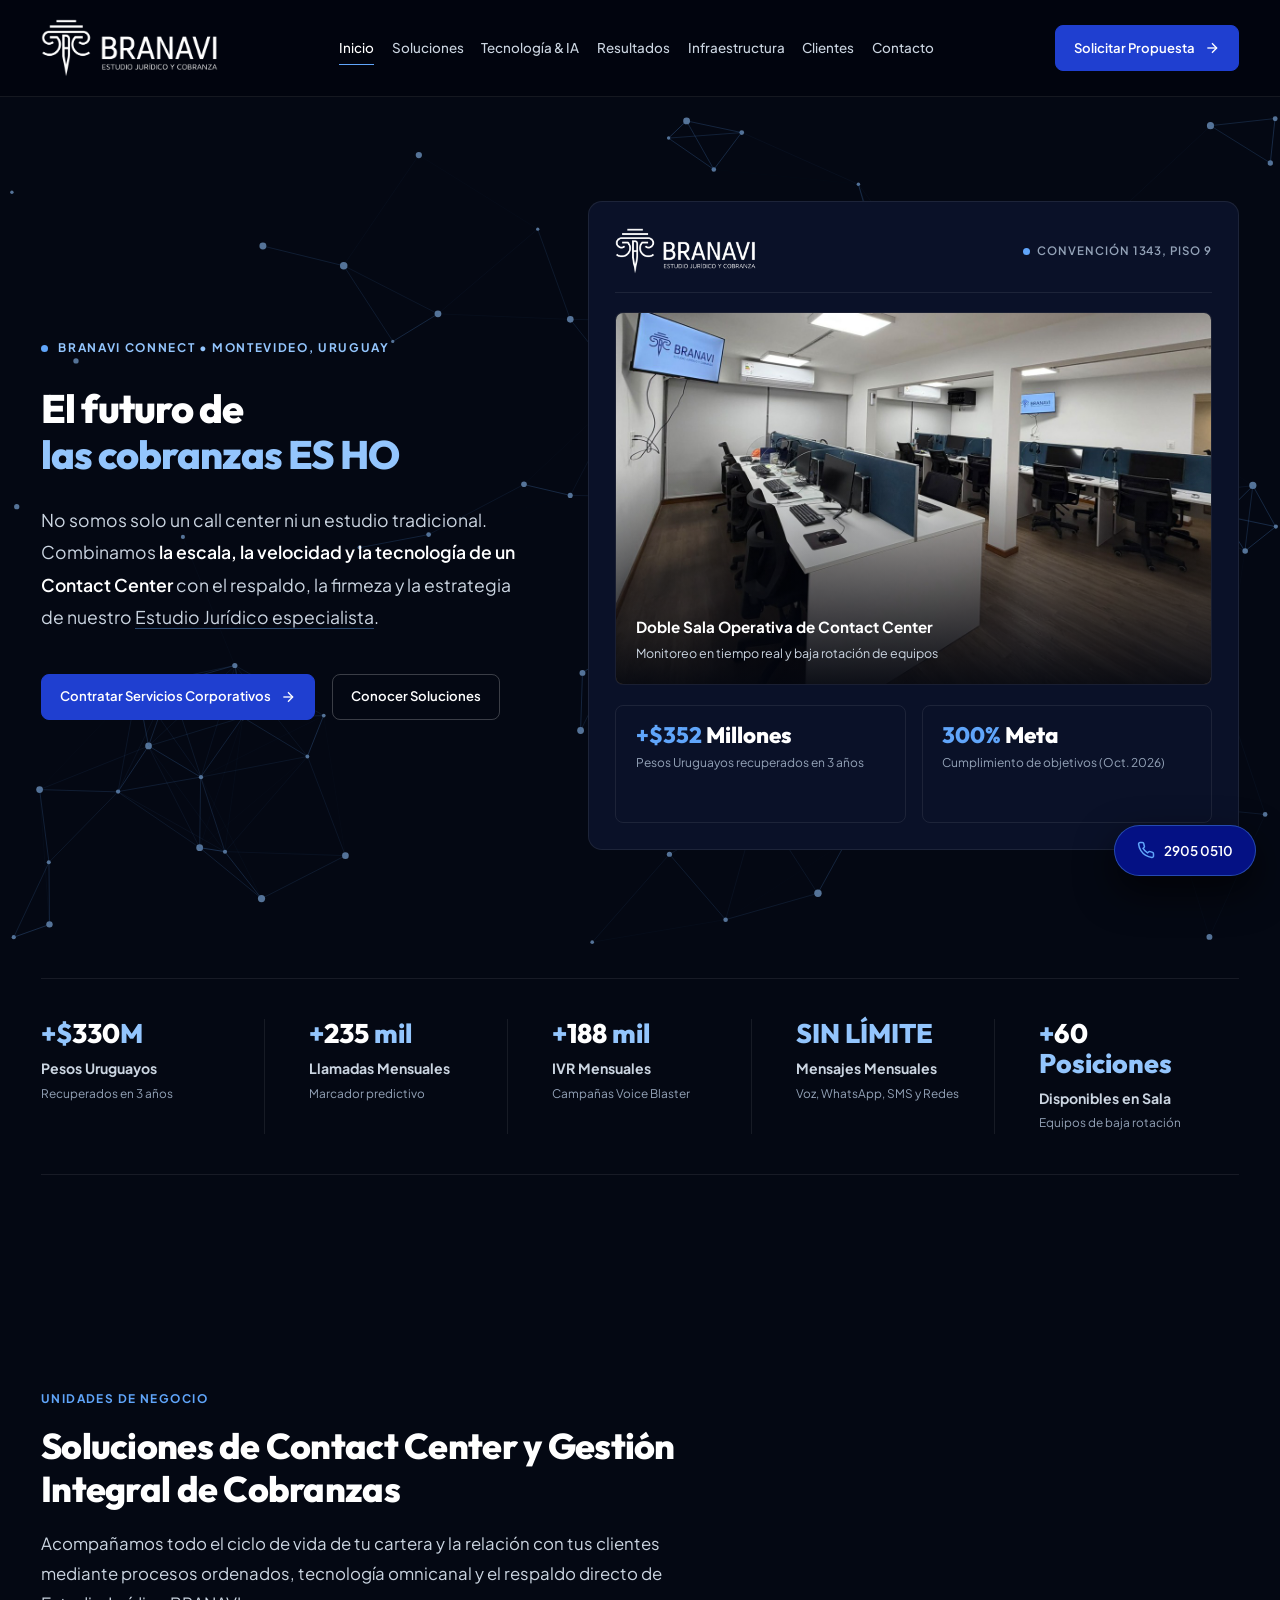
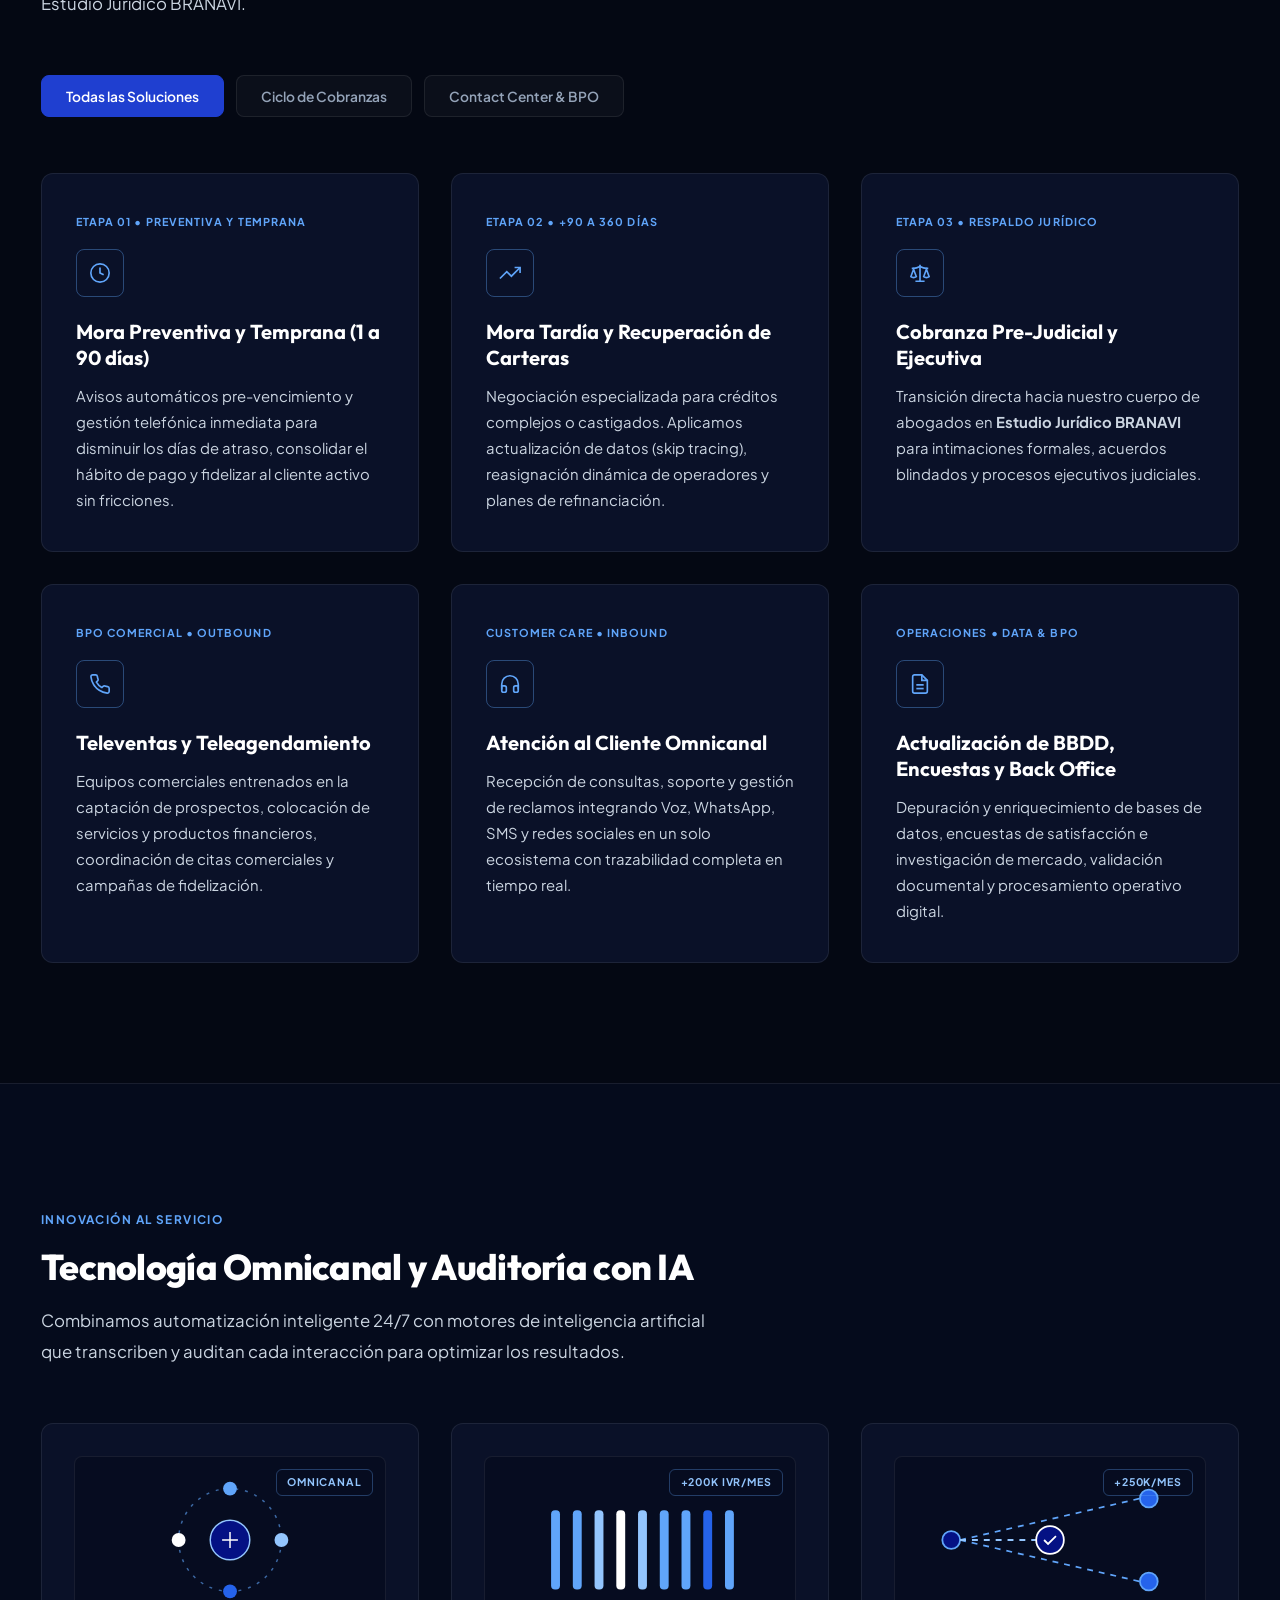
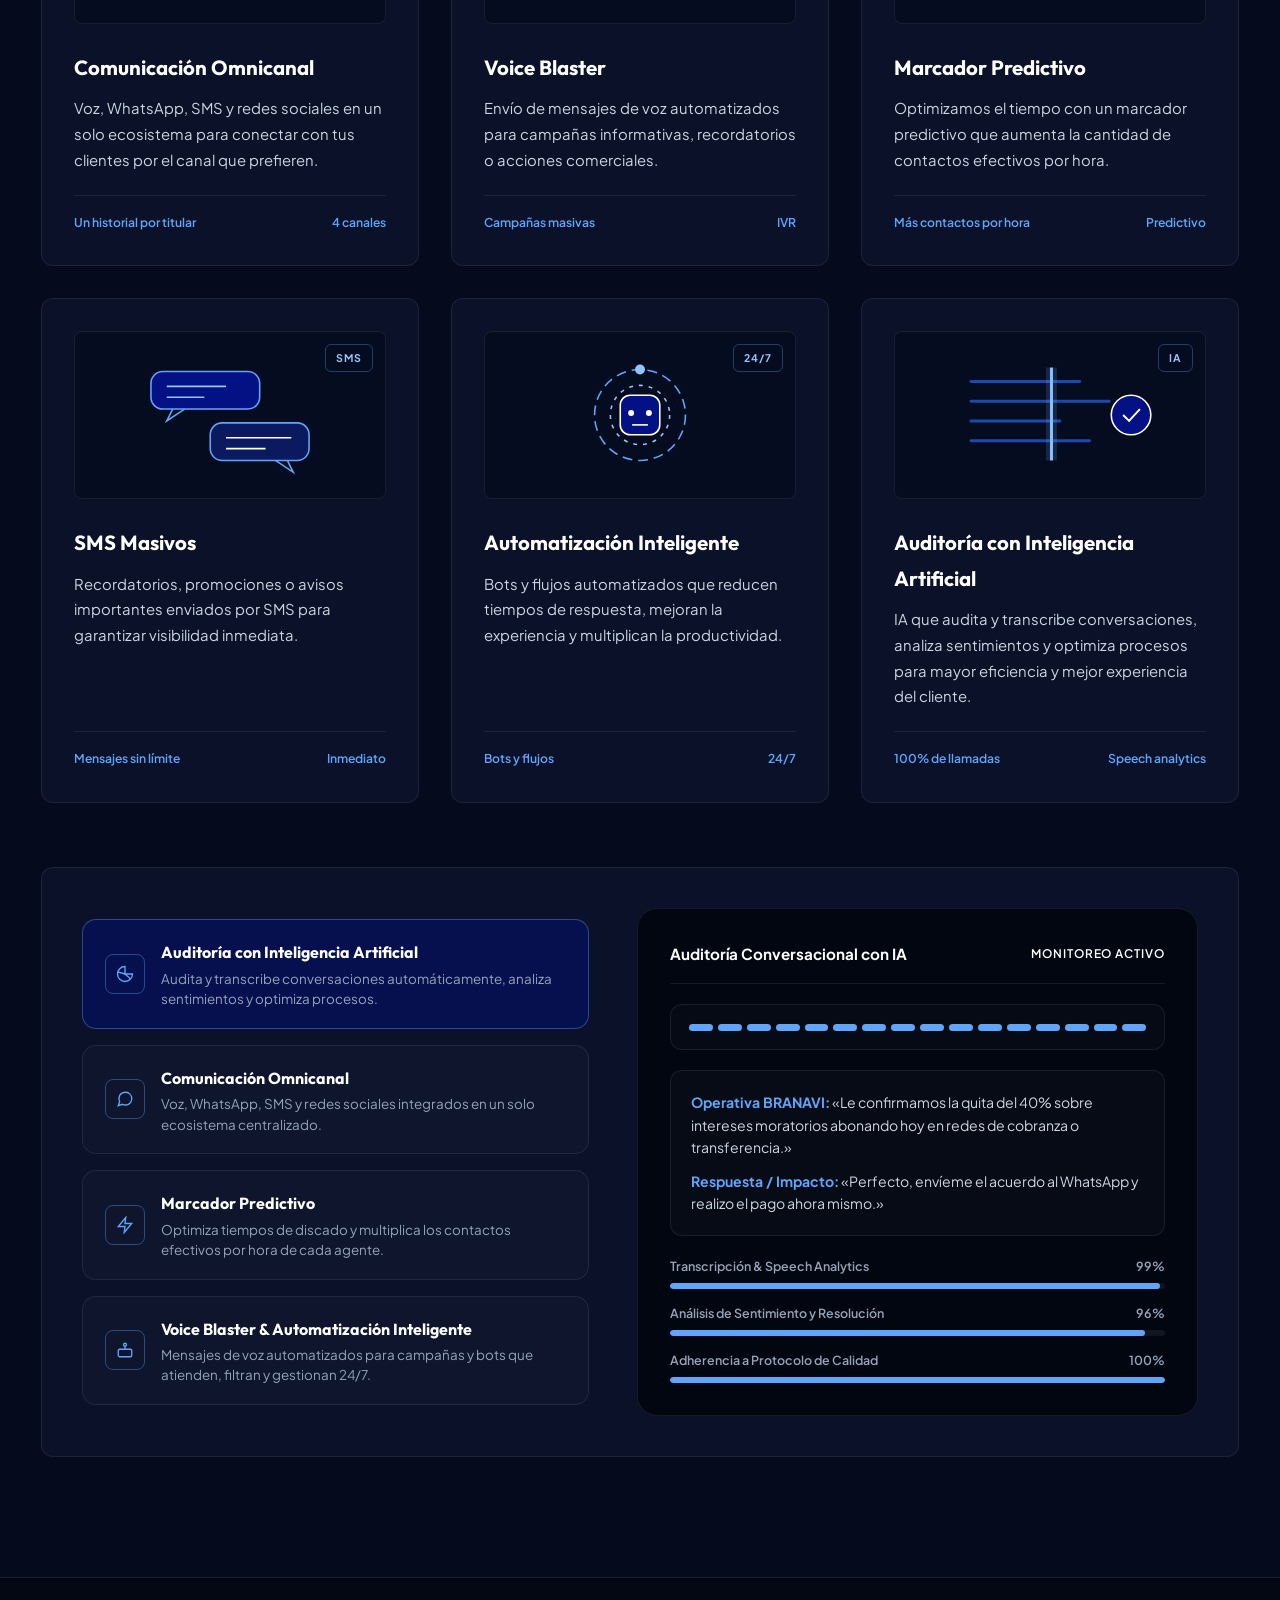
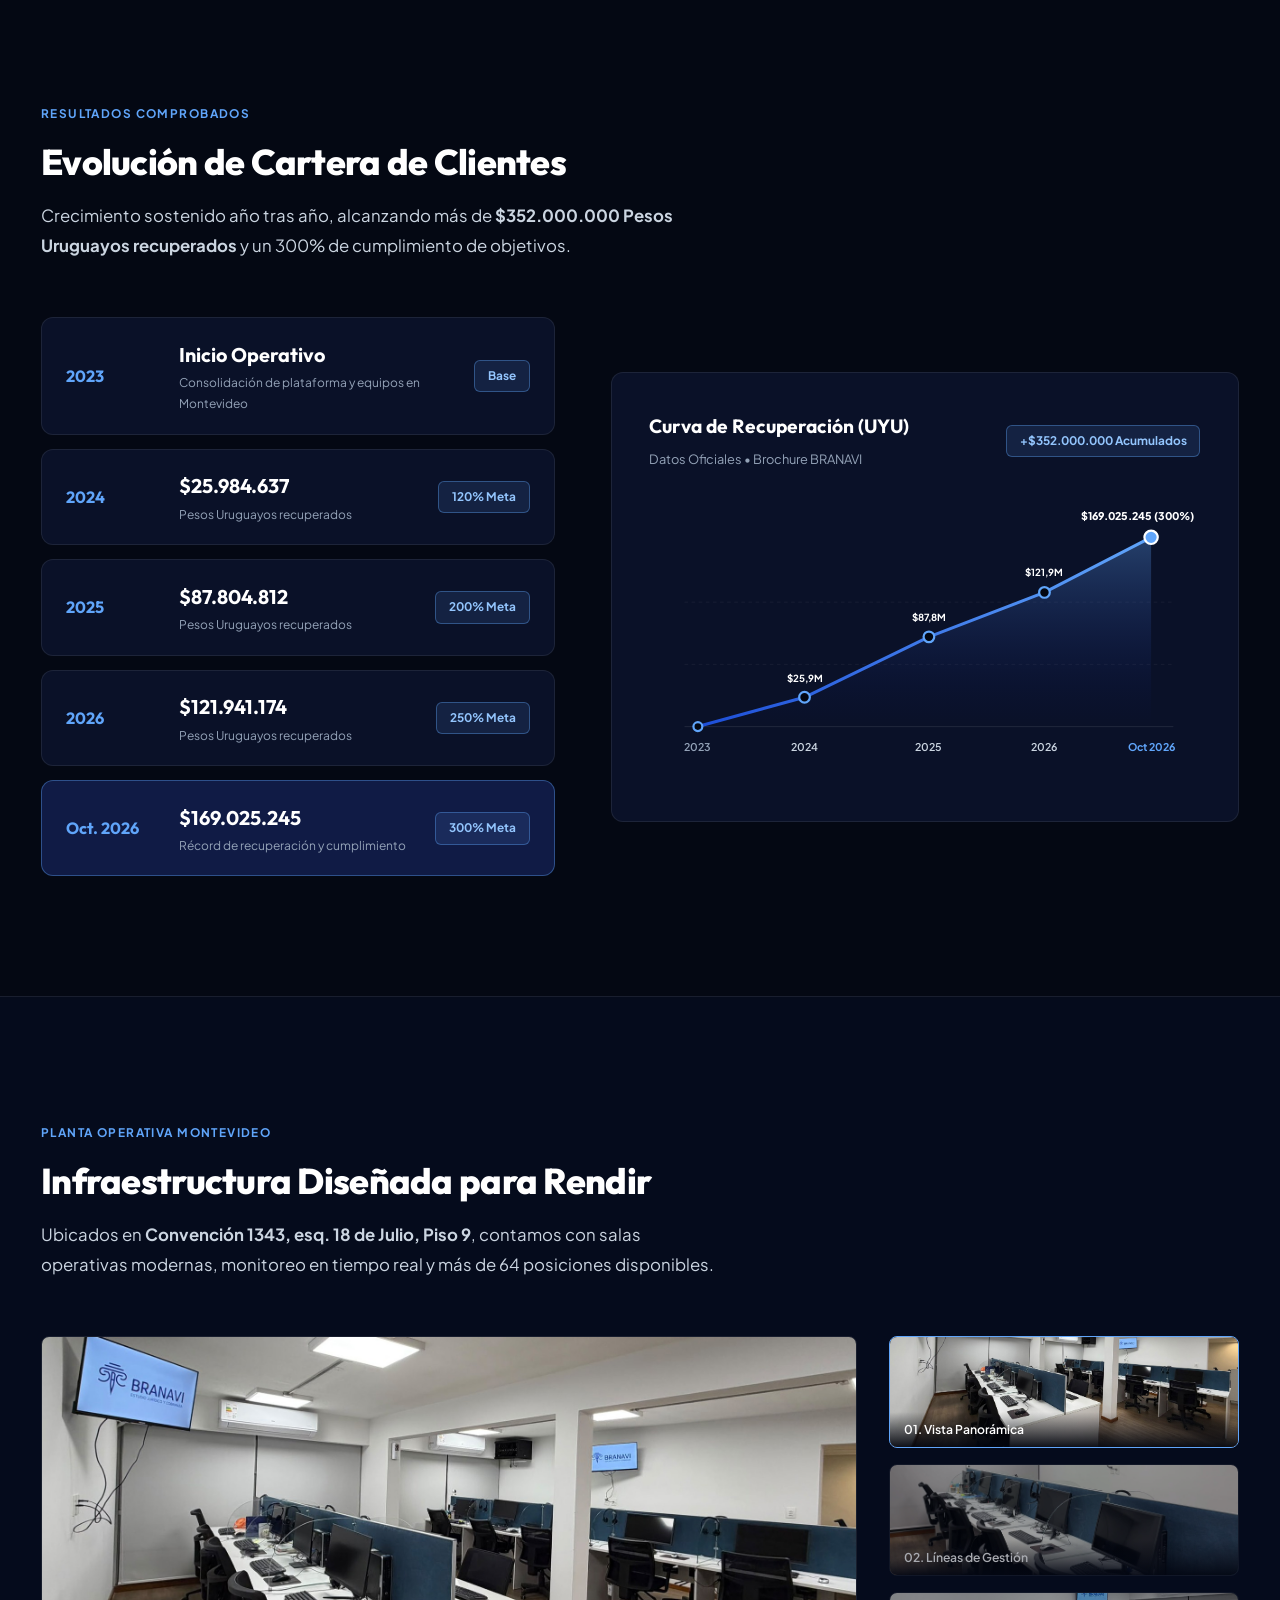
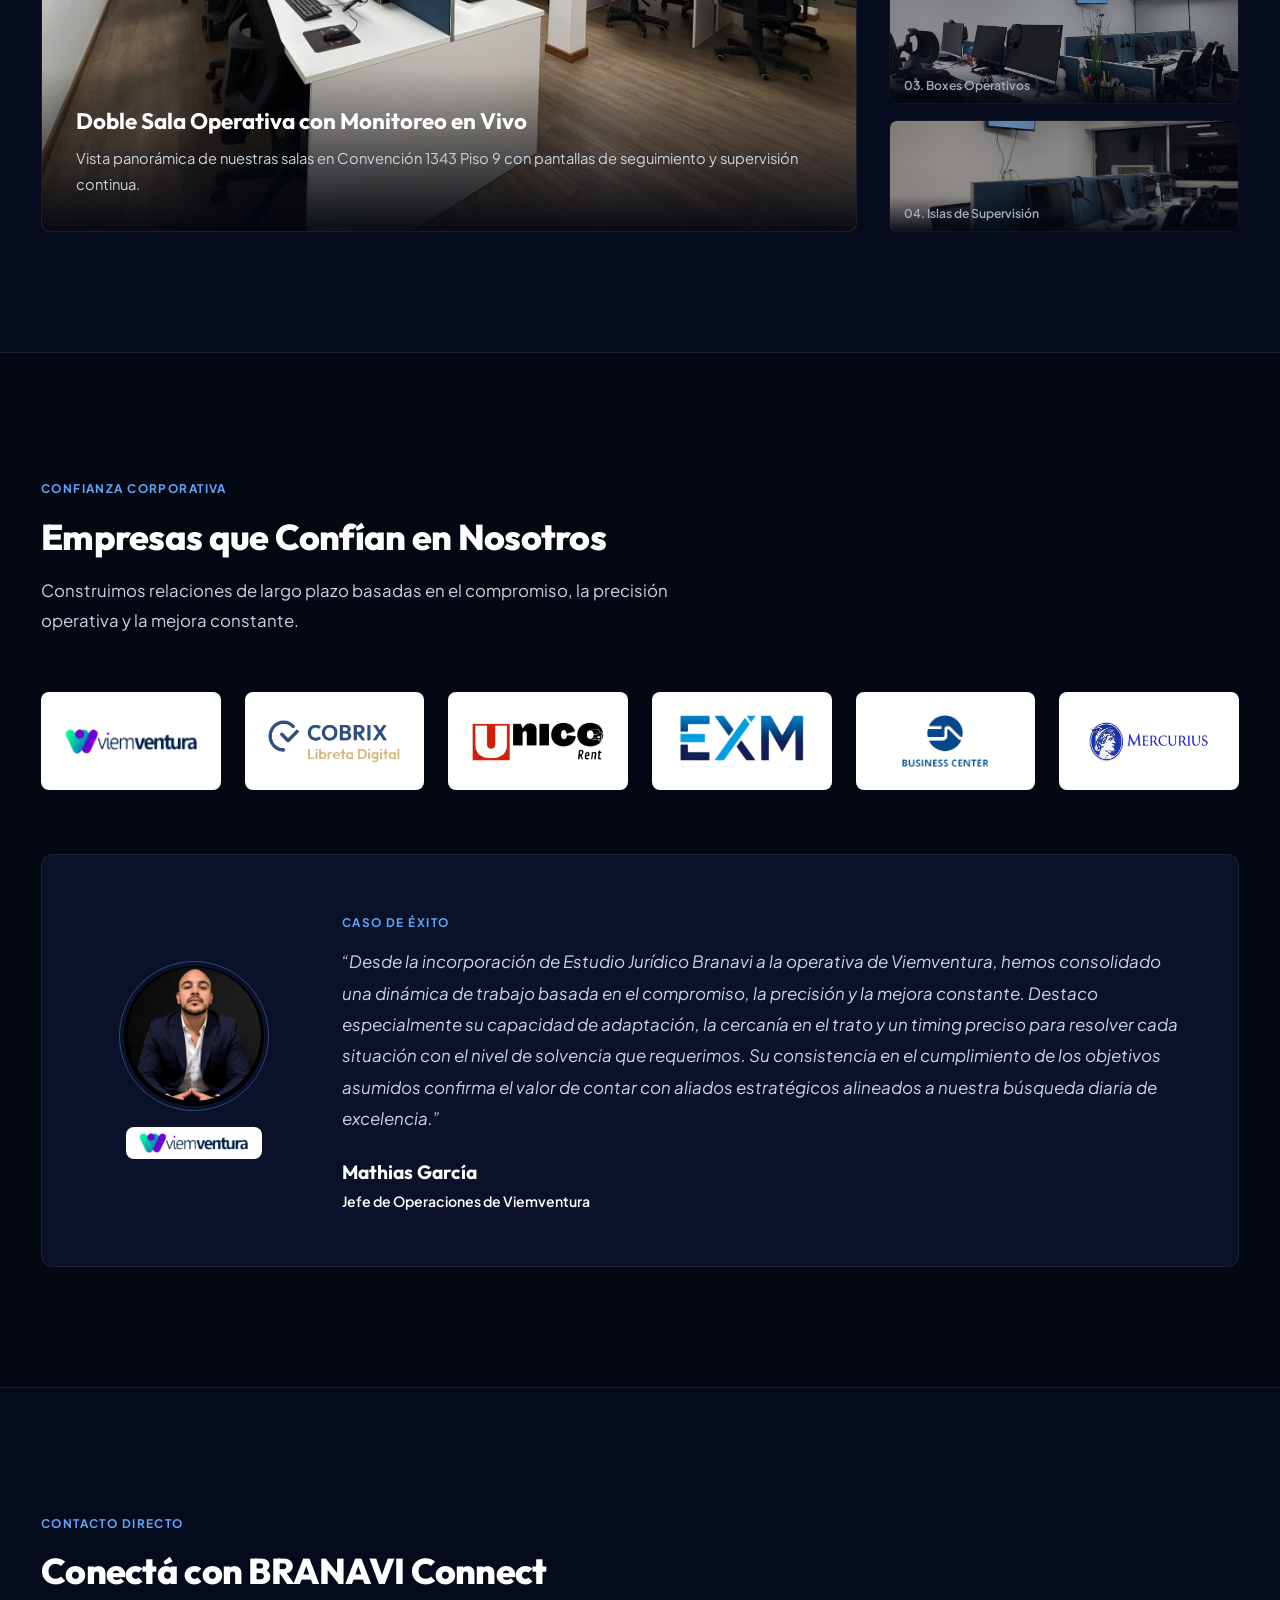
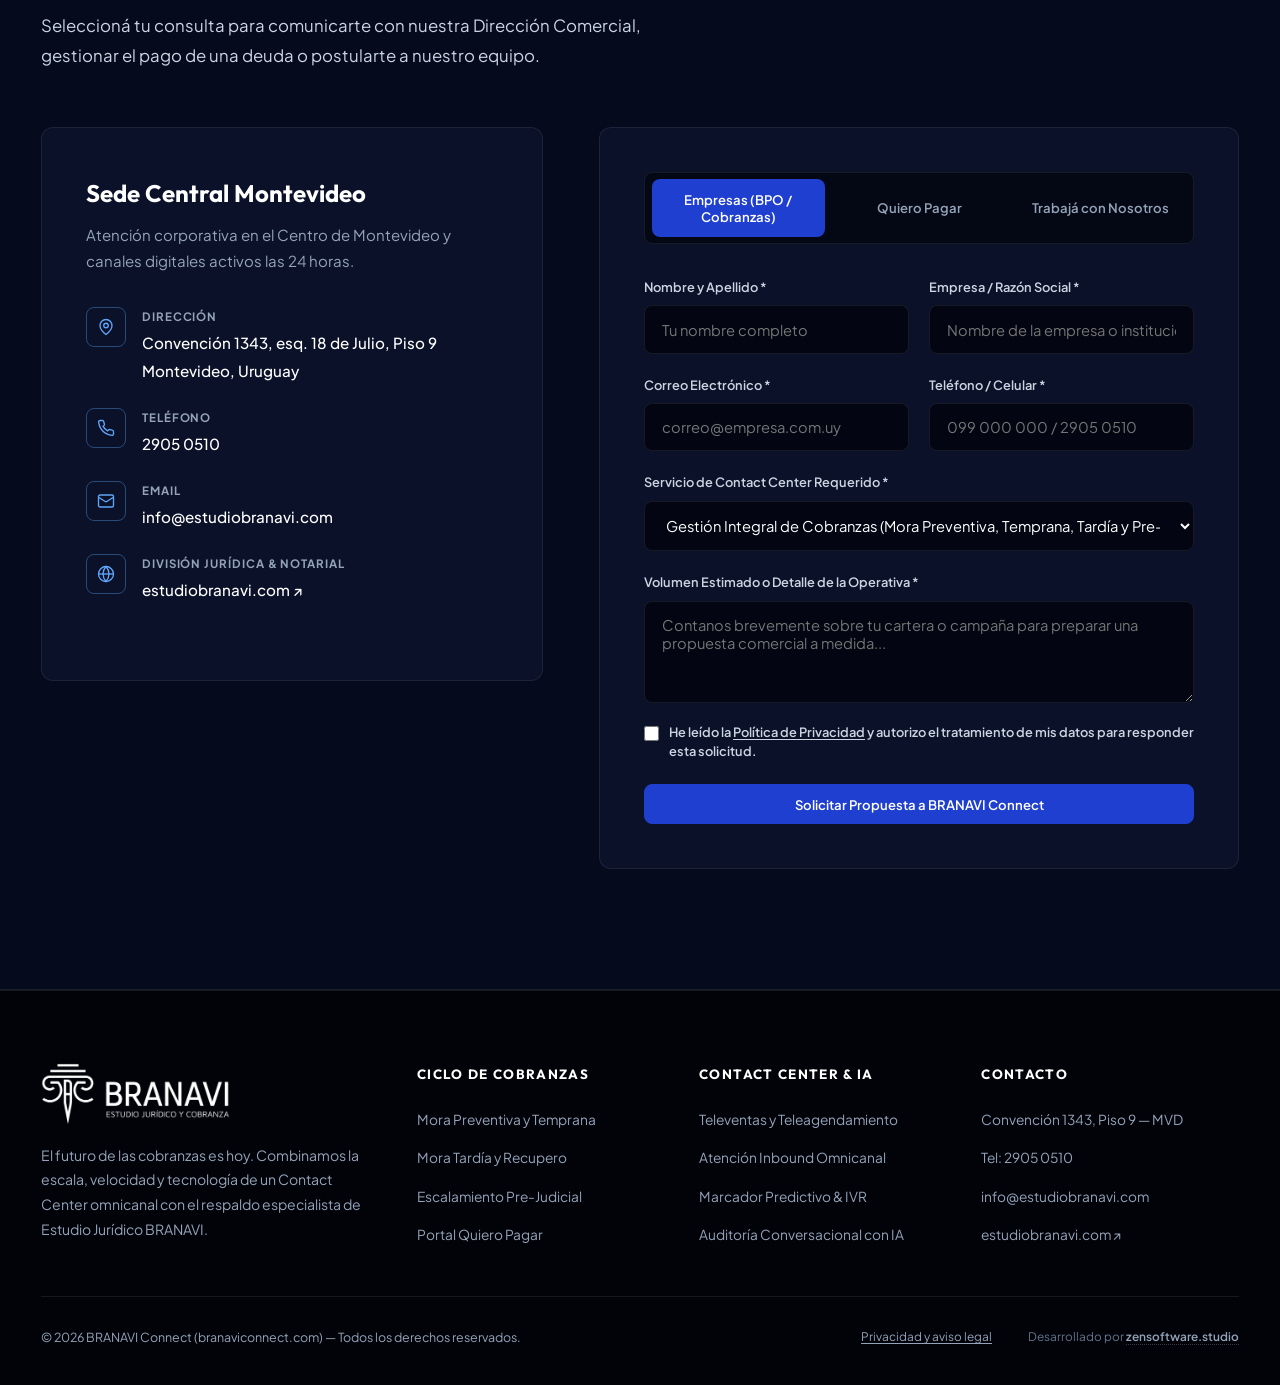
<file: index.html>
<!DOCTYPE html>
<html lang="es">
<head>
  <meta charset="UTF-8" />
  <meta name="viewport" content="width=device-width, initial-scale=1.0" />
  <title>BRANAVI Connect | Contact Center, BPO &amp; Gestión Integral de Cobranzas</title>
  <meta name="description" content="BRANAVI Connect (branaviconnect.com): El futuro de las cobranzas es hoy. Contact Center omnicanal, marcador predictivo, Voice Blaster, auditoría con IA y recupero de activos en Montevideo." />
  <link rel="preconnect" href="https://fonts.googleapis.com" />
  <link rel="preconnect" href="https://fonts.gstatic.com" crossorigin />
  <link href="https://fonts.googleapis.com/css2?family=Outfit:wght@600;700;800&family=Plus+Jakarta+Sans:wght@400;500;600;700&display=swap" rel="stylesheet" />
  <link rel="icon" type="image/x-icon" href="favicon.ico" />
  <link rel="icon" type="image/png" sizes="64x64" href="favicon.png" />
  <link rel="apple-touch-icon" href="apple-touch-icon.png" />
  <link rel="stylesheet" href="styles.css" />
</head>
<body>

  <!-- Barra de progreso sutil superior -->
  <div class="scroll-progress-bar" id="scrollProgress"></div>

  <!-- ========================================================================
       NAVBAR EJECUTIVO LIMPIO Y ESPACIADO
       ======================================================================== -->
  <header class="navbar" id="mainNavbar">
    <div class="container nav-inner">
      <a href="#inicio" class="brand-identity" aria-label="BRANAVI Connect Inicio">
        <img src="assets/logo_branavi_blanco.png" alt="BRANAVI Contact Center y Cobranzas" />
        <div class="brand-tag">
          <strong>Contact Center &amp; BPO</strong>
          <span>branaviconnect.com</span>
        </div>
      </a>

      <nav class="nav-menu" id="navMenu">
        <a href="#inicio" class="active">Inicio</a>
        <a href="#que-hacemos">Soluciones</a>
        <a href="#tecnologia-ia">Tecnología &amp; IA</a>
        <a href="#resultados">Resultados</a>
        <a href="#infraestructura">Infraestructura</a>
        <a href="#clientes">Clientes</a>
        <a href="#contacto">Contacto</a>
      </nav>

      <div class="nav-cta-group">
        <a href="#contacto" class="btn-magnetic btn-glass" data-select-mode="deudor">
          Quiero Pagar
        </a>
        <a href="#contacto" class="btn-magnetic btn-glow" data-select-mode="empresa">
          Solicitar Propuesta
          <svg viewBox="0 0 24 24" fill="none" stroke="currentColor" stroke-width="2"><path d="M5 12h14"/><path d="m12 5 7 7-7 7"/></svg>
        </a>
      </div>

      <button class="mobile-toggle" id="mobileToggle" aria-label="Abrir menú">
        <svg width="22" height="22" viewBox="0 0 24 24" fill="none" stroke="currentColor" stroke-width="2"><line x1="3" x2="21" y1="6" y2="6"/><line x1="3" x2="21" y1="12" y2="12"/><line x1="3" x2="21" y1="18" y2="18"/></svg>
      </button>
    </div>
  </header>

  <!-- ========================================================================
       HERO PRINCIPAL CON MUCHO AIRE Y ELEGANTE
       ======================================================================== -->
  <section class="hero-stage" id="inicio">
    <canvas id="neuralCanvas"></canvas>

    <div class="container hero-grid">
      <div class="hero-copy-col">
        <div class="hero-eyebrow-pill">
          <span class="pulse-dot"></span>
          BRANAVI Connect • Montevideo, Uruguay
        </div>

        <h1 class="hero-headline">
          El futuro de
          <span class="hero-dynamic-slot"><span class="hero-dynamic-word" id="dynamicHeadline">las cobranzas ES HOY.</span></span>
        </h1>

        <p class="hero-description">
          No somos solo un call center ni un estudio tradicional. Combinamos <strong>la escala, la velocidad y la tecnología de un Contact Center</strong> con el respaldo, la firmeza y la estrategia de nuestro <a href="https://estudiobranavi.com" target="_blank" rel="noopener" style="color:var(--brand-accent);border-bottom:1px solid rgba(96,165,250,0.4);">Estudio Jurídico especialista</a>.
        </p>

        <div class="hero-actions">
          <a href="#contacto" class="btn-magnetic btn-glow btn-xl" data-select-mode="empresa">
            Contratar Servicios Corporativos
            <svg viewBox="0 0 24 24" fill="none" stroke="currentColor" stroke-width="2"><path d="M5 12h14"/><path d="m12 5 7 7-7 7"/></svg>
          </a>
          <a href="#que-hacemos" class="btn-magnetic btn-glass btn-xl">
            Conocer Soluciones
          </a>
        </div>
      </div>

      <div class="command-center-wrap">
        <div class="command-center-card" id="heroTiltCard">
          <div class="cc-top-bar">
            <img src="assets/logo_branavi_blanco.png" alt="BRANAVI Oficial" />
            <span class="cc-status-label">
              <span class="pulse-dot"></span>
              Convención 1343, Piso 9
            </span>
          </div>

          <div class="cc-video-showcase">
            <img class="hero-slide is-active" src="assets/hero_1.jpg" alt="Planta Operativa BRANAVI en Montevideo" />
            <img class="hero-slide" src="assets/hero_2.jpg" alt="Equipos de gestión BRANAVI" />
            <img class="hero-slide" src="assets/hero_3.jpg" alt="Boxes operativos BRANAVI" />
            <img class="hero-slide" src="assets/hero_4.jpg" alt="Islas de supervisión BRANAVI" />
            <div class="cc-hud-overlay">
              <div class="cc-hud-bottom">
                <strong id="heroSlideTitle">Doble Sala Operativa de Contact Center</strong>
                <span id="heroSlideTag">Monitoreo en tiempo real y baja rotación de equipos</span>
              </div>
            </div>
          </div>

          <div class="cc-kpi-duo">
            <div class="cc-kpi-box">
              <div class="num"><span>+$352</span> Millones</div>
              <div class="lbl">Pesos Uruguayos recuperados en 3 años</div>
            </div>
            <div class="cc-kpi-box">
              <div class="num"><span>300%</span> Meta</div>
              <div class="lbl">Cumplimiento de objetivos (Oct. 2026)</div>
            </div>
          </div>
        </div>
      </div>
    </div>
  </section>

  <!-- ========================================================================
       INDICADORES AUDITADOS DEL BROCHURE (BANDA LIMPIA Y DESPEJADA)
       ======================================================================== -->
  <section class="counters-section" aria-label="Indicadores Clave BRANAVI">
    <div class="container">
      <div class="counters-grid reveal">
        <div class="counter-card">
          <div class="counter-value">
            <span class="prefix">+$</span><span class="js-counter" data-target="352">352</span><span class="suffix">M</span>
          </div>
          <div class="counter-title">Pesos Uruguayos</div>
          <div class="counter-note">Recuperados en 3 años</div>
        </div>

        <div class="counter-card">
          <div class="counter-value">
            <span class="prefix">+</span><span class="js-counter" data-target="250">250</span><span class="suffix"> mil</span>
          </div>
          <div class="counter-title">Llamadas Mensuales</div>
          <div class="counter-note">Marcador predictivo</div>
        </div>

        <div class="counter-card">
          <div class="counter-value">
            <span class="prefix">+</span><span class="js-counter" data-target="200">200</span><span class="suffix"> mil</span>
          </div>
          <div class="counter-title">IVR Mensuales</div>
          <div class="counter-note">Campañas Voice Blaster</div>
        </div>

        <div class="counter-card">
          <div class="counter-value">
            <span class="prefix">SIN LÍMITE</span>
          </div>
          <div class="counter-title">Mensajes Mensuales</div>
          <div class="counter-note">Voz, WhatsApp, SMS y Redes</div>
        </div>

        <div class="counter-card">
          <div class="counter-value">
            <span class="prefix">+</span><span class="js-counter" data-target="64">64</span><span class="suffix"> Posiciones</span>
          </div>
          <div class="counter-title">Disponibles en Sala</div>
          <div class="counter-note">Equipos de baja rotación</div>
        </div>
      </div>
    </div>
  </section>

  <!-- ========================================================================
       SECCIÓN 1: SOLUCIONES DE CONTACT CENTER & CICLO DE COBRANZAS (6 PILARES)
       ======================================================================== -->
  <section class="section" id="que-hacemos">
    <div class="container">
      <div class="section-head reveal">
        <span class="eyebrow-tag">Unidades de Negocio</span>
        <h2 class="section-title">Soluciones de Contact Center y Gestión Integral de Cobranzas</h2>
        <p class="section-subtitle">
          Acompañamos todo el ciclo de vida de tu cartera y la relación con tus clientes mediante procesos ordenados, tecnología omnicanal y el respaldo directo de <a href="https://estudiobranavi.com" target="_blank" rel="noopener" style="color:var(--brand-accent);">Estudio Jurídico BRANAVI</a>.
        </p>
      </div>

      <div class="ecosystem-switcher reveal" role="tablist">
        <button type="button" class="eco-tab active" data-eco="all">Todas las Soluciones</button>
        <button type="button" class="eco-tab" data-eco="cobranzas">Ciclo de Cobranzas</button>
        <button type="button" class="eco-tab" data-eco="bpo">Contact Center &amp; BPO</button>
      </div>

      <div class="cards-3d-grid" id="ecosystemGrid">
        <!-- 1. Mora Preventiva y Temprana -->
        <article class="tilt-card reveal" data-eco-cat="cobranzas">
          <span class="card-division-pill">Etapa 01 • Preventiva y Temprana</span>
          <div class="card-icon-wrap">
            <svg viewBox="0 0 24 24" fill="none" stroke="currentColor" stroke-width="1.8"><circle cx="12" cy="12" r="10"/><polyline points="12 6 12 12 16 14"/></svg>
          </div>
          <h3>Mora Preventiva y Temprana (1 a 90 días)</h3>
          <p>
            Avisos automáticos pre-vencimiento y gestión telefónica inmediata para disminuir los días de atraso, consolidar el hábito de pago y fidelizar al cliente activo sin fricciones.
          </p>
        </article>

        <!-- 2. Mora Tardía y Administración de Carteras -->
        <article class="tilt-card reveal" data-eco-cat="cobranzas">
          <span class="card-division-pill">Etapa 02 • +90 a 360 Días</span>
          <div class="card-icon-wrap">
            <svg viewBox="0 0 24 24" fill="none" stroke="currentColor" stroke-width="1.8"><polyline points="23 6 13.5 15.5 8.5 10.5 1 18"/><polyline points="17 6 23 6 23 12"/></svg>
          </div>
          <h3>Mora Tardía y Recuperación de Carteras</h3>
          <p>
            Negociación especializada para créditos complejos o castigados. Aplicamos actualización de datos (skip tracing), reasignación dinámica de operadores y planes de refinanciación.
          </p>
        </article>

        <!-- 3. Escalamiento Pre-Judicial y Judicial -->
        <article class="tilt-card reveal" data-eco-cat="cobranzas">
          <span class="card-division-pill">Etapa 03 • Respaldo Jurídico</span>
          <div class="card-icon-wrap">
            <svg viewBox="0 0 24 24" fill="none" stroke="currentColor" stroke-width="1.8"><path d="m16 16 3-8 3 8c-.87.65-1.92 1-3 1s-2.13-.35-3-1Z"/><path d="m2 16 3-8 3 8c-.87.65-1.92 1-3 1s-2.13-.35-3-1Z"/><path d="M7 21h10"/><path d="M12 3v18"/><path d="M3 7h2c2 0 5-1 7-2 2 1 5 2 7 2h2"/></svg>
          </div>
          <h3>Cobranza Pre-Judicial y Ejecutiva</h3>
          <p>
            Transición directa hacia nuestro cuerpo de abogados en <strong>Estudio Jurídico BRANAVI</strong> para intimaciones formales, acuerdos blindados y procesos ejecutivos judiciales.
          </p>
        </article>

        <!-- 4. Televentas y Teleagendamiento -->
        <article class="tilt-card reveal" data-eco-cat="bpo">
          <span class="card-division-pill">BPO Comercial • Outbound</span>
          <div class="card-icon-wrap">
            <svg viewBox="0 0 24 24" fill="none" stroke="currentColor" stroke-width="1.8"><path d="M22 16.92v3a2 2 0 0 1-2.18 2 19.79 19.79 0 0 1-8.63-3.07 19.5 19.5 0 0 1-6-6 19.79 19.79 0 0 1-3.07-8.67A2 2 0 0 1 4.11 2h3a2 2 0 0 1 2 1.72 12.84 12.84 0 0 0 .7 2.81 2 2 0 0 1-.45 2.11L8.09 9.91a16 16 0 0 0 6 6l1.27-1.27a2 2 0 0 1 2.11-.45 12.84 12.84 0 0 0 2.81.7A2 2 0 0 1 22 16.92z"/></svg>
          </div>
          <h3>Televentas y Teleagendamiento</h3>
          <p>
            Equipos comerciales entrenados en la captación de prospectos, colocación de servicios y productos financieros, coordinación de citas comerciales y campañas de fidelización.
          </p>
        </article>

        <!-- 5. Atención al Cliente Omnicanal -->
        <article class="tilt-card reveal" data-eco-cat="bpo">
          <span class="card-division-pill">Customer Care • Inbound</span>
          <div class="card-icon-wrap">
            <svg viewBox="0 0 24 24" fill="none" stroke="currentColor" stroke-width="1.8"><path d="M3 18v-6a9 9 0 0 1 18 0v6"/><path d="M21 19a2 2 0 0 1-2 2h-1a2 2 0 0 1-2-2v-3a2 2 0 0 1 2-2h3zM3 19a2 2 0 0 0 2 2h1a2 2 0 0 0 2-2v-3a2 2 0 0 0-2-2H3z"/></svg>
          </div>
          <h3>Atención al Cliente Omnicanal</h3>
          <p>
            Recepción de consultas, soporte y gestión de reclamos integrando Voz, WhatsApp, SMS y redes sociales en un solo ecosistema con trazabilidad completa en tiempo real.
          </p>
        </article>

        <!-- 6. Actualización de BBDD, Encuestas y Back Office -->
        <article class="tilt-card reveal" data-eco-cat="bpo">
          <span class="card-division-pill">Operaciones • Data &amp; BPO</span>
          <div class="card-icon-wrap">
            <svg viewBox="0 0 24 24" fill="none" stroke="currentColor" stroke-width="1.8"><path d="M14 2H6a2 2 0 0 0-2 2v16a2 2 0 0 0 2 2h12a2 2 0 0 0 2-2V8z"/><polyline points="14 2 14 8 20 8"/><line x1="16" x2="8" y1="13" y2="13"/><line x1="16" x2="8" y1="17" y2="17"/></svg>
          </div>
          <h3>Actualización de BBDD, Encuestas y Back Office</h3>
          <p>
            Depuración y enriquecimiento de bases de datos, encuestas de satisfacción e investigación de mercado, validación documental y procesamiento operativo digital.
          </p>
        </article>
      </div>
    </div>
  </section>

  <!-- ========================================================================
       SECCIÓN 2: INNOVACIÓN AL SERVICIO & CONSOLA DE AUDITORÍA IA
       ======================================================================== -->
  <section class="section section-glass" id="tecnologia-ia">
    <div class="container">
      <div class="section-head reveal">
        <span class="eyebrow-tag">Innovación al Servicio</span>
        <h2 class="section-title">Tecnología Omnicanal y Auditoría con IA</h2>
        <p class="section-subtitle">
          Combinamos automatización inteligente 24/7 con motores de inteligencia artificial que transcriben y auditan cada interacción para optimizar los resultados.
        </p>
      </div>

      <div class="tech-bento-grid">
        <!-- 1 Omnicanal -->
        <article class="tech-module-card reveal">
          <div class="tech-visual-stage">
            <span class="tech-stage-badge">Omnicanal</span>
            <svg viewBox="0 0 300 168" fill="none" stroke="#60a5fa" stroke-width="1.5">
              <g class="svg-orbit-ring" style="transform-origin:150px 84px"><circle cx="150" cy="84" r="52" stroke-dasharray="3 7" opacity=".6"/>
                <circle cx="150" cy="32" r="7" fill="#60a5fa" stroke="none"/><circle cx="202" cy="84" r="7" fill="#93c5fd" stroke="none"/><circle cx="150" cy="136" r="7" fill="#2563eb" stroke="none"/><circle cx="98" cy="84" r="7" fill="#ffffff" stroke="none"/></g>
              <circle class="svg-pulse-node" cx="150" cy="84" r="20" fill="#041184" stroke="#93c5fd"/>
              <path d="M142 84h16M150 76v16" stroke="#fff"/>
            </svg>
          </div>
          <h3>Comunicación Omnicanal</h3>
          <p>Voz, WhatsApp, SMS y redes sociales en un solo ecosistema para conectar con tus clientes por el canal que prefieren.</p>
          <div class="tech-module-meta"><span>Un historial por titular</span><span>4 canales</span></div>
        </article>
        <!-- 2 Voice Blaster -->
        <article class="tech-module-card reveal">
          <div class="tech-visual-stage">
            <span class="tech-stage-badge">+200k IVR/mes</span>
            <svg viewBox="0 0 300 168" fill="#60a5fa" stroke="none">
              <g transform="translate(60 34)">
                <rect class="svg-wave-bar" x="0" y="20" width="9" height="80" rx="4" style="animation-delay:.0s"/>
                <rect class="svg-wave-bar" x="22" y="20" width="9" height="80" rx="4" style="animation-delay:.15s"/>
                <rect class="svg-wave-bar" x="44" y="20" width="9" height="80" rx="4" style="animation-delay:.3s" fill="#93c5fd"/>
                <rect class="svg-wave-bar" x="66" y="20" width="9" height="80" rx="4" style="animation-delay:.45s" fill="#fff"/>
                <rect class="svg-wave-bar" x="88" y="20" width="9" height="80" rx="4" style="animation-delay:.6s" fill="#93c5fd"/>
                <rect class="svg-wave-bar" x="110" y="20" width="9" height="80" rx="4" style="animation-delay:.75s"/>
                <rect class="svg-wave-bar" x="132" y="20" width="9" height="80" rx="4" style="animation-delay:.9s"/>
                <rect class="svg-wave-bar" x="154" y="20" width="9" height="80" rx="4" style="animation-delay:1.05s" fill="#2563eb"/>
                <rect class="svg-wave-bar" x="176" y="20" width="9" height="80" rx="4" style="animation-delay:1.2s"/>
              </g>
            </svg>
          </div>
          <h3>Voice Blaster</h3>
          <p>Envío de mensajes de voz automatizados para campañas informativas, recordatorios o acciones comerciales.</p>
          <div class="tech-module-meta"><span>Campañas masivas</span><span>IVR</span></div>
        </article>
        <!-- 3 Marcador Predictivo -->
        <article class="tech-module-card reveal">
          <div class="tech-visual-stage">
            <span class="tech-stage-badge">+250k/mes</span>
            <svg viewBox="0 0 300 168" fill="none" stroke="#60a5fa" stroke-width="1.8">
              <circle cx="50" cy="84" r="9" fill="#041184"/><circle cx="250" cy="42" r="9" fill="#2563eb"/><circle cx="250" cy="126" r="9" fill="#2563eb"/>
              <path class="svg-signal-dash" d="M59 84 L241 42"/><path class="svg-signal-dash" d="M59 84 L241 126" style="animation-delay:.5s"/>
              <path class="svg-signal-dash" d="M59 84 H150" stroke="#93c5fd"/>
              <circle class="svg-pulse-node" cx="150" cy="84" r="14" fill="#041184" stroke="#fff"/>
              <path d="M144 84l4 4 8-8" stroke="#fff"/>
            </svg>
          </div>
          <h3>Marcador Predictivo</h3>
          <p>Optimizamos el tiempo con un marcador predictivo que aumenta la cantidad de contactos efectivos por hora.</p>
          <div class="tech-module-meta"><span>Más contactos por hora</span><span>Predictivo</span></div>
        </article>
        <!-- 4 SMS -->
        <article class="tech-module-card reveal">
          <div class="tech-visual-stage">
            <span class="tech-stage-badge">SMS</span>
            <svg viewBox="0 0 300 168" fill="none" stroke="#60a5fa" stroke-width="1.6">
              <rect x="70" y="40" width="110" height="38" rx="12" fill="#041184"/><path d="M92 78l-6 12 18-12"/><path d="M86 55h60M86 66h38" stroke="#93c5fd"/>
              <g class="svg-pulse-node"><rect x="130" y="92" width="100" height="38" rx="12" fill="#0b1a5e"/><path d="M208 130l6 12-18-12"/><path d="M146 107h66M146 118h40" stroke="#fff"/></g>
            </svg>
          </div>
          <h3>SMS Masivos</h3>
          <p>Recordatorios, promociones o avisos importantes enviados por SMS para garantizar visibilidad inmediata.</p>
          <div class="tech-module-meta"><span>Mensajes sin límite</span><span>Inmediato</span></div>
        </article>
        <!-- 5 Automatización -->
        <article class="tech-module-card reveal">
          <div class="tech-visual-stage">
            <span class="tech-stage-badge">24/7</span>
            <svg viewBox="0 0 300 168" fill="none" stroke="#60a5fa" stroke-width="1.6">
              <g class="svg-orbit-ring" style="transform-origin:150px 84px"><circle cx="150" cy="84" r="46" stroke-dasharray="10 6"/><circle cx="150" cy="38" r="5" fill="#93c5fd" stroke="none"/></g>
              <g class="svg-orbit-ring" style="transform-origin:150px 84px;animation-direction:reverse;animation-duration:10s"><circle cx="150" cy="84" r="30" stroke="#93c5fd" stroke-dasharray="4 6"/></g>
              <rect class="svg-pulse-node" x="130" y="64" width="40" height="40" rx="10" fill="#041184" stroke="#fff"/>
              <circle cx="141" cy="82" r="3" fill="#fff" stroke="none"/><circle cx="159" cy="82" r="3" fill="#fff" stroke="none"/><path d="M142 94h16" stroke="#fff"/>
            </svg>
          </div>
          <h3>Automatización Inteligente</h3>
          <p>Bots y flujos automatizados que reducen tiempos de respuesta, mejoran la experiencia y multiplican la productividad.</p>
          <div class="tech-module-meta"><span>Bots y flujos</span><span>24/7</span></div>
        </article>
        <!-- 6 Auditoría IA -->
        <article class="tech-module-card reveal">
          <div class="tech-visual-stage">
            <span class="tech-stage-badge">IA</span>
            <svg viewBox="0 0 300 168" fill="none" stroke="#60a5fa" stroke-width="1.6">
              <path d="M70 50h110M70 70h140M70 90h90M70 110h120" stroke="#2563eb" stroke-width="3" stroke-linecap="round" opacity=".7"/>
              <g class="svg-scan-beam"><rect x="150" y="36" width="3" height="94" fill="#93c5fd" stroke="none"/><rect x="146" y="36" width="11" height="94" fill="#60a5fa" opacity=".18" stroke="none"/></g>
              <circle class="svg-pulse-node" cx="232" cy="84" r="20" fill="#041184" stroke="#fff"/><path d="M224 84l6 6 11-12" stroke="#fff" stroke-width="2"/>
            </svg>
          </div>
          <h3>Auditoría con Inteligencia Artificial</h3>
          <p>IA que audita y transcribe conversaciones, analiza sentimientos y optimiza procesos para mayor eficiencia y mejor experiencia del cliente.</p>
          <div class="tech-module-meta"><span>100% de llamadas</span><span>Speech analytics</span></div>
        </article>
      </div>

      <div class="ai-engine-layout">
        <div class="ai-FeatureList reveal">
          <div class="ai-feature-item active"
               data-ai-title="Auditoría Conversacional con IA"
               data-ai-agent="«Le confirmamos la quita del 40% sobre intereses moratorios abonando hoy en redes de cobranza o transferencia.»"
               data-ai-client="«Perfecto, envíeme el acuerdo al WhatsApp y realizo el pago ahora mismo.»"
               data-ai-score1="99%"
               data-ai-score2="96%"
               data-ai-score3="100%">
            <div class="ai-feat-icon">
              <svg viewBox="0 0 24 24" fill="none" stroke="currentColor" stroke-width="1.8"><path d="M12 2a10 10 0 1 0 10 10H12V2z"/><path d="M12 12 2.1 9.1"/><path d="m12 12 7.5 6.6"/></svg>
            </div>
            <div>
              <h4>Auditoría con Inteligencia Artificial</h4>
              <p>Audita y transcribe conversaciones automáticamente, analiza sentimientos y optimiza procesos.</p>
            </div>
          </div>

          <div class="ai-feature-item"
               data-ai-title="Comunicación Omnicanal Unificada"
               data-ai-agent="«Integración sincronizada de Voz, WhatsApp, SMS y redes sociales en un único historial por titular.»"
               data-ai-client="«Respuesta inmediata por el canal preferido del usuario con mensajería mensual sin límite.»"
               data-ai-score1="100%"
               data-ai-score2="95%"
               data-ai-score3="98%">
            <div class="ai-feat-icon">
              <svg viewBox="0 0 24 24" fill="none" stroke="currentColor" stroke-width="1.8"><path d="M21 11.5a8.38 8.38 0 0 1-.9 3.8 8.5 8.5 0 0 1-7.6 4.7 8.38 8.38 0 0 1-3.8-.9L3 21l1.9-5.7a8.38 8.38 0 0 1-.9-3.8 8.5 8.5 0 0 1 4.7-7.6 8.38 8.38 0 0 1 3.8-.9h.5a8.48 8.48 0 0 1 8 8v.5z"/></svg>
            </div>
            <div>
              <h4>Comunicación Omnicanal</h4>
              <p>Voz, WhatsApp, SMS y redes sociales integrados en un solo ecosistema centralizado.</p>
            </div>
          </div>

          <div class="ai-feature-item"
               data-ai-title="Marcador Predictivo (+250k Llamadas/Mes)"
               data-ai-agent="«Algoritmo predictivo activo: filtrando líneas sin respuesta y conectando solo llamadas contestadas en vivo.»"
               data-ai-client="«Optimización de tiempos operativos y máxima tasa de contactos efectivos por hora.»"
               data-ai-score1="98%"
               data-ai-score2="97%"
               data-ai-score3="100%">
            <div class="ai-feat-icon">
              <svg viewBox="0 0 24 24" fill="none" stroke="currentColor" stroke-width="1.8"><polygon points="13 2 3 14 12 14 11 22 21 10 12 10 13 2"/></svg>
            </div>
            <div>
              <h4>Marcador Predictivo</h4>
              <p>Optimiza tiempos de discado y multiplica los contactos efectivos por hora de cada agente.</p>
            </div>
          </div>

          <div class="ai-feature-item"
               data-ai-title="Voice Blaster & Automatización 24/7"
               data-ai-agent="«Campaña Voice Blaster (+200k IVR/mes) y Bots conversacionales atendiendo y filtrando consultas 24/7.»"
               data-ai-client="«Autogestión continua de acuerdos de pago y derivación inteligente a operadores en sala.»"
               data-ai-score1="100%"
               data-ai-score2="94%"
               data-ai-score3="100%">
            <div class="ai-feat-icon">
              <svg viewBox="0 0 24 24" fill="none" stroke="currentColor" stroke-width="1.8"><rect width="18" height="10" x="3" y="11" rx="2"/><circle cx="12" cy="5" r="2"/><path d="M12 7v4"/></svg>
            </div>
            <div>
              <h4>Voice Blaster &amp; Automatización Inteligente</h4>
              <p>Mensajes de voz automatizados para campañas y bots que atienden, filtran y gestionan 24/7.</p>
            </div>
          </div>
        </div>

        <div class="ai-console-card reveal">
          <div class="ai-console-header">
            <strong id="aiConsoleTitle" style="font-size:0.95rem;color:var(--text-white);">Auditoría Conversacional con IA</strong>
            <span style="font-size:0.74rem;color:var(--brand-accent);font-weight:600;letter-spacing:0.08em;text-transform:uppercase;">Monitoreo Activo</span>
          </div>

          <div class="ai-waveform-bars" aria-hidden="true">
            <span style="animation-delay:0.05s"></span>
            <span style="animation-delay:0.2s"></span>
            <span style="animation-delay:0.35s"></span>
            <span style="animation-delay:0.1s"></span>
            <span style="animation-delay:0.45s"></span>
            <span style="animation-delay:0.25s"></span>
            <span style="animation-delay:0.15s"></span>
            <span style="animation-delay:0.4s"></span>
            <span style="animation-delay:0.08s"></span>
            <span style="animation-delay:0.3s"></span>
            <span style="animation-delay:0.5s"></span>
            <span style="animation-delay:0.18s"></span>
            <span style="animation-delay:0.38s"></span>
            <span style="animation-delay:0.12s"></span>
            <span style="animation-delay:0.28s"></span>
            <span style="animation-delay:0.42s"></span>
          </div>

          <div class="ai-transcript-box">
            <p class="ai-transcript-line" id="aiLineAgent">
              <strong>Operativa BRANAVI:</strong> «Le confirmamos la quita del 40% sobre intereses moratorios abonando hoy en redes de cobranza o transferencia.»
            </p>
            <p class="ai-transcript-line" id="aiLineClient">
              <strong>Respuesta / Impacto:</strong> «Perfecto, envíeme el acuerdo al WhatsApp y realizo el pago ahora mismo.»
            </p>
          </div>

          <div class="ai-metrics-meters">
            <div class="ai-meter-row">
              <div class="ai-meter-label">
                <span>Transcripción &amp; Speech Analytics</span>
                <span id="aiScore1">99%</span>
              </div>
              <div class="ai-meter-track">
                <div class="ai-meter-fill" id="aiBar1" style="width:99%;"></div>
              </div>
            </div>

            <div class="ai-meter-row">
              <div class="ai-meter-label">
                <span>Análisis de Sentimiento y Resolución</span>
                <span id="aiScore2">96%</span>
              </div>
              <div class="ai-meter-track">
                <div class="ai-meter-fill" id="aiBar2" style="width:96%;"></div>
              </div>
            </div>

            <div class="ai-meter-row">
              <div class="ai-meter-label">
                <span>Adherencia a Protocolo de Calidad</span>
                <span id="aiScore3">100%</span>
              </div>
              <div class="ai-meter-track">
                <div class="ai-meter-fill" id="aiBar3" style="width:100%;"></div>
              </div>
            </div>
          </div>
        </div>
      </div>
    </div>
  </section>

  <!-- ========================================================================
       SECCIÓN 3: CURVA DE CRECIMIENTO AUDITADA (2023 - OCTUBRE 2026)
       ======================================================================== -->
  <section class="section" id="resultados">
    <div class="container">
      <div class="section-head reveal">
        <span class="eyebrow-tag">Resultados Comprobados</span>
        <h2 class="section-title">Evolución de Cartera de Clientes</h2>
        <p class="section-subtitle">
          Crecimiento sostenido año tras año, alcanzando más de <strong>$352.000.000 Pesos Uruguayos recuperados</strong> y un 300% de cumplimiento de objetivos.
        </p>
      </div>

      <div class="results-grid">
        <div class="timeline-steps reveal">
          <div class="timeline-step-card">
            <span class="tl-year">2023</span>
            <div class="tl-money">
              Inicio Operativo
              <small>Consolidación de plataforma y equipos en Montevideo</small>
            </div>
            <span class="tl-goal-pill">Base</span>
          </div>

          <div class="timeline-step-card">
            <span class="tl-year">2024</span>
            <div class="tl-money">
              $25.984.637
              <small>Pesos Uruguayos recuperados</small>
            </div>
            <span class="tl-goal-pill">120% Meta</span>
          </div>

          <div class="timeline-step-card">
            <span class="tl-year">2025</span>
            <div class="tl-money">
              $87.804.812
              <small>Pesos Uruguayos recuperados</small>
            </div>
            <span class="tl-goal-pill">200% Meta</span>
          </div>

          <div class="timeline-step-card">
            <span class="tl-year">2026</span>
            <div class="tl-money">
              $121.941.174
              <small>Pesos Uruguayos recuperados</small>
            </div>
            <span class="tl-goal-pill">250% Meta</span>
          </div>

          <div class="timeline-step-card peak-card">
            <span class="tl-year">Oct. 2026</span>
            <div class="tl-money">
              $169.025.245
              <small>Récord de recuperación y cumplimiento</small>
            </div>
            <span class="tl-goal-pill">300% Meta</span>
          </div>
        </div>

        <div class="chart-showcase-box reveal">
          <div style="display:flex;justify-content:space-between;align-items:center;margin-bottom:1.75rem;flex-wrap:wrap;gap:0.75rem;">
            <div>
              <h3 style="font-family:var(--font-display);font-size:1.2rem;font-weight:700;">Curva de Recuperación (UYU)</h3>
              <span style="font-size:0.8rem;color:var(--text-muted);">Datos Oficiales • Brochure BRANAVI</span>
            </div>
            <span class="tl-goal-pill">+$352.000.000 Acumulados</span>
          </div>

          <svg viewBox="0 0 620 310" style="width:100%;overflow:visible;" role="img" aria-label="Curva de crecimiento BRANAVI 2023 a Octubre 2026">
            <defs>
              <linearGradient id="v2Area" x1="0" y1="0" x2="0" y2="1">
                <stop offset="0%" stop-color="#60a5fa" stop-opacity="0.32" />
                <stop offset="100%" stop-color="#041184" stop-opacity="0" />
              </linearGradient>
              <linearGradient id="v2Stroke" x1="0" y1="0" x2="1" y2="0">
                <stop offset="0%" stop-color="#1d4ed8" />
                <stop offset="100%" stop-color="#60a5fa" />
              </linearGradient>
            </defs>

            <line x1="40" y1="255" x2="590" y2="255" stroke="rgba(255,255,255,0.1)" />
            <line x1="40" y1="185" x2="590" y2="185" stroke="rgba(255,255,255,0.06)" stroke-dasharray="4 4" />
            <line x1="40" y1="115" x2="590" y2="115" stroke="rgba(255,255,255,0.06)" stroke-dasharray="4 4" />

            <path d="M 55 255 L 175 222 L 315 154 L 445 104 L 565 42 L 565 255 Z" fill="url(#v2Area)" />
            <polyline fill="none" stroke="url(#v2Stroke)" stroke-width="3.5" stroke-linecap="round" stroke-linejoin="round"
              points="55,255 175,222 315,154 445,104 565,42" />

            <circle cx="55" cy="255" r="5" fill="#030712" stroke="#60a5fa" stroke-width="2.5" />
            <text x="55" y="282" fill="#94a3b8" font-size="12" font-weight="600" text-anchor="middle">2023</text>

            <circle cx="175" cy="222" r="6" fill="#030712" stroke="#60a5fa" stroke-width="2.5" />
            <text x="175" y="205" fill="#ffffff" font-size="11" font-weight="700" text-anchor="middle">$25,9M</text>
            <text x="175" y="282" fill="#cbd5e1" font-size="12" font-weight="600" text-anchor="middle">2024</text>

            <circle cx="315" cy="154" r="6" fill="#030712" stroke="#60a5fa" stroke-width="2.5" />
            <text x="315" y="136" fill="#ffffff" font-size="11" font-weight="700" text-anchor="middle">$87,8M</text>
            <text x="315" y="282" fill="#cbd5e1" font-size="12" font-weight="600" text-anchor="middle">2025</text>

            <circle cx="445" cy="104" r="6" fill="#030712" stroke="#60a5fa" stroke-width="2.5" />
            <text x="445" y="86" fill="#ffffff" font-size="11" font-weight="700" text-anchor="middle">$121,9M</text>
            <text x="445" y="282" fill="#cbd5e1" font-size="12" font-weight="600" text-anchor="middle">2026</text>

            <circle cx="565" cy="42" r="7.5" fill="#60a5fa" stroke="#ffffff" stroke-width="2.5" />
            <text x="550" y="22" fill="#ffffff" font-size="12" font-weight="800" text-anchor="middle">$169.025.245 (300%)</text>
            <text x="565" y="282" fill="#60a5fa" font-size="12" font-weight="700" text-anchor="middle">Oct 2026</text>
          </svg>
        </div>
      </div>
    </div>
  </section>

  <!-- ========================================================================
       SECCIÓN 4: INFRAESTRUCTURA DISEÑADA PARA RENDIR (FOTOS REALES MVD)
       ======================================================================== -->
  <section class="section section-glass" id="infraestructura">
    <div class="container">
      <div class="section-head reveal">
        <span class="eyebrow-tag">Planta Operativa Montevideo</span>
        <h2 class="section-title">Infraestructura Diseñada para Rendir</h2>
        <p class="section-subtitle">
          Ubicados en <strong>Convención 1343, esq. 18 de Julio, Piso 9</strong>, contamos con salas operativas modernas, monitoreo en tiempo real y más de 64 posiciones disponibles.
        </p>
      </div>

      <div class="gallery-stage reveal">
        <div class="gallery-main-viewport">
          <img id="galleryMainPhoto" src="assets/oficina_panoramica.jpg" alt="Planta operativa BRANAVI en Montevideo" />
          <div class="gallery-caption-bar">
            <h3 id="galleryMainHeading">Doble Sala Operativa con Monitoreo en Vivo</h3>
            <p id="galleryMainSub">Vista panorámica de nuestras salas en Convención 1343 Piso 9 con pantallas de seguimiento y supervisión continua.</p>
          </div>
        </div>

        <div class="gallery-thumbs-stack">
          <div class="gallery-thumb-item active"
               data-photo="assets/oficina_panoramica.jpg"
               data-heading="Doble Sala Operativa con Monitoreo en Vivo"
               data-sub="Vista panorámica de nuestras salas en Convención 1343 Piso 9 con pantallas de seguimiento y supervisión continua.">
            <img src="assets/oficina_panoramica.jpg" alt="Sala Panorámica BRANAVI" />
            <span>01. Vista Panorámica</span>
          </div>

          <div class="gallery-thumb-item"
               data-photo="assets/oficina_operadores_1.jpg"
               data-heading="Equipos Estables de Baja Rotación"
               data-sub="Líneas de gestión entrenadas en negociación empática, reasignación constante de carteras y cumplimiento de objetivos.">
            <img src="assets/oficina_operadores_1.jpg" alt="Operadores BRANAVI" />
            <span>02. Líneas de Gestión</span>
          </div>

          <div class="gallery-thumb-item"
               data-photo="assets/oficina_boxes_2.jpg"
               data-heading="Boxes Acústicos Individuales"
               data-sub="Puestos ergonómicos con divisores fonoabsorbentes, headsets profesionales y telefonía IP de alta disponibilidad.">
            <img src="assets/oficina_boxes_2.jpg" alt="Boxes operativos BRANAVI" />
            <span>03. Boxes Operativos</span>
          </div>

          <div class="gallery-thumb-item"
               data-photo="assets/oficina_isla_3.jpg"
               data-heading="Islas de Supervisión y Calidad"
               data-sub="Conexión directa entre los gestores telefónicos, auditores de calidad IA y el respaldo de Estudio Jurídico BRANAVI.">
            <img src="assets/oficina_isla_3.jpg" alt="Isla de trabajo BRANAVI" />
            <span>04. Islas de Supervisión</span>
          </div>
        </div>
      </div>
    </div>
  </section>

  <!-- ========================================================================
       SECCIÓN 5: CLIENTES REALES Y CASO DE ÉXITO (MATHIAS GARCÍA - VIEMVENTURA)
       ======================================================================== -->
  <section class="section" id="clientes">
    <div class="container">
      <div class="section-head reveal">
        <span class="eyebrow-tag">Confianza Corporativa</span>
        <h2 class="section-title">Empresas que Confían en Nosotros</h2>
        <p class="section-subtitle">
          Construimos relaciones de largo plazo basadas en el compromiso, la precisión operativa y la mejora constante.
        </p>
      </div>

      <div class="clients-wall reveal">
        <div class="client-tile" title="Viemventura">
          <img src="assets/cliente_viemventura.png" alt="Viemventura" />
        </div>
        <div class="client-tile" title="COBRIX Libreta Digital">
          <img src="assets/cliente_cobrix.png" alt="COBRIX Libreta Digital" />
        </div>
        <div class="client-tile" title="Unico Rent">
          <img src="assets/cliente_unico_rent.png" alt="Unico Rent" />
        </div>
        <div class="client-tile" title="EXM">
          <img src="assets/cliente_exm.png" alt="EXM" />
        </div>
        <div class="client-tile" title="EN Business Center">
          <img src="assets/cliente_business_center.png" alt="EN Business Center" />
        </div>
        <div class="client-tile" title="Mercurius">
          <img src="assets/cliente_mercurius.png" alt="Mercurius" />
        </div>
      </div>

      <div class="testimonial-hero-card reveal">
        <div style="text-align:center;">
          <div class="testi-avatar-ring">
            <img src="assets/mathias_garcia.jpg" alt="Mathias García - Jefe de Operaciones de Viemventura" />
          </div>
          <div style="background:#ffffff;padding:0.4rem 0.85rem;border-radius:8px;display:inline-flex;">
            <img src="assets/cliente_viemventura.png" alt="Viemventura" style="height:20px;width:auto;" />
          </div>
        </div>

        <div>
          <span class="eyebrow-tag" style="margin-bottom:0.75rem;">Caso de Éxito</span>
          <blockquote class="testi-quote">
            “Desde la incorporación de Estudio Jurídico Branavi a la operativa de Viemventura, hemos consolidado una dinámica de trabajo basada en el compromiso, la precisión y la mejora constante. Destaco especialmente su capacidad de adaptación, la cercanía en el trato y un timing preciso para resolver cada situación con el nivel de solvencia que requerimos. Su consistencia en el cumplimiento de los objetivos asumidos confirma el valor de contar con aliados estratégicos alineados a nuestra búsqueda diaria de excelencia.”
          </blockquote>
          <div>
            <h4 style="font-family:var(--font-display);font-size:1.2rem;font-weight:700;">Mathias García</h4>
            <p style="color:var(--brand-accent);font-weight:600;font-size:0.88rem;">Jefe de Operaciones de Viemventura</p>
          </div>
        </div>
      </div>
    </div>
  </section>

  <!-- ========================================================================
       SECCIÓN 6: CONTACTO CORPORATIVO LIMPIO Y DIRECTO
       ======================================================================== -->
  <section class="section section-glass" id="contacto">
    <div class="container">
      <div class="section-head reveal">
        <span class="eyebrow-tag">Contacto Directo</span>
        <h2 class="section-title">Conectá con BRANAVI Connect</h2>
        <p class="section-subtitle">
          Seleccioná tu consulta para comunicarte con nuestra Dirección Comercial, gestionar el pago de una deuda o postularte a nuestro equipo.
        </p>
      </div>

      <div class="contact-dual-grid">
        <div class="contact-card-left reveal">
          <h3 style="font-family:var(--font-display);font-size:1.5rem;font-weight:700;margin-bottom:0.5rem;">Sede Central Montevideo</h3>
          <p style="color:var(--text-muted);font-size:0.94rem;">
            Atención corporativa en el Centro de Montevideo y canales digitales activos las 24 horas.
          </p>

          <div class="contact-list-items">
            <div class="c-row">
              <div class="c-icon">
                <svg viewBox="0 0 24 24" fill="none" stroke="currentColor" stroke-width="1.8"><path d="M20 10c0 6-8 12-8 12s-8-6-8-12a8 8 0 0 1 16 0Z"/><circle cx="12" cy="10" r="3"/></svg>
              </div>
              <div>
                <strong>Dirección</strong>
                <span>Convención 1343, esq. 18 de Julio, Piso 9<br />Montevideo, Uruguay</span>
              </div>
            </div>

            <div class="c-row">
              <div class="c-icon">
                <svg viewBox="0 0 24 24" fill="none" stroke="currentColor" stroke-width="1.8"><path d="M22 16.92v3a2 2 0 0 1-2.18 2 19.79 19.79 0 0 1-8.63-3.07 19.5 19.5 0 0 1-6-6 19.79 19.79 0 0 1-3.07-8.67A2 2 0 0 1 4.11 2h3a2 2 0 0 1 2 1.72 12.84 12.84 0 0 0 .7 2.81 2 2 0 0 1-.45 2.11L8.09 9.91a16 16 0 0 0 6 6l1.27-1.27a2 2 0 0 1 2.11-.45 12.84 12.84 0 0 0 2.81.7A2 2 0 0 1 22 16.92z"/></svg>
              </div>
              <div>
                <strong>Teléfono</strong>
                <a href="tel:29050510">2905 0510</a>
              </div>
            </div>

            <div class="c-row">
              <div class="c-icon">
                <svg viewBox="0 0 24 24" fill="none" stroke="currentColor" stroke-width="1.8"><rect width="20" height="16" x="2" y="4" rx="2"/><path d="m22 7-8.97 5.7a1.94 1.94 0 0 1-2.06 0L2 7"/></svg>
              </div>
              <div>
                <strong>Email</strong>
                <a href="mailto:info@estudiobranavi.com">info@estudiobranavi.com</a>
              </div>
            </div>

            <div class="c-row">
              <div class="c-icon">
                <svg viewBox="0 0 24 24" fill="none" stroke="currentColor" stroke-width="1.8"><circle cx="12" cy="12" r="10"/><line x1="2" x2="22" y1="12" y2="12"/><path d="M12 2a15.3 15.3 0 0 1 4 10 15.3 15.3 0 0 1-4 10 15.3 15.3 0 0 1-4-10 15.3 15.3 0 0 1 4-10z"/></svg>
              </div>
              <div>
                <strong>División Jurídica &amp; Notarial</strong>
                <a href="https://estudiobranavi.com" target="_blank" rel="noopener" style="color:var(--brand-accent);">estudiobranavi.com ↗</a>
              </div>
            </div>
          </div>
        </div>

        <div class="contact-card-right reveal">
          <div class="mode-pills" role="tablist">
            <button type="button" class="mode-pill-btn active" data-form-mode="empresa">
              Empresas (BPO / Cobranzas)
            </button>
            <button type="button" class="mode-pill-btn" data-form-mode="deudor">
              Quiero Pagar
            </button>
            <button type="button" class="mode-pill-btn" data-form-mode="rrhh">
              Trabajá con Nosotros
            </button>
          </div>

          <form id="unifiedContactForm" class="modern-form-grid">
            <div class="field-box">
              <label for="fNombre">Nombre y Apellido *</label>
              <input type="text" id="fNombre" placeholder="Tu nombre completo" required />
            </div>

            <div class="field-box">
              <label for="fExtra" id="lblExtra">Empresa / Razón Social *</label>
              <input type="text" id="fExtra" placeholder="Nombre de la empresa o institución" required />
            </div>

            <div class="field-box">
              <label for="fEmail">Correo Electrónico *</label>
              <input type="email" id="fEmail" placeholder="correo@empresa.com.uy" required />
            </div>

            <div class="field-box">
              <label for="fTel">Teléfono / Celular *</label>
              <input type="tel" id="fTel" placeholder="099 000 000 / 2905 0510" required />
            </div>

            <div class="field-box span-2">
              <label for="fServicio" id="lblServicio">Servicio de Contact Center Requerido *</label>
              <select id="fServicio" required>
                <option value="Gestión Integral de Cobranzas (Mora Preventiva, Temprana, Tardía y Pre-Judicial)">Gestión Integral de Cobranzas (Mora Preventiva, Temprana, Tardía y Pre-Judicial)</option>
                <option value="Telemarketing, Televentas Outbound y Teleagendamiento">Telemarketing, Televentas Outbound y Teleagendamiento</option>
                <option value="Atención al Cliente Inbound Omnicanal y Retención">Atención al Cliente Inbound Omnicanal y Retención</option>
                <option value="Campañas Masivas Voice Blaster, IVR Interactivo y Bots 24/7">Campañas Masivas Voice Blaster, IVR Interactivo y Bots 24/7</option>
                <option value="Enriquecimiento de Bases de Datos (BBDD), Encuestas y Back Office">Enriquecimiento de Bases de Datos (BBDD), Encuestas y Back Office</option>
              </select>
            </div>

            <div class="field-box span-2">
              <label for="fMensaje" id="lblMensaje">Volumen Estimado o Detalle de la Operativa *</label>
              <textarea id="fMensaje" rows="4" placeholder="Contanos brevemente sobre tu cartera o campaña para preparar una propuesta comercial a medida..." required></textarea>
            </div>

            <div class="field-box span-2">
              <label class="legal-consent"><input type="checkbox" required /><span>He leído la <a href="privacidad.html" target="_blank" rel="noopener">Política de Privacidad</a> y autorizo el tratamiento de mis datos para responder esta solicitud.</span></label>
<button type="submit" class="btn-magnetic btn-glow btn-xl" style="width:100%;" id="btnSubmitForm">
                Solicitar Propuesta a BRANAVI Connect
              </button>
              <p id="formStatusMsg" style="display:none;margin-top:0.85rem;padding:0.8rem 1rem;border-radius:10px;background:rgba(96,165,250,0.12);border:1px solid rgba(96,165,250,0.35);color:#93c5fd;font-size:0.85rem;"></p>
            </div>
          </form>
        </div>
      </div>
    </div>
  </section>

  <!-- ========================================================================
       FOOTER CORPORATIVO + FIRMA SUTIL DE ZENSOFTWARE.STUDIO
       ======================================================================== -->
  <footer class="footer-modern">
    <div class="container">
      <div class="footer-cols">
        <div>
          <img src="assets/logo_branavi_blanco.png" alt="BRANAVI Contact Center y Cobranza" style="height:44px;width:auto;margin-bottom:1.1rem;" />
          <p style="color:var(--text-muted);font-size:0.88rem;line-height:1.75;">
            El futuro de las cobranzas es hoy. Combinamos la escala, velocidad y tecnología de un Contact Center omnicanal con el respaldo especialista de Estudio Jurídico BRANAVI.
          </p>
        </div>

        <div>
          <h4>Ciclo de Cobranzas</h4>
          <ul>
            <li><a href="#que-hacemos">Mora Preventiva y Temprana</a></li>
            <li><a href="#que-hacemos">Mora Tardía y Recupero</a></li>
            <li><a href="#que-hacemos">Escalamiento Pre-Judicial</a></li>
            <li><a href="#contacto" data-select-mode="deudor">Portal Quiero Pagar</a></li>
          </ul>
        </div>

        <div>
          <h4>Contact Center &amp; IA</h4>
          <ul>
            <li><a href="#que-hacemos">Televentas y Teleagendamiento</a></li>
            <li><a href="#que-hacemos">Atención Inbound Omnicanal</a></li>
            <li><a href="#tecnologia-ia">Marcador Predictivo &amp; IVR</a></li>
            <li><a href="#tecnologia-ia">Auditoría Conversacional con IA</a></li>
          </ul>
        </div>

        <div>
          <h4>Contacto</h4>
          <ul>
            <li><a href="#contacto">Convención 1343, Piso 9 — MVD</a></li>
            <li><a href="tel:29050510">Tel: 2905 0510</a></li>
            <li><a href="mailto:info@estudiobranavi.com">info@estudiobranavi.com</a></li>
            <li><a href="https://estudiobranavi.com" target="_blank" rel="noopener">estudiobranavi.com ↗</a></li>
          </ul>
        </div>
      </div>

      <div class="footer-copy">
        <span>© 2026 BRANAVI Connect (branaviconnect.com) — Todos los derechos reservados.</span>
        <a class="legal-link" href="privacidad.html">Privacidad y aviso legal</a><span class="dev-credit">
          Desarrollado por <a href="https://zensoftware.studio" target="_blank" rel="noopener">zensoftware.studio</a>
        </span>
      </div>
    </div>
  </footer>

  <!-- Botón Flotante Derecha -->
  <a href="tel:29050510" class="floating-action-hub" aria-label="Llamar a BRANAVI 2905 0510">
    <svg viewBox="0 0 24 24" fill="none" stroke="currentColor" stroke-width="2"><path d="M22 16.92v3a2 2 0 0 1-2.18 2 19.79 19.79 0 0 1-8.63-3.07 19.5 19.5 0 0 1-6-6 19.79 19.79 0 0 1-3.07-8.67A2 2 0 0 1 4.11 2h3a2 2 0 0 1 2 1.72 12.84 12.84 0 0 0 .7 2.81 2 2 0 0 1-.45 2.11L8.09 9.91a16 16 0 0 0 6 6l1.27-1.27a2 2 0 0 1 2.11-.45 12.84 12.84 0 0 0 2.81.7A2 2 0 0 1 22 16.92z"/></svg>
    <span>2905 0510</span>
  </a>

  <script src="app.js"></script>
</body>
</html>
</file>
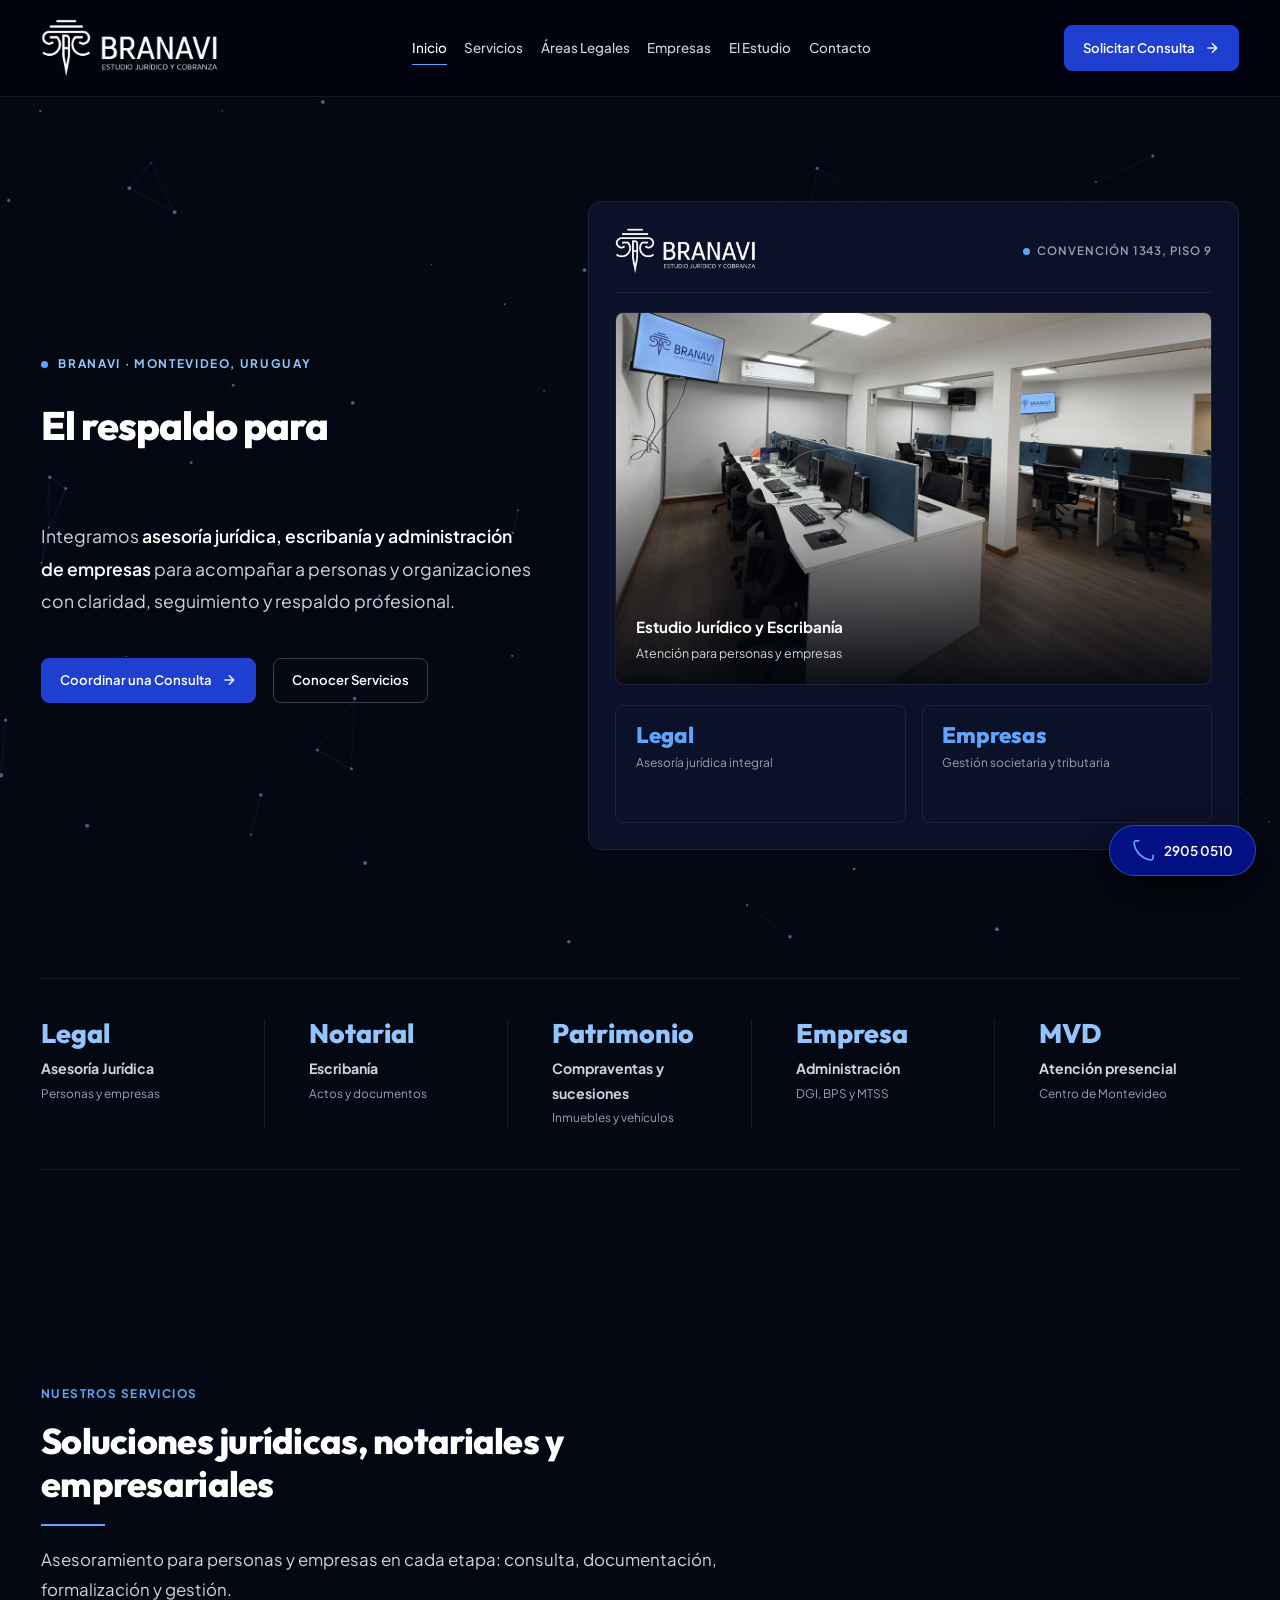
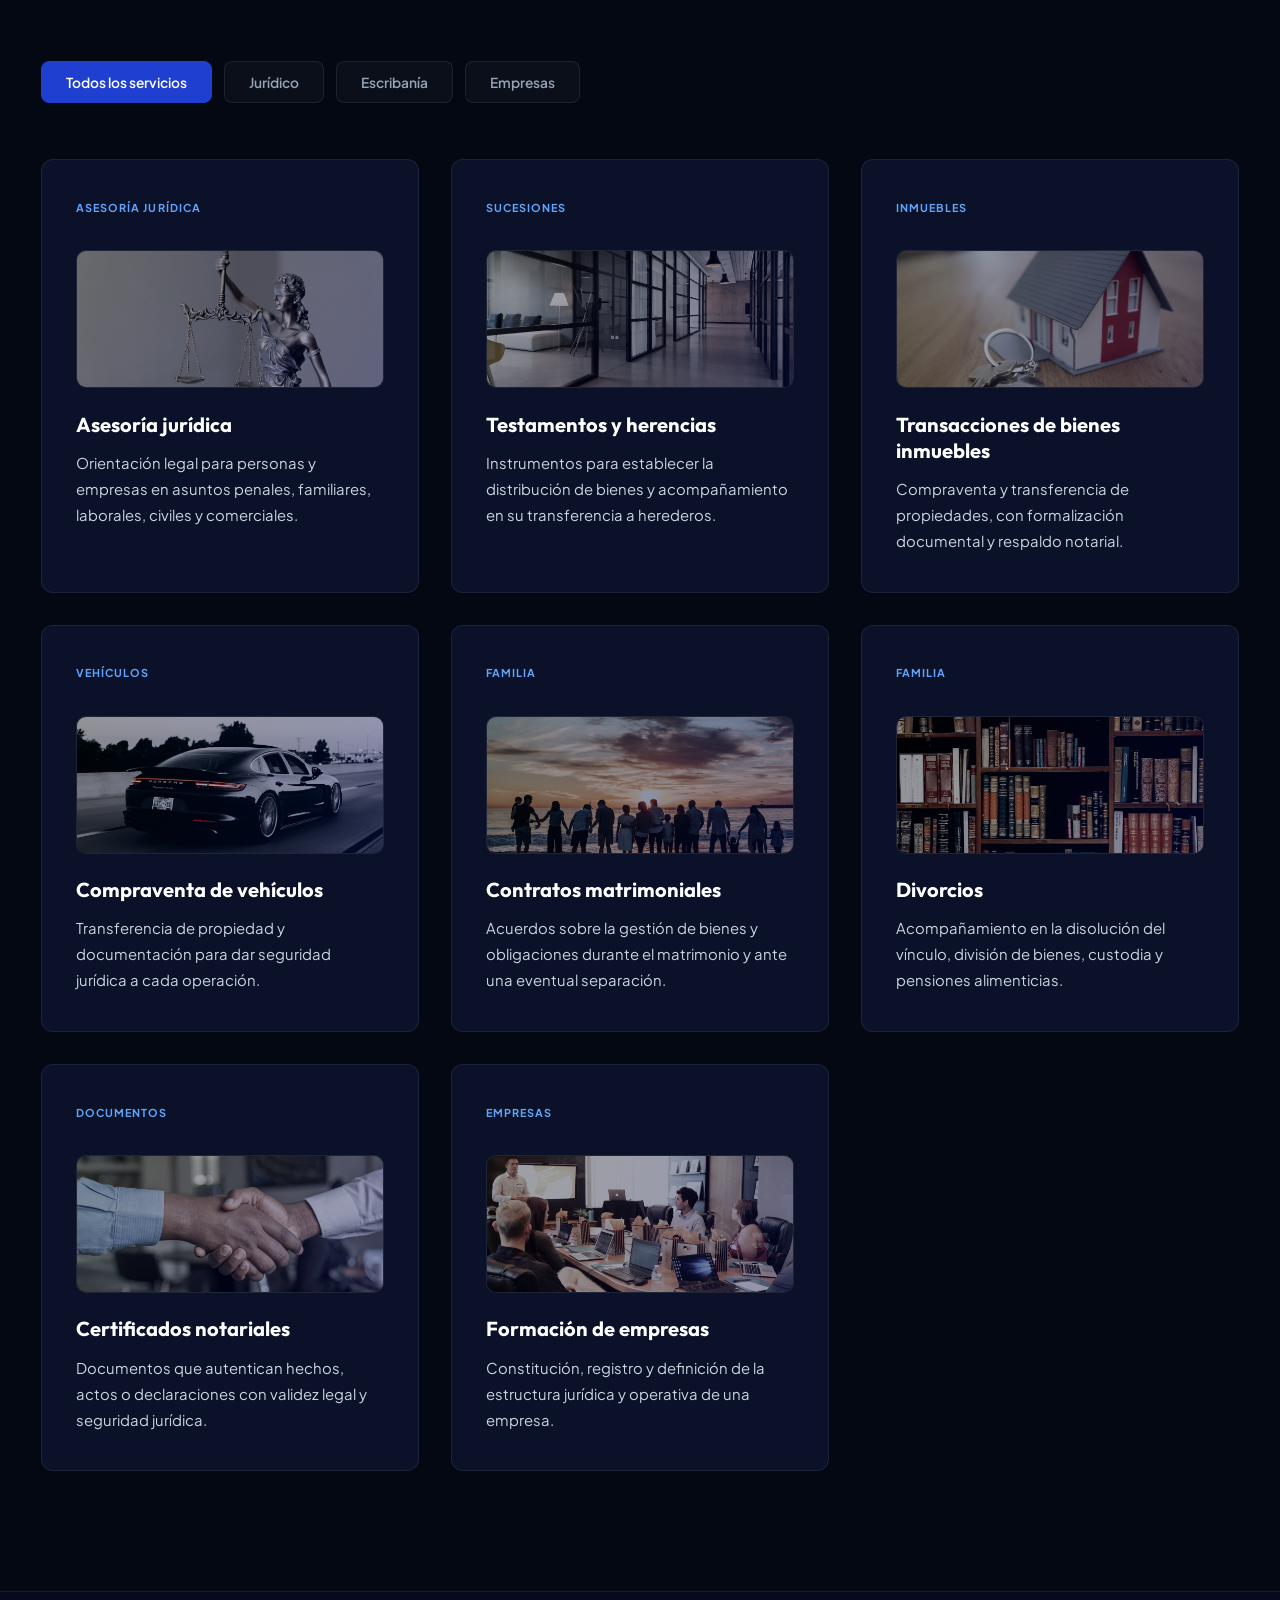
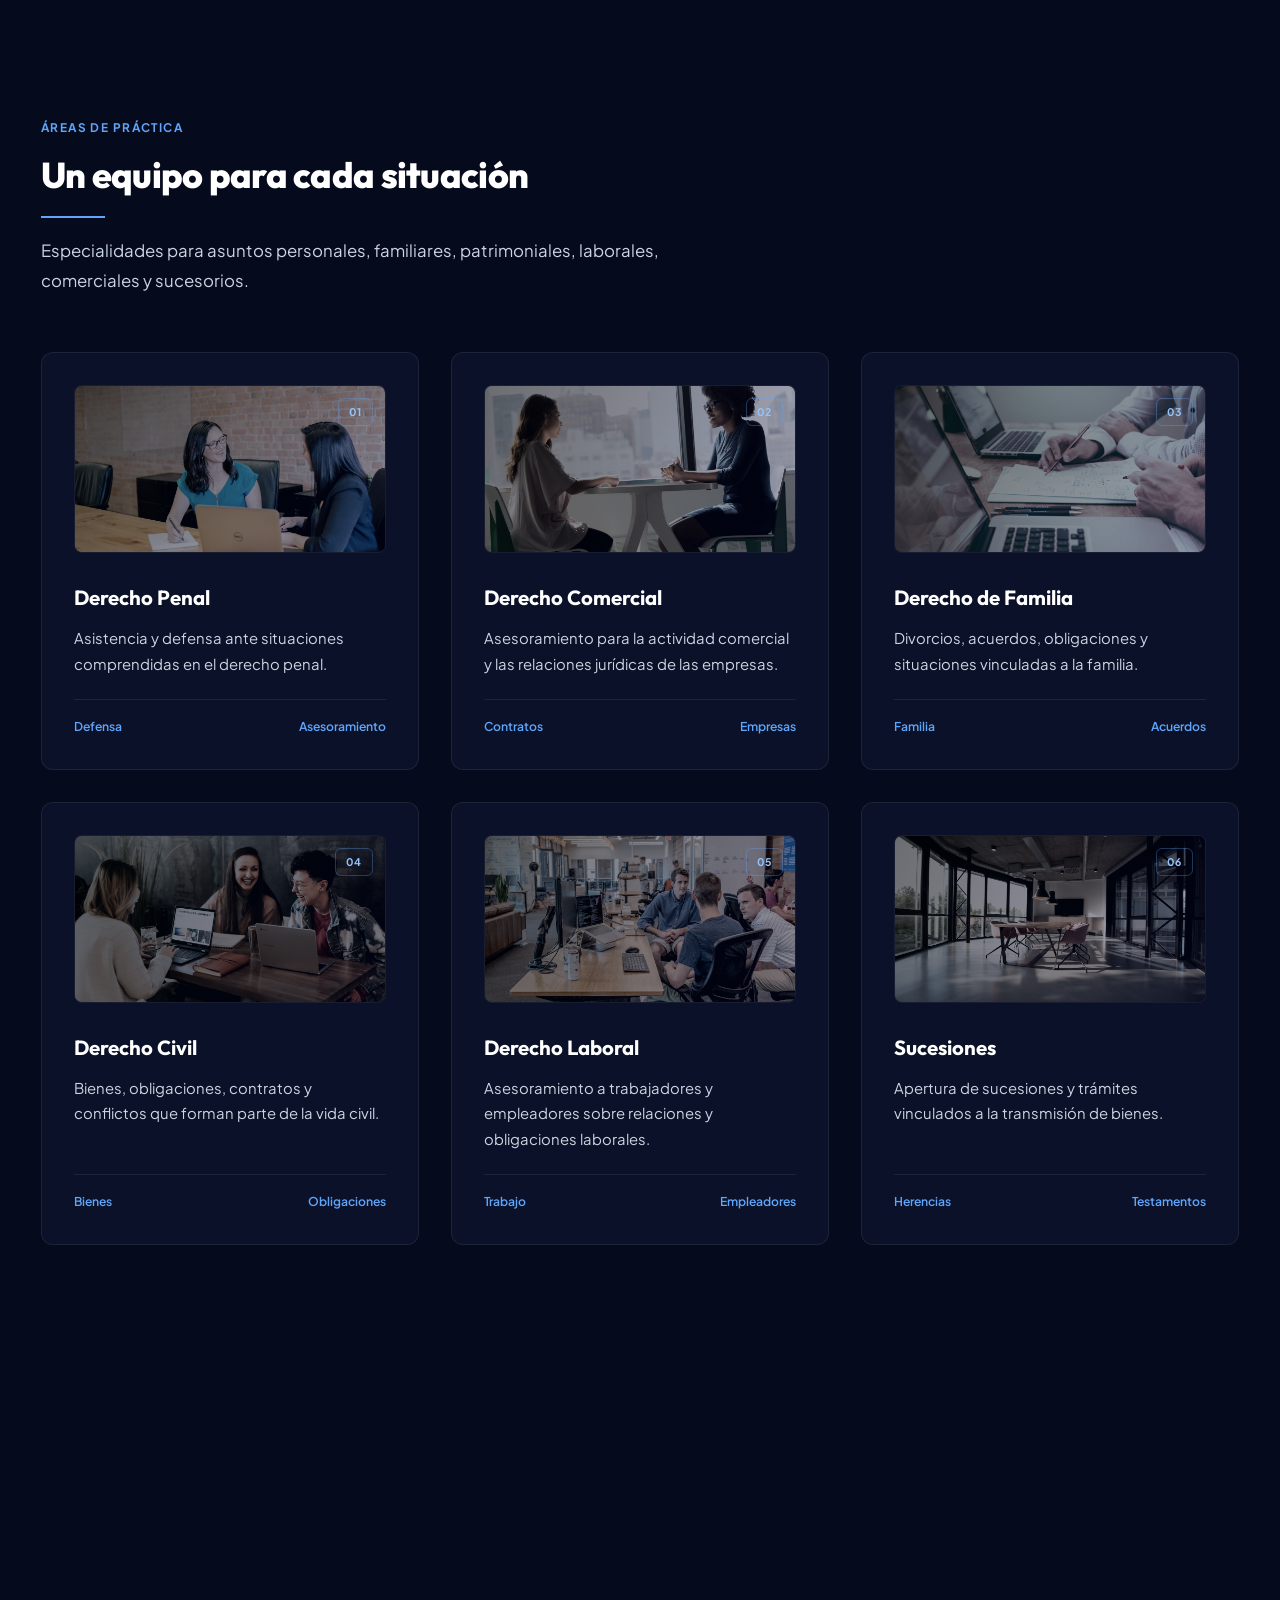
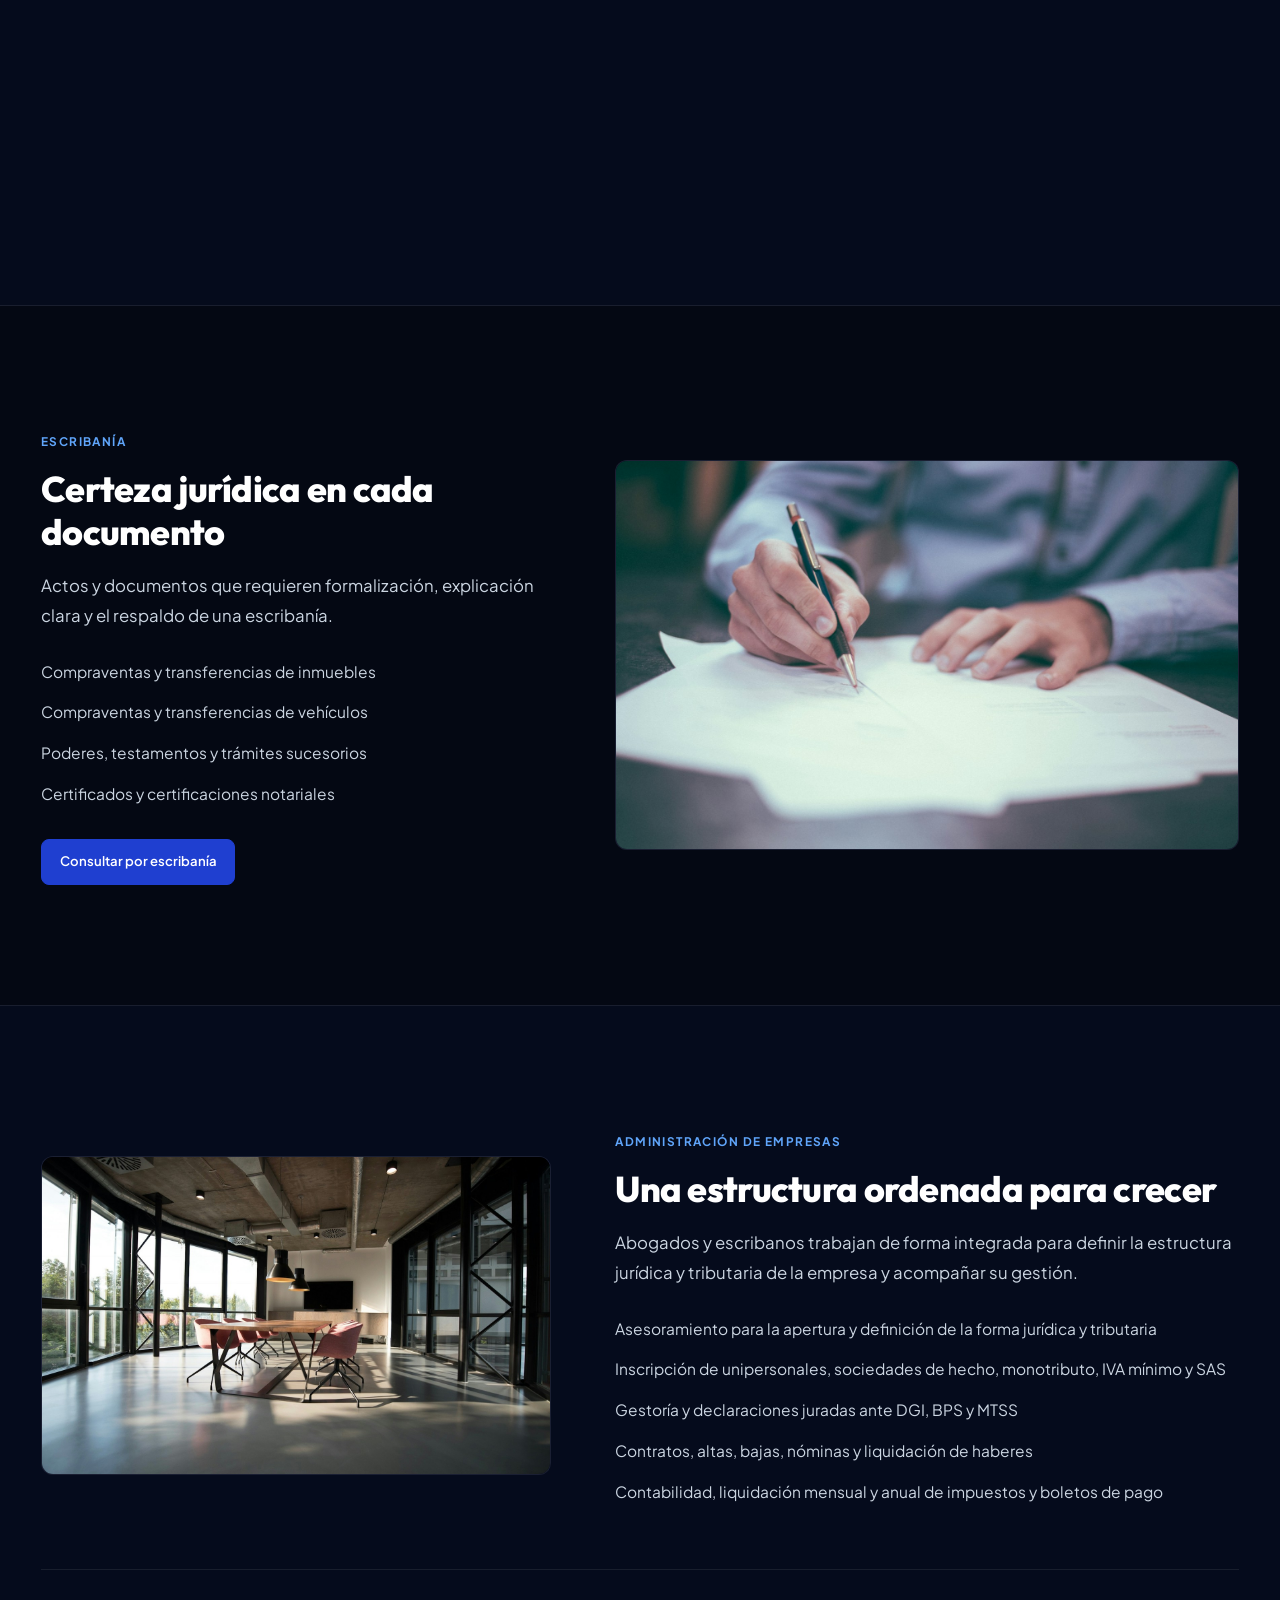
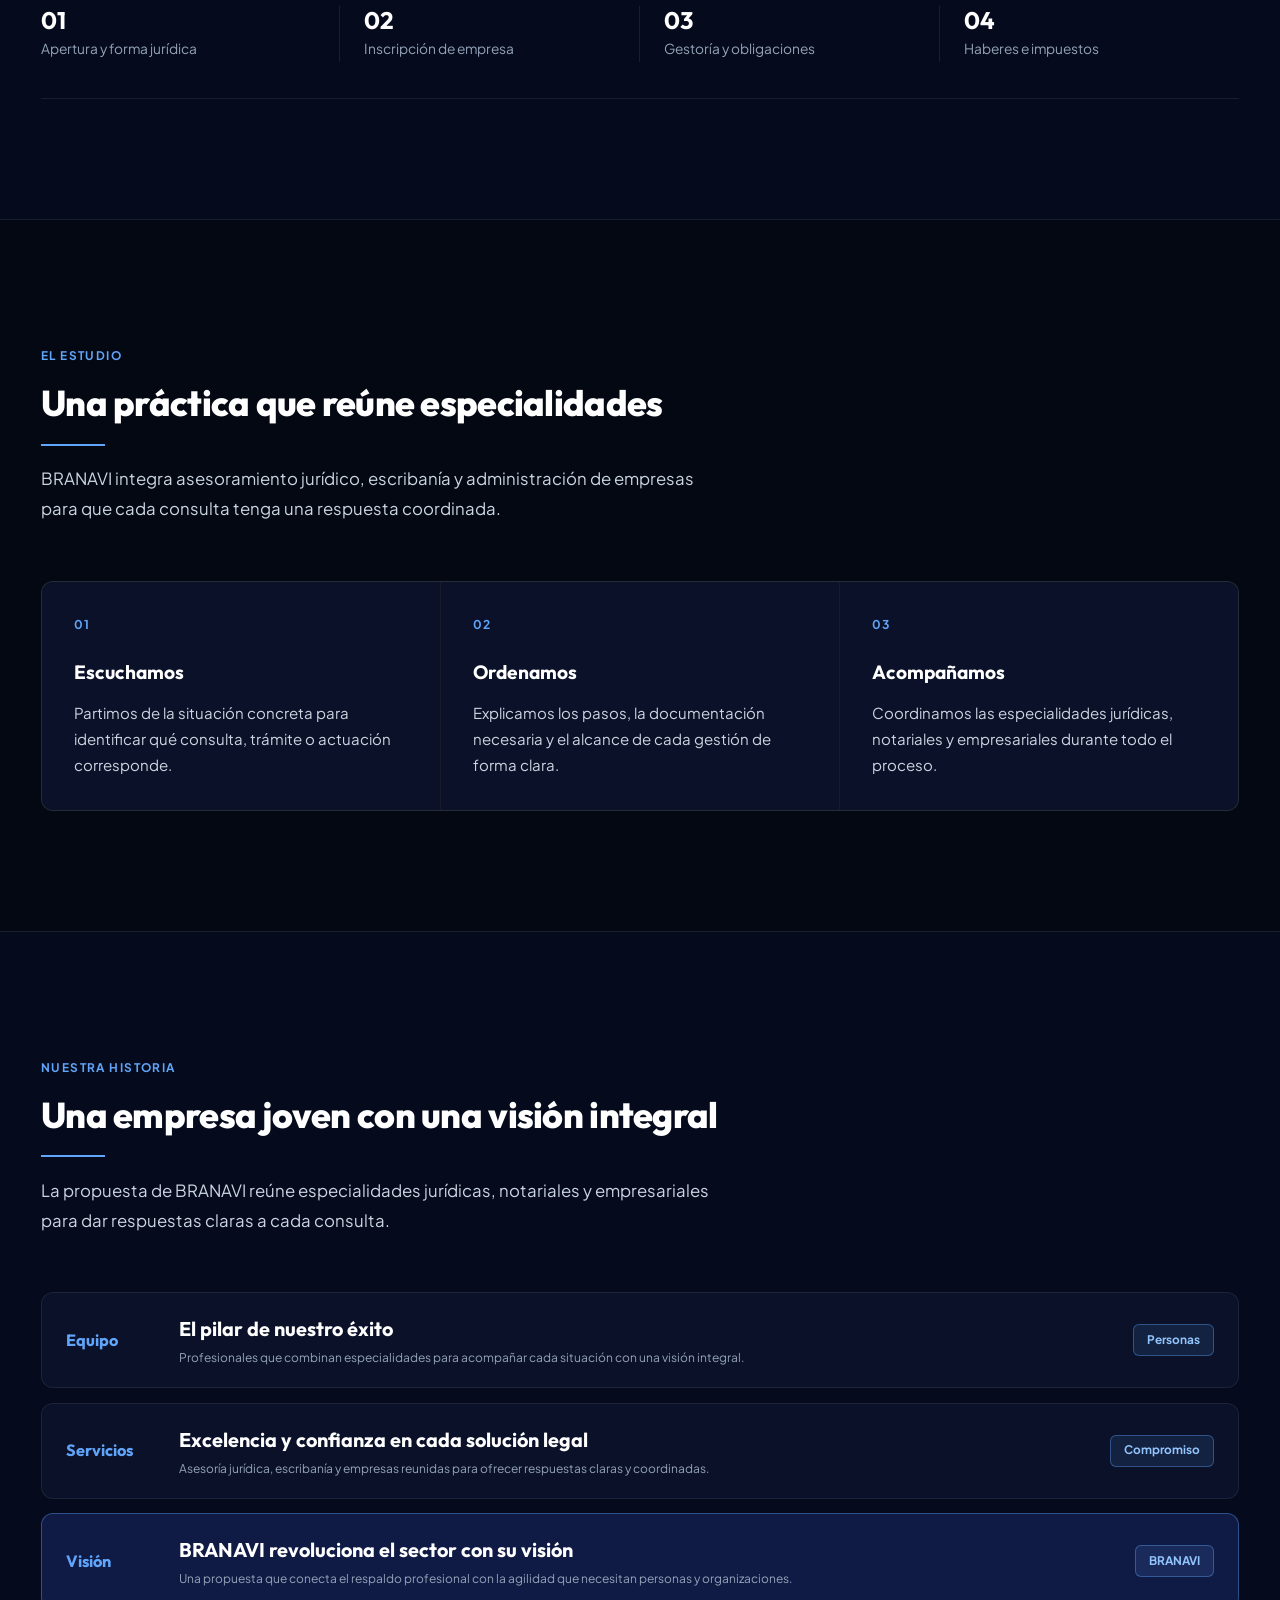
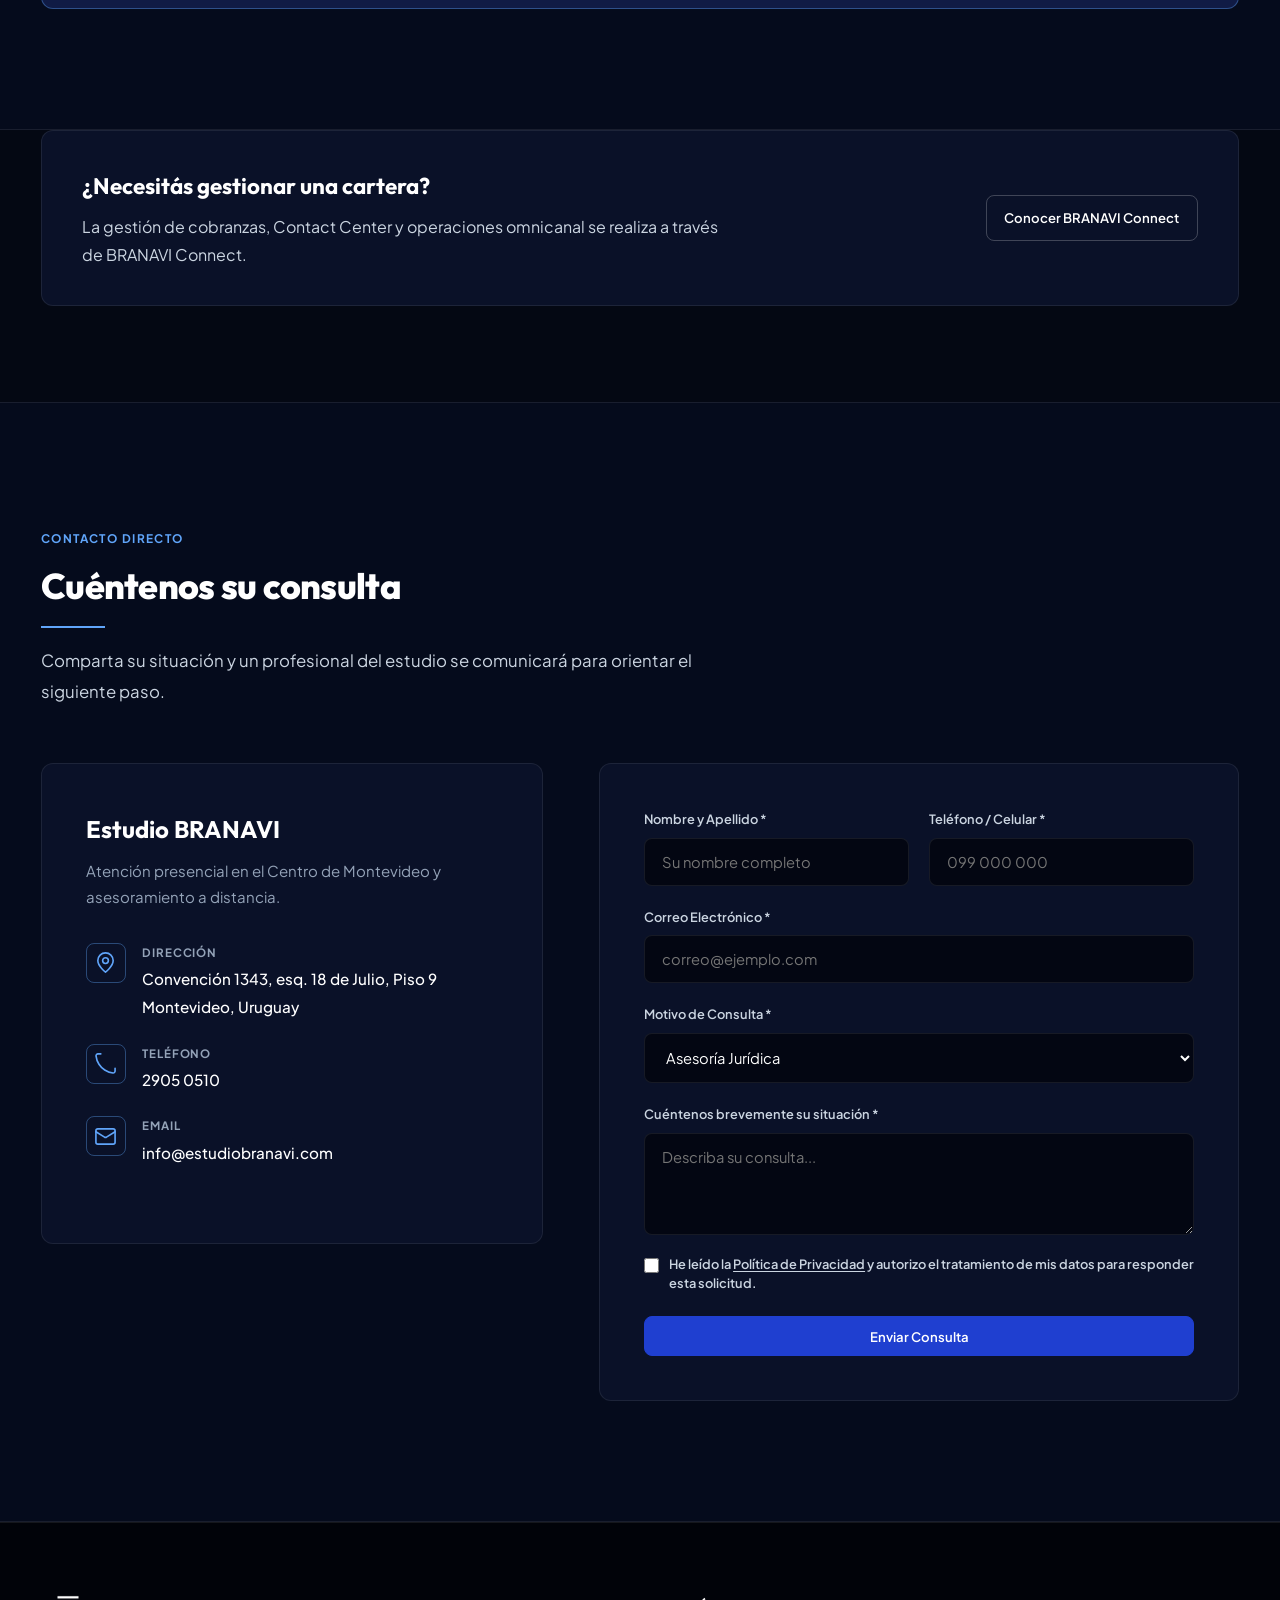
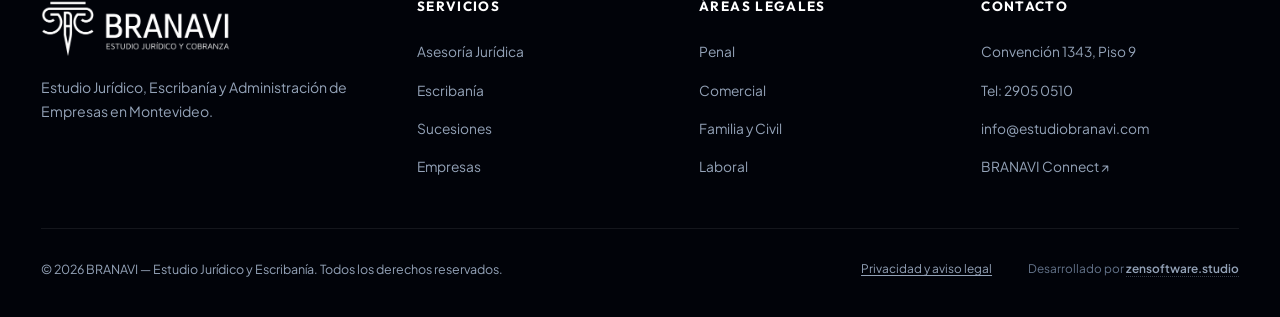
<file: estudio/index.html>
<!DOCTYPE html>
<html lang="es">
<head>
  <meta charset="UTF-8" />
  <meta name="viewport" content="width=device-width, initial-scale=1.0" />
  <title>BRANAVI | Estudio Jurídico y Escribanía en Montevideo</title>
  <meta name="description" content="BRANAVI: asesoría jurídica, escribanía, sucesiones, compraventas y administración de empresas en Montevideo." />
  <link rel="preconnect" href="https://fonts.googleapis.com" />
  <link rel="preconnect" href="https://fonts.gstatic.com" crossorigin />
  <link href="https://fonts.googleapis.com/css2?family=Outfit:wght@600;700;800&family=Plus+Jakarta+Sans:wght@400;500;600;700&display=swap" rel="stylesheet" />
  <link rel="icon" href="favicon.ico" />
  <link rel="stylesheet" href="styles.css" />
</head>
<body>
  <div class="scroll-progress-bar" id="scrollProgress"></div>
  <header class="navbar" id="mainNavbar">
    <div class="container nav-inner">
      <a href="#inicio" class="brand-identity" aria-label="BRANAVI Estudio Jurídico">
        <img src="assets/logo_branavi_blanco.png" alt="BRANAVI Estudio Jurídico y Escribanía" />
        <div class="brand-tag"><strong>Estudio Jurídico &amp; Escribanía</strong><span>estudiobranavi.com</span></div>
      </a>
      <nav class="nav-menu" id="navMenu">
        <a href="#inicio" class="active">Inicio</a>
        <a href="#servicios">Servicios</a>
        <a href="#areas">Áreas Legales</a>
        <a href="#empresas">Empresas</a>
        <a href="#estudio">El Estudio</a>
        <a href="#contacto">Contacto</a>
      </nav>
      <div class="nav-cta-group">
        <a href="tel:29050510" class="btn-magnetic btn-glass">Llamar ahora</a>
        <a href="#contacto" class="btn-magnetic btn-glow">Solicitar Consulta <svg viewBox="0 0 24 24" fill="none" stroke="currentColor" stroke-width="2"><path d="M5 12h14"/><path d="m12 5 7 7-7 7"/></svg></a>
      </div>
      <button class="mobile-toggle" id="mobileToggle" aria-label="Abrir menú"><svg width="22" height="22" viewBox="0 0 24 24" fill="none" stroke="currentColor" stroke-width="2"><line x1="3" x2="21" y1="6" y2="6"/><line x1="3" x2="21" y1="12" y2="12"/><line x1="3" x2="21" y1="18" y2="18"/></svg></button>
    </div>
  </header>

  <main>
    <section class="hero-stage" id="inicio">
      <canvas id="neuralCanvas"></canvas>
      <div class="container hero-grid">
        <div class="hero-copy-col">
          <div class="hero-eyebrow-pill"><span class="pulse-dot"></span>BRANAVI · Montevideo, Uruguay</div>
          <h1 class="hero-headline">El respaldo para <span class="hero-dynamic-slot"><span class="hero-dynamic-word" id="dynamicHeadline">tus decisiones legales.</span></span></h1>
          <p class="hero-description">Integramos <strong>asesoría jurídica, escribanía y administración de empresas</strong> para acompañar a personas y organizaciones con claridad, seguimiento y respaldo profesional.</p>
          <div class="hero-actions">
            <a href="#contacto" class="btn-magnetic btn-glow btn-xl">Coordinar una Consulta <svg viewBox="0 0 24 24" fill="none" stroke="currentColor" stroke-width="2"><path d="M5 12h14"/><path d="m12 5 7 7-7 7"/></svg></a>
            <a href="#servicios" class="btn-magnetic btn-glass btn-xl">Conocer Servicios</a>
          </div>
        </div>
        <div class="command-center-wrap">
          <div class="command-center-card" id="heroTiltCard">
            <div class="cc-top-bar"><img src="assets/logo_branavi_blanco.png" alt="BRANAVI" /><span class="cc-status-label"><span class="pulse-dot"></span>Convención 1343, Piso 9</span></div>
            <div class="cc-video-showcase">
              <img class="hero-slide is-active" src="assets/hero_1.jpg" alt="Oficinas de BRANAVI en Montevideo" />
              <img class="hero-slide" src="assets/hero_2.jpg" alt="Equipo de BRANAVI" />
              <img class="hero-slide" src="assets/hero_3.jpg" alt="Espacio de atención de BRANAVI" />
              <img class="hero-slide" src="assets/hero_4.jpg" alt="Sede de BRANAVI" />
              <div class="cc-hud-overlay"><div class="cc-hud-bottom"><strong id="heroSlideTitle">Estudio Jurídico y Escribanía</strong><span id="heroSlideTag">Atención para personas y empresas</span></div></div>
            </div>
            <div class="cc-kpi-duo">
              <div class="cc-kpi-box"><div class="num"><span>Legal</span></div><div class="lbl">Asesoría jurídica integral</div></div>
              <div class="cc-kpi-box"><div class="num"><span>Empresas</span></div><div class="lbl">Gestión societaria y tributaria</div></div>
            </div>
          </div>
        </div>
      </div>
    </section>

    <section class="counters-section" aria-label="Servicios del estudio">
      <div class="container"><div class="counters-grid reveal">
        <div class="counter-card"><div class="counter-value"><span class="prefix">Legal</span></div><div class="counter-title">Asesoría Jurídica</div><div class="counter-note">Personas y empresas</div></div>
        <div class="counter-card"><div class="counter-value"><span class="prefix">Notarial</span></div><div class="counter-title">Escribanía</div><div class="counter-note">Actos y documentos</div></div>
        <div class="counter-card"><div class="counter-value"><span class="prefix">Patrimonio</span></div><div class="counter-title">Compraventas y sucesiones</div><div class="counter-note">Inmuebles y vehículos</div></div>
        <div class="counter-card"><div class="counter-value"><span class="prefix">Empresa</span></div><div class="counter-title">Administración</div><div class="counter-note">DGI, BPS y MTSS</div></div>
        <div class="counter-card"><div class="counter-value"><span class="prefix">MVD</span></div><div class="counter-title">Atención presencial</div><div class="counter-note">Centro de Montevideo</div></div>
      </div></div>
    </section>

    <section class="section" id="servicios">
      <div class="container">
        <div class="section-head reveal"><span class="eyebrow-tag">Nuestros servicios</span><h2 class="section-title">Soluciones jurídicas, notariales y empresariales</h2><p class="section-subtitle">Asesoramiento para personas y empresas en cada etapa: consulta, documentación, formalización y gestión.</p></div>
        <div class="ecosystem-switcher reveal" role="tablist">
          <button type="button" class="eco-tab active" data-eco="all">Todos los servicios</button>
          <button type="button" class="eco-tab" data-eco="legal">Jurídico</button>
          <button type="button" class="eco-tab" data-eco="notarial">Escribanía</button>
          <button type="button" class="eco-tab" data-eco="empresa">Empresas</button>
        </div>
        <div class="cards-3d-grid" id="ecosystemGrid">
          <article class="tilt-card reveal" data-eco-cat="legal"><span class="card-division-pill">Asesoría Jurídica</span><div class="service-card-media"><img src="assets/service-advisory.jpg" alt="Consulta jurídica profesional" loading="lazy" /></div><h3>Asesoría jurídica</h3><p>Orientación legal para personas y empresas en asuntos penales, familiares, laborales, civiles y comerciales.</p></article>
          <article class="tilt-card reveal" data-eco-cat="notarial"><span class="card-division-pill">Sucesiones</span><div class="service-card-media"><img src="assets/service-inheritance.jpg" alt="Documentación para sucesiones" loading="lazy" /></div><h3>Testamentos y herencias</h3><p>Instrumentos para establecer la distribución de bienes y acompañamiento en su transferencia a herederos.</p></article>
          <article class="tilt-card reveal" data-eco-cat="notarial"><span class="card-division-pill">Inmuebles</span><div class="service-card-media"><img src="assets/service-property.jpg" alt="Propiedad residencial" loading="lazy" /></div><h3>Transacciones de bienes inmuebles</h3><p>Compraventa y transferencia de propiedades, con formalización documental y respaldo notarial.</p></article>
          <article class="tilt-card reveal" data-eco-cat="notarial"><span class="card-division-pill">Vehículos</span><div class="service-card-media"><img src="assets/service-vehicles.jpg" alt="Vehículo para transferencia de propiedad" loading="lazy" /></div><h3>Compraventa de vehículos</h3><p>Transferencia de propiedad y documentación para dar seguridad jurídica a cada operación.</p></article>
          <article class="tilt-card reveal" data-eco-cat="legal"><span class="card-division-pill">Familia</span><div class="service-card-media"><img src="assets/service-family.jpg" alt="Familia reunida" loading="lazy" /></div><h3>Contratos matrimoniales</h3><p>Acuerdos sobre la gestión de bienes y obligaciones durante el matrimonio y ante una eventual separación.</p></article>
          <article class="tilt-card reveal" data-eco-cat="legal"><span class="card-division-pill">Familia</span><div class="service-card-media"><img src="assets/service-divorce.jpg" alt="Consulta para acuerdo familiar" loading="lazy" /></div><h3>Divorcios</h3><p>Acompañamiento en la disolución del vínculo, división de bienes, custodia y pensiones alimenticias.</p></article>
          <article class="tilt-card reveal" data-eco-cat="notarial"><span class="card-division-pill">Documentos</span><div class="service-card-media"><img src="assets/service-certificates.jpg" alt="Certificación de documentos" loading="lazy" /></div><h3>Certificados notariales</h3><p>Documentos que autentican hechos, actos o declaraciones con validez legal y seguridad jurídica.</p></article>
          <article class="tilt-card reveal" data-eco-cat="empresa"><span class="card-division-pill">Empresas</span><div class="service-card-media"><img src="assets/service-formation.jpg" alt="Reunión para formación de empresa" loading="lazy" /></div><h3>Formación de empresas</h3><p>Constitución, registro y definición de la estructura jurídica y operativa de una empresa.</p></article>
        </div>
      </div>
    </section>

    <section class="section section-glass" id="areas">
      <div class="container">
        <div class="section-head reveal"><span class="eyebrow-tag">Áreas de práctica</span><h2 class="section-title">Un equipo para cada situación</h2><p class="section-subtitle">Especialidades para asuntos personales, familiares, patrimoniales, laborales, comerciales y sucesorios.</p></div>
        <div class="tech-bento-grid">
          <article class="tech-module-card reveal"><div class="tech-visual-stage"><img src="assets/area-penal.jpg" alt="Consulta de derecho penal" loading="lazy" /><span class="tech-stage-badge">01</span></div><h3>Derecho Penal</h3><p>Asistencia y defensa ante situaciones comprendidas en el derecho penal.</p><div class="tech-module-meta"><span>Defensa</span><span>Asesoramiento</span></div></article>
          <article class="tech-module-card reveal"><div class="tech-visual-stage"><img src="assets/area-commercial.jpg" alt="Reunión de derecho comercial" loading="lazy" /><span class="tech-stage-badge">02</span></div><h3>Derecho Comercial</h3><p>Asesoramiento para la actividad comercial y las relaciones jurídicas de las empresas.</p><div class="tech-module-meta"><span>Contratos</span><span>Empresas</span></div></article>
          <article class="tech-module-card reveal"><div class="tech-visual-stage"><img src="assets/area-family.jpg" alt="Consulta de derecho de familia" loading="lazy" /><span class="tech-stage-badge">03</span></div><h3>Derecho de Familia</h3><p>Divorcios, acuerdos, obligaciones y situaciones vinculadas a la familia.</p><div class="tech-module-meta"><span>Familia</span><span>Acuerdos</span></div></article>
          <article class="tech-module-card reveal"><div class="tech-visual-stage"><img src="assets/area-civil.jpg" alt="Consulta de derecho civil" loading="lazy" /><span class="tech-stage-badge">04</span></div><h3>Derecho Civil</h3><p>Bienes, obligaciones, contratos y conflictos que forman parte de la vida civil.</p><div class="tech-module-meta"><span>Bienes</span><span>Obligaciones</span></div></article>
          <article class="tech-module-card reveal"><div class="tech-visual-stage"><img src="assets/area-labor.jpg" alt="Reunión de derecho laboral" loading="lazy" /><span class="tech-stage-badge">05</span></div><h3>Derecho Laboral</h3><p>Asesoramiento a trabajadores y empleadores sobre relaciones y obligaciones laborales.</p><div class="tech-module-meta"><span>Trabajo</span><span>Empleadores</span></div></article>
          <article class="tech-module-card reveal"><div class="tech-visual-stage"><img src="assets/practice-succession.jpg" alt="Sala de reuniones" loading="lazy" /><span class="tech-stage-badge">06</span></div><h3>Sucesiones</h3><p>Apertura de sucesiones y trámites vinculados a la transmisión de bienes.</p><div class="tech-module-meta"><span>Herencias</span><span>Testamentos</span></div></article>
          <article class="tech-module-card reveal"><div class="tech-visual-stage"><img src="assets/area-property.jpg" alt="Propiedad para trámite de compraventa" loading="lazy" /><span class="tech-stage-badge">07</span></div><h3>Trámites de compraventa</h3><p>Asesoramiento y documentación para operaciones de bienes inmuebles y vehículos.</p><div class="tech-module-meta"><span>Inmuebles</span><span>Vehículos</span></div></article>
        </div>
      </div>
    </section>

    <section class="section" id="notarial">
      <div class="container"><div class="split-band">
        <div class="reveal"><span class="eyebrow-tag">Escribanía</span><h2 class="section-title">Certeza jurídica en cada documento</h2><p class="section-subtitle">Actos y documentos que requieren formalización, explicación clara y el respaldo de una escribanía.</p><ul class="check-list"><li>Compraventas y transferencias de inmuebles</li><li>Compraventas y transferencias de vehículos</li><li>Poderes, testamentos y trámites sucesorios</li><li>Certificados y certificaciones notariales</li></ul><a href="#contacto" class="btn-magnetic btn-glow" style="margin-top:2rem;">Consultar por escribanía</a></div>
        <div class="band-photo reveal"><img src="assets/band-notarial.jpg" alt="Documentación notarial" loading="lazy" /></div>
      </div></div>
    </section>

    <section class="section section-glass" id="empresas">
      <div class="container">
        <div class="split-band"><div class="band-photo reveal"><img src="assets/band-business.jpg" alt="Gestión de empresas" loading="lazy" /></div><div class="reveal"><span class="eyebrow-tag">Administración de Empresas</span><h2 class="section-title">Una estructura ordenada para crecer</h2><p class="section-subtitle">Abogados y escribanos trabajan de forma integrada para definir la estructura jurídica y tributaria de la empresa y acompañar su gestión.</p><ul class="check-list"><li>Asesoramiento para la apertura y definición de la forma jurídica y tributaria</li><li>Inscripción de unipersonales, sociedades de hecho, monotributo, IVA mínimo y SAS</li><li>Gestoría y declaraciones juradas ante DGI, BPS y MTSS</li><li>Contratos, altas, bajas, nóminas y liquidación de haberes</li><li>Contabilidad, liquidación mensual y anual de impuestos y boletos de pago</li></ul></div></div>
        <div class="facts-row reveal" style="margin-top:4rem;"><div class="fact"><strong>01</strong><span>Apertura y forma jurídica</span></div><div class="fact"><strong>02</strong><span>Inscripción de empresa</span></div><div class="fact"><strong>03</strong><span>Gestoría y obligaciones</span></div><div class="fact"><strong>04</strong><span>Haberes e impuestos</span></div></div>
      </div>
    </section>

    <section class="section" id="estudio">
      <div class="container">
        <div class="section-head reveal"><span class="eyebrow-tag">El Estudio</span><h2 class="section-title">Una práctica que reúne especialidades</h2><p class="section-subtitle">BRANAVI integra asesoramiento jurídico, escribanía y administración de empresas para que cada consulta tenga una respuesta coordinada.</p></div>
        <div class="studio-principles reveal"><article><span>01</span><h3>Escuchamos</h3><p>Partimos de la situación concreta para identificar qué consulta, trámite o actuación corresponde.</p></article><article><span>02</span><h3>Ordenamos</h3><p>Explicamos los pasos, la documentación necesaria y el alcance de cada gestión de forma clara.</p></article><article><span>03</span><h3>Acompañamos</h3><p>Coordinamos las especialidades jurídicas, notariales y empresariales durante todo el proceso.</p></article></div>
      </div>
    </section>

    <section class="section section-glass" id="historia">
      <div class="container">
        <div class="section-head reveal"><span class="eyebrow-tag">Nuestra Historia</span><h2 class="section-title">Una empresa joven con una visión integral</h2><p class="section-subtitle">La propuesta de BRANAVI reúne especialidades jurídicas, notariales y empresariales para dar respuestas claras a cada consulta.</p></div>
        <div class="timeline-steps reveal">
          <article class="timeline-step-card"><span class="tl-year">Equipo</span><div class="tl-money">El pilar de nuestro éxito<small>Profesionales que combinan especialidades para acompañar cada situación con una visión integral.</small></div><span class="tl-goal-pill">Personas</span></article>
          <article class="timeline-step-card"><span class="tl-year">Servicios</span><div class="tl-money">Excelencia y confianza en cada solución legal<small>Asesoría jurídica, escribanía y empresas reunidas para ofrecer respuestas claras y coordinadas.</small></div><span class="tl-goal-pill">Compromiso</span></article>
          <article class="timeline-step-card peak-card"><span class="tl-year">Visión</span><div class="tl-money">BRANAVI revoluciona el sector con su visión<small>Una propuesta que conecta el respaldo profesional con la agilidad que necesitan personas y organizaciones.</small></div><span class="tl-goal-pill">BRANAVI</span></article>
        </div>
      </div>
    </section>

    <section style="padding:0 0 6rem;"><div class="container"><div class="sister-card reveal"><div><h3>¿Necesitás gestionar una cartera?</h3><p>La gestión de cobranzas, Contact Center y operaciones omnicanal se realiza a través de BRANAVI Connect.</p></div><a href="https://branaviconnect.com" target="_blank" rel="noopener" class="btn-magnetic btn-glass btn-xl">Conocer BRANAVI Connect</a></div></div></section>

    <section class="section section-glass" id="contacto">
      <div class="container">
        <div class="section-head reveal"><span class="eyebrow-tag">Contacto Directo</span><h2 class="section-title">Cuéntenos su consulta</h2><p class="section-subtitle">Comparta su situación y un profesional del estudio se comunicará para orientar el siguiente paso.</p></div>
        <div class="contact-dual-grid">
          <div class="contact-card-left reveal"><h3 style="font-family:var(--font-display);font-size:1.5rem;font-weight:700;margin-bottom:.5rem;">Estudio BRANAVI</h3><p style="color:var(--text-muted);font-size:.94rem;">Atención presencial en el Centro de Montevideo y asesoramiento a distancia.</p><div class="contact-list-items"><div class="c-row"><div class="c-icon"><svg viewBox="0 0 24 24" fill="none" stroke="currentColor" stroke-width="1.8"><path d="M20 10c0 6-8 12-8 12S4 16 4 10a8 8 0 0 1 16 0Z"/><circle cx="12" cy="10" r="3"/></svg></div><div><strong>Dirección</strong><span>Convención 1343, esq. 18 de Julio, Piso 9<br />Montevideo, Uruguay</span></div></div><div class="c-row"><div class="c-icon"><svg viewBox="0 0 24 24" fill="none" stroke="currentColor" stroke-width="1.8"><path d="M22 16.9v3a2 2 0 0 1-2.2 2 19.8 19.8 0 0 1-8.6-3.1 19.5 19.5 0 0 1-6-6 19.8 19.8 0 0 1-3.1-8.7A2 2 0 0 1 4.1 2h3"/></svg></div><div><strong>Teléfono</strong><a href="tel:29050510">2905 0510</a></div></div><div class="c-row"><div class="c-icon"><svg viewBox="0 0 24 24" fill="none" stroke="currentColor" stroke-width="1.8"><rect x="2" y="4" width="20" height="16" rx="2"/><path d="m22 7-9 5.7a2 2 0 0 1-2 0L2 7"/></svg></div><div><strong>Email</strong><a href="mailto:info@estudiobranavi.com">info@estudiobranavi.com</a></div></div></div></div>
          <div class="contact-card-right reveal"><form id="legalForm" class="modern-form-grid"><div class="field-box"><label for="lNombre">Nombre y Apellido *</label><input id="lNombre" type="text" placeholder="Su nombre completo" required /></div><div class="field-box"><label for="lTel">Teléfono / Celular *</label><input id="lTel" type="tel" placeholder="099 000 000" required /></div><div class="field-box span-2"><label for="lEmail">Correo Electrónico *</label><input id="lEmail" type="email" placeholder="correo@ejemplo.com" required /></div><div class="field-box span-2"><label for="lArea">Motivo de Consulta *</label><select id="lArea" required><option>Asesoría Jurídica</option><option>Testamentos y Herencias</option><option>Compraventa de Inmuebles</option><option>Compraventa de Vehículos</option><option>Contratos Matrimoniales</option><option>Divorcios</option><option>Certificados Notariales</option><option>Formación de Empresas</option><option>Administración de Empresas</option></select></div><div class="field-box span-2"><label for="lMensaje">Cuéntenos brevemente su situación *</label><textarea id="lMensaje" rows="4" placeholder="Describa su consulta..." required></textarea></div><div class="field-box span-2"><label class="legal-consent"><input type="checkbox" required /><span>He leído la <a href="privacidad.html" target="_blank" rel="noopener">Política de Privacidad</a> y autorizo el tratamiento de mis datos para responder esta solicitud.</span></label>
<button type="submit" class="btn-magnetic btn-glow btn-xl" style="width:100%;">Enviar Consulta</button><p id="legalStatus" style="display:none;margin-top:.85rem;"></p></div></form></div>
        </div>
      </div>
    </section>
  </main>

  <footer class="footer-modern"><div class="container"><div class="footer-cols"><div><img src="assets/logo_branavi_blanco.png" alt="BRANAVI Estudio Jurídico" style="height:52px;width:auto;margin-bottom:1.1rem;" /><p style="color:var(--text-muted);font-size:.88rem;line-height:1.75;">Estudio Jurídico, Escribanía y Administración de Empresas en Montevideo.</p></div><div><h4>Servicios</h4><ul><li><a href="#servicios">Asesoría Jurídica</a></li><li><a href="#notarial">Escribanía</a></li><li><a href="#servicios">Sucesiones</a></li><li><a href="#empresas">Empresas</a></li></ul></div><div><h4>Áreas Legales</h4><ul><li><a href="#areas">Penal</a></li><li><a href="#areas">Comercial</a></li><li><a href="#areas">Familia y Civil</a></li><li><a href="#areas">Laboral</a></li></ul></div><div><h4>Contacto</h4><ul><li><a href="#contacto">Convención 1343, Piso 9</a></li><li><a href="tel:29050510">Tel: 2905 0510</a></li><li><a href="mailto:info@estudiobranavi.com">info@estudiobranavi.com</a></li><li><a href="https://branaviconnect.com" target="_blank" rel="noopener">BRANAVI Connect ↗</a></li></ul></div></div><div class="footer-copy"><span>© 2026 BRANAVI — Estudio Jurídico y Escribanía. Todos los derechos reservados.</span><a class="legal-link" href="privacidad.html">Privacidad y aviso legal</a><span class="dev-credit">Desarrollado por <a href="https://zensoftware.studio" target="_blank" rel="noopener">zensoftware.studio</a></span></div></div></footer>
  <a href="tel:29050510" class="floating-action-hub" aria-label="Llamar a BRANAVI 2905 0510"><svg viewBox="0 0 24 24" fill="none" stroke="currentColor" stroke-width="2"><path d="M22 16.9v3a2 2 0 0 1-2.2 2 19.8 19.8 0 0 1-8.6-3.1 19.5 19.5 0 0 1-6-6 19.8 19.8 0 0 1-3.1-8.7A2 2 0 0 1 4.1 2h3"/></svg><span>2905 0510</span></a>
  <script src="app.js"></script>
</body>
</html>
</file>
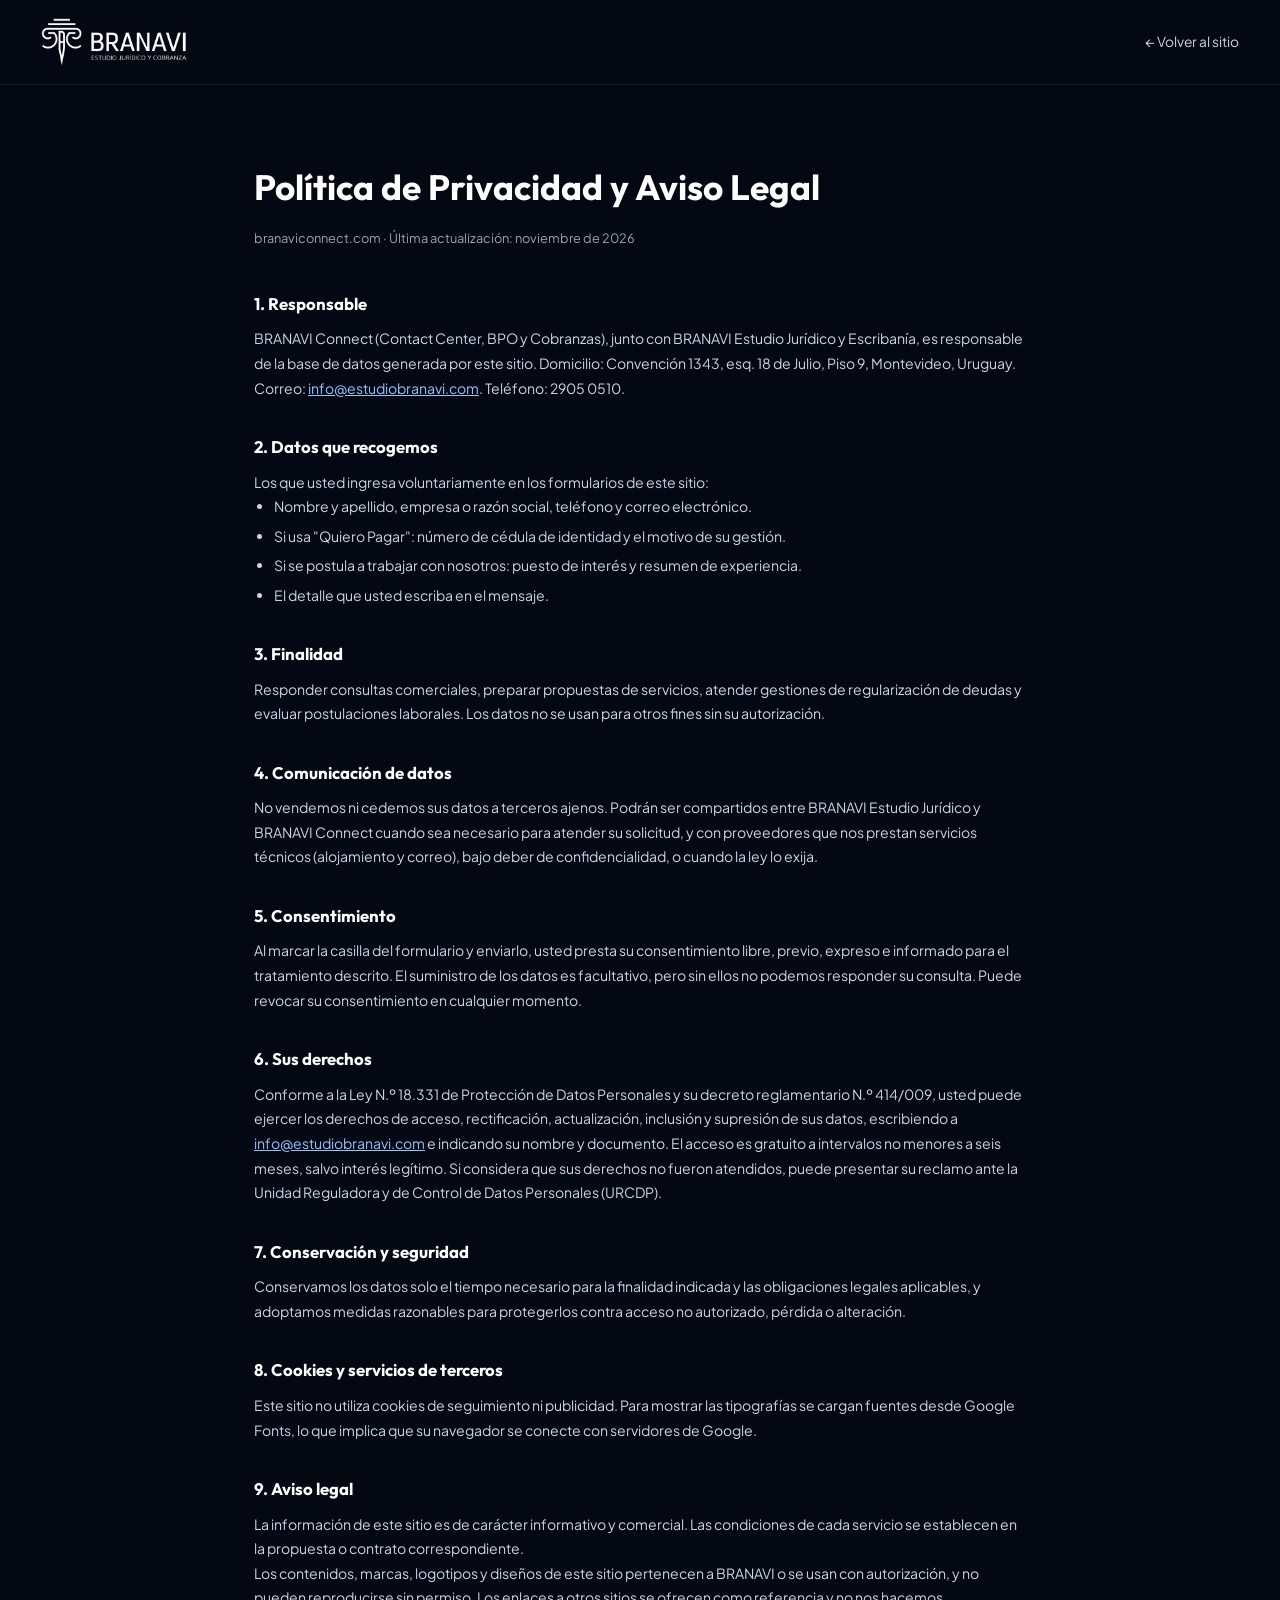
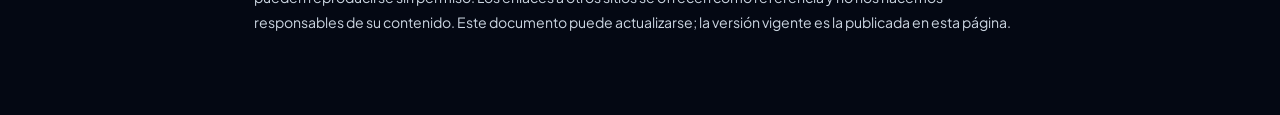
<file: privacidad.html>
<!DOCTYPE html>
<html lang="es">
<head>
  <meta charset="UTF-8" />
  <meta name="viewport" content="width=device-width, initial-scale=1.0" />
  <title>Política de Privacidad y Aviso Legal | BRANAVI Connect</title>
  <meta name="robots" content="noindex" />
  <link rel="icon" type="image/x-icon" href="favicon.ico" />
  <link href="https://fonts.googleapis.com/css2?family=Outfit:wght@600;700;800&family=Plus+Jakarta+Sans:wght@400;500;600;700&display=swap" rel="stylesheet" />
  <link rel="stylesheet" href="styles.css" />
</head>
<body>
  <header class="legal-top"><div class="container">
    <a href="index.html"><img src="assets/logo_branavi_blanco.png" alt="BRANAVI" /></a>
    <a class="back" href="index.html">&larr; Volver al sitio</a>
  </div></header>

  <main class="legal-page">
    <h1>Política de Privacidad y Aviso Legal</h1>
    <p class="legal-updated">branaviconnect.com · Última actualización: noviembre de 2026</p>

    <h2>1. Responsable</h2>
    <p>BRANAVI Connect (Contact Center, BPO y Cobranzas), junto con BRANAVI Estudio Jurídico y Escribanía, es responsable de la base de datos generada por este sitio. Domicilio: Convención 1343, esq. 18 de Julio, Piso 9, Montevideo, Uruguay. Correo: <a href="mailto:info@estudiobranavi.com">info@estudiobranavi.com</a>. Teléfono: 2905 0510.</p>

    <h2>2. Datos que recogemos</h2>
    <p>Los que usted ingresa voluntariamente en los formularios de este sitio:</p>
    <ul><li>Nombre y apellido, empresa o razón social, teléfono y correo electrónico.</li><li>Si usa "Quiero Pagar": número de cédula de identidad y el motivo de su gestión.</li><li>Si se postula a trabajar con nosotros: puesto de interés y resumen de experiencia.</li><li>El detalle que usted escriba en el mensaje.</li></ul>

    <h2>3. Finalidad</h2>
    <p>Responder consultas comerciales, preparar propuestas de servicios, atender gestiones de regularización de deudas y evaluar postulaciones laborales. Los datos no se usan para otros fines sin su autorización.</p>

    <h2>4. Comunicación de datos</h2>
    <p>No vendemos ni cedemos sus datos a terceros ajenos. Podrán ser compartidos entre BRANAVI Estudio Jurídico y BRANAVI Connect cuando sea necesario para atender su solicitud, y con proveedores que nos prestan servicios técnicos (alojamiento y correo), bajo deber de confidencialidad, o cuando la ley lo exija.</p>

    <h2>5. Consentimiento</h2>
    <p>Al marcar la casilla del formulario y enviarlo, usted presta su consentimiento libre, previo, expreso e informado para el tratamiento descrito. El suministro de los datos es facultativo, pero sin ellos no podemos responder su consulta. Puede revocar su consentimiento en cualquier momento.</p>

    <h2>6. Sus derechos</h2>
    <p>Conforme a la Ley N.º 18.331 de Protección de Datos Personales y su decreto reglamentario N.º 414/009, usted puede ejercer los derechos de acceso, rectificación, actualización, inclusión y supresión de sus datos, escribiendo a <a href="mailto:info@estudiobranavi.com">info@estudiobranavi.com</a> e indicando su nombre y documento. El acceso es gratuito a intervalos no menores a seis meses, salvo interés legítimo. Si considera que sus derechos no fueron atendidos, puede presentar su reclamo ante la Unidad Reguladora y de Control de Datos Personales (URCDP).</p>

    <h2>7. Conservación y seguridad</h2>
    <p>Conservamos los datos solo el tiempo necesario para la finalidad indicada y las obligaciones legales aplicables, y adoptamos medidas razonables para protegerlos contra acceso no autorizado, pérdida o alteración.</p>

    <h2>8. Cookies y servicios de terceros</h2>
    <p>Este sitio no utiliza cookies de seguimiento ni publicidad. Para mostrar las tipografías se cargan fuentes desde Google Fonts, lo que implica que su navegador se conecte con servidores de Google.</p>

    <h2>9. Aviso legal</h2>
    <p>La información de este sitio es de carácter informativo y comercial. Las condiciones de cada servicio se establecen en la propuesta o contrato correspondiente.</p>
    <p>Los contenidos, marcas, logotipos y diseños de este sitio pertenecen a BRANAVI o se usan con autorización, y no pueden reproducirse sin permiso. Los enlaces a otros sitios se ofrecen como referencia y no nos hacemos responsables de su contenido. Este documento puede actualizarse; la versión vigente es la publicada en esta página.</p>
  </main>
</body>
</html>
</file>
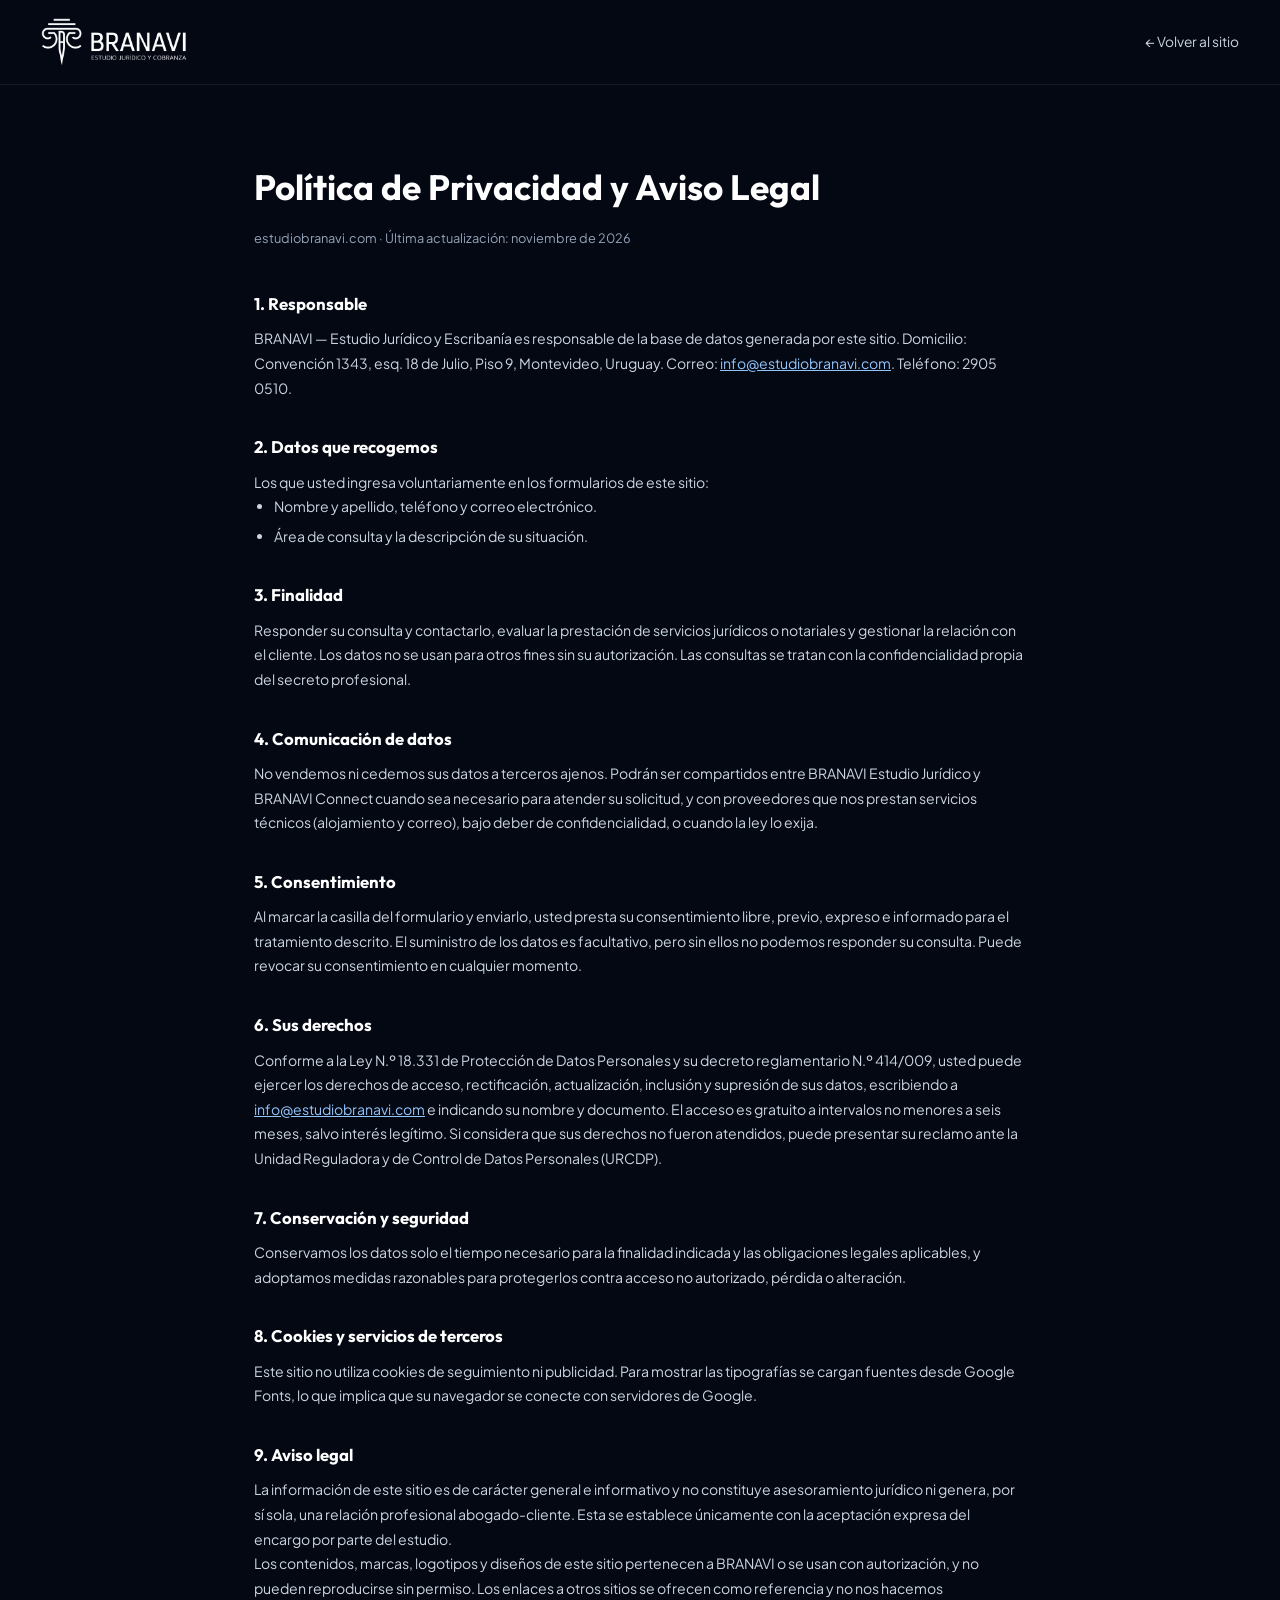
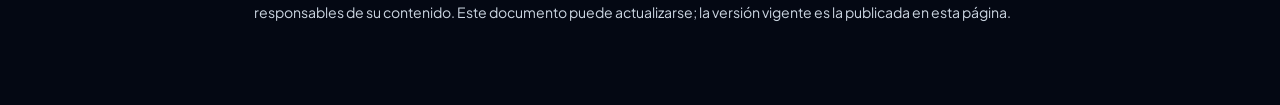
<file: estudio/privacidad.html>
<!DOCTYPE html>
<html lang="es">
<head>
  <meta charset="UTF-8" />
  <meta name="viewport" content="width=device-width, initial-scale=1.0" />
  <title>Política de Privacidad y Aviso Legal | BRANAVI Estudio Jurídico</title>
  <meta name="robots" content="noindex" />
  <link rel="icon" type="image/x-icon" href="favicon.ico" />
  <link href="https://fonts.googleapis.com/css2?family=Outfit:wght@600;700;800&family=Plus+Jakarta+Sans:wght@400;500;600;700&display=swap" rel="stylesheet" />
  <link rel="stylesheet" href="styles.css" />
</head>
<body>
  <header class="legal-top"><div class="container">
    <a href="index.html"><img src="assets/logo_branavi_blanco.png" alt="BRANAVI" /></a>
    <a class="back" href="index.html">&larr; Volver al sitio</a>
  </div></header>

  <main class="legal-page">
    <h1>Política de Privacidad y Aviso Legal</h1>
    <p class="legal-updated">estudiobranavi.com · Última actualización: noviembre de 2026</p>

    <h2>1. Responsable</h2>
    <p>BRANAVI — Estudio Jurídico y Escribanía es responsable de la base de datos generada por este sitio. Domicilio: Convención 1343, esq. 18 de Julio, Piso 9, Montevideo, Uruguay. Correo: <a href="mailto:info@estudiobranavi.com">info@estudiobranavi.com</a>. Teléfono: 2905 0510.</p>

    <h2>2. Datos que recogemos</h2>
    <p>Los que usted ingresa voluntariamente en los formularios de este sitio:</p>
    <ul><li>Nombre y apellido, teléfono y correo electrónico.</li><li>Área de consulta y la descripción de su situación.</li></ul>

    <h2>3. Finalidad</h2>
    <p>Responder su consulta y contactarlo, evaluar la prestación de servicios jurídicos o notariales y gestionar la relación con el cliente. Los datos no se usan para otros fines sin su autorización. Las consultas se tratan con la confidencialidad propia del secreto profesional.</p>

    <h2>4. Comunicación de datos</h2>
    <p>No vendemos ni cedemos sus datos a terceros ajenos. Podrán ser compartidos entre BRANAVI Estudio Jurídico y BRANAVI Connect cuando sea necesario para atender su solicitud, y con proveedores que nos prestan servicios técnicos (alojamiento y correo), bajo deber de confidencialidad, o cuando la ley lo exija.</p>

    <h2>5. Consentimiento</h2>
    <p>Al marcar la casilla del formulario y enviarlo, usted presta su consentimiento libre, previo, expreso e informado para el tratamiento descrito. El suministro de los datos es facultativo, pero sin ellos no podemos responder su consulta. Puede revocar su consentimiento en cualquier momento.</p>

    <h2>6. Sus derechos</h2>
    <p>Conforme a la Ley N.º 18.331 de Protección de Datos Personales y su decreto reglamentario N.º 414/009, usted puede ejercer los derechos de acceso, rectificación, actualización, inclusión y supresión de sus datos, escribiendo a <a href="mailto:info@estudiobranavi.com">info@estudiobranavi.com</a> e indicando su nombre y documento. El acceso es gratuito a intervalos no menores a seis meses, salvo interés legítimo. Si considera que sus derechos no fueron atendidos, puede presentar su reclamo ante la Unidad Reguladora y de Control de Datos Personales (URCDP).</p>

    <h2>7. Conservación y seguridad</h2>
    <p>Conservamos los datos solo el tiempo necesario para la finalidad indicada y las obligaciones legales aplicables, y adoptamos medidas razonables para protegerlos contra acceso no autorizado, pérdida o alteración.</p>

    <h2>8. Cookies y servicios de terceros</h2>
    <p>Este sitio no utiliza cookies de seguimiento ni publicidad. Para mostrar las tipografías se cargan fuentes desde Google Fonts, lo que implica que su navegador se conecte con servidores de Google.</p>

    <h2>9. Aviso legal</h2>
    <p>La información de este sitio es de carácter general e informativo y no constituye asesoramiento jurídico ni genera, por sí sola, una relación profesional abogado-cliente. Esta se establece únicamente con la aceptación expresa del encargo por parte del estudio.</p>
    <p>Los contenidos, marcas, logotipos y diseños de este sitio pertenecen a BRANAVI o se usan con autorización, y no pueden reproducirse sin permiso. Los enlaces a otros sitios se ofrecen como referencia y no nos hacemos responsables de su contenido. Este documento puede actualizarse; la versión vigente es la publicada en esta página.</p>
  </main>
</body>
</html>
</file>
<file: styles.css>
/* ==========================================================================
   BRANAVI CONNECT (branaviconnect.com) | ENTERPRISE DESIGN SYSTEM 2026
   Arquitectura Visual de Grado Corporativo — Inspirada en zensoftware.studio
   Paleta Oficial BRANAVI: Deep Obsidian (#02050e), Royal Blue (#041184),
   Electric Cobalt (#2563eb), Ice Cyan (#7dd3fc) & Pure White (#ffffff)
   ========================================================================== */

:root {
  --bg-obsidian: #02050e;
  --bg-surface: #050b1c;
  --bg-card: rgba(9, 17, 42, 0.72);
  --bg-card-elevated: rgba(13, 25, 62, 0.88);
  --brand-royal: #041184;
  --brand-cobalt: #2563eb;
  --brand-sky: #60a5fa;
  --brand-ice: #93c5fd;
  --text-primary: #ffffff;
  --text-secondary: #cbd5e1;
  --text-muted: #94a3b8;
  --border-subtle: rgba(255, 255, 255, 0.08);
  --border-glow: rgba(96, 165, 250, 0.38);
  --font-display: 'Outfit', 'Plus Jakarta Sans', sans-serif;
  --font-sans: 'Plus Jakarta Sans', -apple-system, BlinkMacSystemFont, sans-serif;
  --ease-out-expo: cubic-bezier(0.16, 1, 0.3, 1);
}

*, *::before, *::after {
  box-sizing: border-box;
  margin: 0;
  padding: 0;
}

html {
  scroll-behavior: smooth;
  background-color: var(--bg-obsidian);
  color: var(--text-primary);
  font-family: var(--font-sans);
}

body {
  background-color: var(--bg-obsidian);
  background-image:
    radial-gradient(ellipse 80% 50% at 50% -15%, rgba(4, 17, 132, 0.55) 0%, transparent 70%),
    radial-gradient(circle at 88% 35%, rgba(37, 99, 235, 0.12) 0%, transparent 45%),
    radial-gradient(circle at 12% 75%, rgba(4, 17, 132, 0.22) 0%, transparent 50%);
  color: var(--text-primary);
  line-height: 1.75;
  overflow-x: hidden;
  -webkit-font-smoothing: antialiased;
}

a {
  color: inherit;
  text-decoration: none;
  transition: all 0.25s ease;
}

ul {
  list-style: none;
}

img {
  max-width: 100%;
  display: block;
}

.container {
  width: 100%;
  max-width: 1280px;
  margin: 0 auto;
  padding: 0 2.5rem;
  position: relative;
  z-index: 2;
}

/* ==========================================================================
   BARRA DE PROGRESO SUPERIOR & SELECTOR DE PROPUESTAS PARA DIRECCIÓN
   ========================================================================== */
.scroll-progress-bar {
  position: fixed;
  top: 0;
  left: 0;
  height: 2.5px;
  width: 0%;
  background: linear-gradient(90deg, var(--brand-royal), var(--brand-sky), #ffffff);
  z-index: 2500;
  transition: width 0.08s linear;
}

.version-switcher-pill {
  position: fixed;
  bottom: 24px;
  left: 24px;
  z-index: 1800;
  background: rgba(2, 5, 14, 0.92);
  backdrop-filter: blur(16px);
  border: 1px solid var(--border-subtle);
  border-radius: 999px;
  padding: 0.4rem 0.5rem 0.4rem 1rem;
  display: flex;
  align-items: center;
  gap: 0.75rem;
  box-shadow: 0 18px 40px rgba(0, 0, 0, 0.7);
  font-size: 0.75rem;
}

.version-switcher-pill .v-label {
  color: var(--text-muted);
  font-weight: 600;
}

.version-switcher-pill a {
  padding: 0.35rem 0.85rem;
  border-radius: 999px;
  background: rgba(255, 255, 255, 0.06);
  border: 1px solid var(--border-subtle);
  color: var(--text-primary);
  font-weight: 600;
}

.version-switcher-pill a:hover {
  background: var(--brand-cobalt);
  border-color: var(--brand-sky);
}

/* ==========================================================================
   NAVBAR CORPORATIVO PREMIUM
   ========================================================================== */
.navbar {
  position: sticky;
  top: 0;
  z-index: 1000;
  background: rgba(2, 5, 14, 0.78);
  backdrop-filter: blur(22px);
  -webkit-backdrop-filter: blur(22px);
  border-bottom: 1px solid var(--border-subtle);
  transition: all 0.35s var(--ease-out-expo);
}

.navbar.scrolled {
  background: rgba(2, 5, 14, 0.95);
  box-shadow: 0 20px 50px rgba(0, 0, 0, 0.6);
}

.nav-inner {
  height: 90px;
  display: flex;
  align-items: center;
  justify-content: space-between;
  gap: 2rem;
}

.brand-identity {
  display: flex;
  align-items: center;
  gap: 1rem;
}

.brand-identity img {
  height: 44px;
  width: auto;
}

.brand-tag {
  display: flex;
  flex-direction: column;
  padding-left: 1rem;
  border-left: 1px solid var(--border-subtle);
  line-height: 1.25;
}

.brand-tag strong {
  font-size: 0.68rem;
  font-weight: 700;
  letter-spacing: 0.15em;
  text-transform: uppercase;
  color: var(--brand-sky);
}

.brand-tag span {
  font-size: 0.68rem;
  color: var(--text-muted);
}

.nav-menu {
  display: flex;
  align-items: center;
  gap: 2.15rem;
}

.nav-menu a {
  font-size: 0.88rem;
  font-weight: 500;
  color: var(--text-secondary);
  position: relative;
  padding: 0.35rem 0;
}

.nav-menu a::after {
  content: '';
  position: absolute;
  left: 0;
  bottom: 0;
  width: 100%;
  height: 1.5px;
  background: var(--brand-sky);
  transform: scaleX(0);
  transform-origin: right;
  transition: transform 0.35s var(--ease-out-expo);
}

.nav-menu a:hover,
.nav-menu a.active {
  color: var(--text-primary);
}

.nav-menu a:hover::after,
.nav-menu a.active::after {
  transform: scaleX(1);
  transform-origin: left;
}

.nav-cta-group {
  display: flex;
  align-items: center;
  gap: 0.8rem;
}

.btn-magnetic {
  display: inline-flex;
  align-items: center;
  justify-content: center;
  gap: 0.6rem;
  padding: 0.75rem 1.45rem;
  border-radius: 999px;
  font-weight: 600;
  font-size: 0.86rem;
  cursor: pointer;
  transition: all 0.3s var(--ease-out-expo);
  border: 1px solid transparent;
  font-family: var(--font-sans);
}

.btn-magnetic svg {
  width: 16px;
  height: 16px;
  transition: transform 0.25s ease;
}

.btn-magnetic:hover svg {
  transform: translateX(3px);
}

.btn-glow {
  background: linear-gradient(135deg, #041184 0%, #2563eb 100%);
  color: var(--text-primary);
  border-color: rgba(147, 197, 253, 0.28);
  box-shadow: 0 10px 30px -8px rgba(37, 99, 235, 0.7);
}

.btn-glow:hover {
  transform: translateY(-2px);
  box-shadow: 0 16px 38px -6px rgba(96, 165, 250, 0.5);
}

.btn-glass {
  background: rgba(255, 255, 255, 0.04);
  border-color: var(--border-subtle);
  color: var(--text-primary);
}

.btn-glass:hover {
  background: rgba(255, 255, 255, 0.09);
  border-color: var(--border-glow);
  transform: translateY(-2px);
}

.btn-xl {
  padding: 1.02rem 2rem;
  font-size: 0.94rem;
}

.mobile-toggle {
  display: none;
  width: 42px;
  height: 42px;
  border-radius: 10px;
  background: rgba(255, 255, 255, 0.05);
  border: 1px solid var(--border-subtle);
  color: var(--text-primary);
  align-items: center;
  justify-content: center;
  cursor: pointer;
}

/* ==========================================================================
   HERO PRINCIPAL — AMPLIO, IMPONENTE Y FLUIDO (CERO SALTO DE LÍNEAS)
   ========================================================================== */
.hero-stage {
  position: relative;
  padding: 6.5rem 0 6rem;
  overflow: hidden;
}

#neuralCanvas {
  position: absolute;
  inset: 0;
  width: 100%;
  height: 100%;
  z-index: 1;
  opacity: 0.5;
  pointer-events: none;
}

.hero-grid {
  display: grid;
  grid-template-columns: 1.08fr 0.92fr;
  gap: 4.5rem;
  align-items: center;
  position: relative;
  z-index: 3;
}

.hero-eyebrow-pill {
  display: inline-flex;
  align-items: center;
  gap: 0.65rem;
  padding: 0.45rem 1.15rem;
  border-radius: 999px;
  background: rgba(4, 17, 132, 0.42);
  border: 1px solid var(--border-glow);
  font-size: 0.74rem;
  font-weight: 700;
  letter-spacing: 0.12em;
  text-transform: uppercase;
  color: var(--brand-ice);
  margin-bottom: 1.75rem;
}

.pulse-dot {
  width: 7px;
  height: 7px;
  border-radius: 50%;
  background: var(--brand-sky);
  box-shadow: 0 0 10px var(--brand-sky);
  animation: dotPulse 2s infinite;
}

@keyframes dotPulse {
  0%, 100% { transform: scale(1); opacity: 1; }
  50% { transform: scale(1.35); opacity: 0.65; }
}

.hero-headline {
  font-family: var(--font-display);
  font-size: clamp(2.55rem, 4.1vw, 3.85rem);
  font-weight: 800;
  line-height: 1.14;
  letter-spacing: -0.025em;
  margin-bottom: 1.5rem;
  color: var(--text-primary);
}

/* Reserva fija de línea para que jamás empuje el texto hacia abajo */
.hero-dynamic-slot {
  display: block;
  min-height: 1.22em;
  white-space: nowrap;
}

.hero-dynamic-word {
  background: linear-gradient(90deg, #ffffff 0%, #93c5fd 55%, #60a5fa 100%);
  -webkit-background-clip: text;
  -webkit-text-fill-color: transparent;
  border-right: 2px solid var(--brand-sky);
  padding-right: 6px;
}

.hero-description {
  font-size: 1.1rem;
  color: var(--text-secondary);
  max-width: 590px;
  margin-bottom: 2.5rem;
  line-height: 1.85;
}

.hero-description strong {
  color: var(--text-primary);
  font-weight: 600;
}

.hero-actions {
  display: flex;
  flex-wrap: wrap;
  gap: 1.1rem;
}

/* Tarjeta Derecha del Hero */
.command-center-wrap {
  perspective: 1200px;
}

.command-center-card {
  background: rgba(7, 13, 34, 0.78);
  backdrop-filter: blur(22px);
  border: 1px solid var(--border-subtle);
  border-radius: 24px;
  padding: 1.65rem;
  box-shadow: 0 32px 80px rgba(0, 0, 0, 0.65), inset 0 1px 0 rgba(255, 255, 255, 0.08);
  transition: transform 0.25s ease-out, border-color 0.3s ease;
}

.command-center-card:hover {
  border-color: var(--border-glow);
}

.cc-top-bar {
  display: flex;
  align-items: center;
  justify-content: space-between;
  padding-bottom: 1.1rem;
  margin-bottom: 1.2rem;
  border-bottom: 1px solid var(--border-subtle);
}

.cc-top-bar img {
  height: 28px;
  width: auto;
}

.cc-status-label {
  font-size: 0.72rem;
  font-weight: 600;
  letter-spacing: 0.08em;
  text-transform: uppercase;
  color: var(--text-muted);
  display: inline-flex;
  align-items: center;
  gap: 0.45rem;
}

.cc-video-showcase {
  position: relative;
  border-radius: 16px;
  overflow: hidden;
  aspect-ratio: 16 / 10;
  margin-bottom: 1.25rem;
  border: 1px solid var(--border-subtle);
}

.cc-video-showcase img {
  width: 100%;
  height: 100%;
  object-fit: cover;
  transition: opacity 0.45s ease;
}

.cc-hud-overlay {
  position: absolute;
  inset: 0;
  background: linear-gradient(to top, rgba(2, 5, 14, 0.92) 0%, transparent 58%);
  display: flex;
  flex-direction: column;
  justify-content: flex-end;
  padding: 1.25rem;
}

.cc-hud-bottom strong {
  display: block;
  font-size: 0.95rem;
  color: var(--text-primary);
  margin-bottom: 0.15rem;
}

.cc-hud-bottom span {
  font-size: 0.78rem;
  color: var(--text-secondary);
}

.cc-kpi-duo {
  display: grid;
  grid-template-columns: 1fr 1fr;
  gap: 1rem;
}

.cc-kpi-box {
  background: rgba(255, 255, 255, 0.025);
  border: 1px solid var(--border-subtle);
  border-radius: 14px;
  padding: 1.05rem 1.2rem;
}

.cc-kpi-box .num {
  font-family: var(--font-display);
  font-size: 1.5rem;
  font-weight: 800;
  color: var(--text-primary);
  line-height: 1.15;
}

.cc-kpi-box .num span {
  color: var(--brand-sky);
}

.cc-kpi-box .lbl {
  font-size: 0.75rem;
  color: var(--text-muted);
  margin-top: 0.25rem;
}

/* ==========================================================================
   FRANJA DE INDICADORES AUDITADOS
   ========================================================================== */
.counters-section {
  padding: 2rem 0 5.5rem;
}

.counters-grid {
  display: grid;
  grid-template-columns: repeat(5, 1fr);
  gap: 1.25rem;
  padding: 2.5rem 2rem;
  background: rgba(7, 13, 34, 0.6);
  border: 1px solid var(--border-subtle);
  border-radius: 22px;
  box-shadow: 0 24px 60px rgba(0, 0, 0, 0.4);
}

.counter-card {
  text-align: center;
  padding: 0 1rem;
  border-right: 1px solid var(--border-subtle);
}

.counter-card:last-child {
  border-right: none;
}

.counter-value {
  font-family: var(--font-display);
  font-size: clamp(1.7rem, 2.4vw, 2.3rem);
  font-weight: 800;
  color: var(--text-primary);
  line-height: 1.1;
  margin-bottom: 0.45rem;
}

.counter-value .prefix,
.counter-value .suffix {
  color: var(--brand-sky);
}

.counter-title {
  font-size: 0.78rem;
  font-weight: 700;
  text-transform: uppercase;
  letter-spacing: 0.06em;
  color: var(--text-secondary);
}

.counter-note {
  font-size: 0.74rem;
  color: var(--text-muted);
  margin-top: 0.2rem;
}

/* ==========================================================================
   ESTRUCTURA GENERAL DE SECCIONES
   ========================================================================== */
.section {
  padding: 7.5rem 0;
  position: relative;
}

.section-glass {
  background: var(--bg-surface);
  border-top: 1px solid var(--border-subtle);
  border-bottom: 1px solid var(--border-subtle);
}

.section-head {
  text-align: center;
  max-width: 760px;
  margin: 0 auto 4.5rem;
}

.eyebrow-tag {
  display: inline-block;
  font-size: 0.74rem;
  font-weight: 700;
  text-transform: uppercase;
  letter-spacing: 0.16em;
  color: var(--brand-sky);
  margin-bottom: 0.9rem;
}

.section-title {
  font-family: var(--font-display);
  font-size: clamp(2rem, 3.2vw, 2.75rem);
  font-weight: 800;
  line-height: 1.2;
  letter-spacing: -0.02em;
  margin-bottom: 1.15rem;
  color: var(--text-primary);
}

.section-subtitle {
  font-size: 1.05rem;
  color: var(--text-secondary);
  line-height: 1.8;
}

/* Reveal que funciona incluso sin JS y anima suave cuando carga */
.reveal {
  opacity: 0;
  transform: translateY(24px);
  transition: opacity 0.75s var(--ease-out-expo), transform 0.75s var(--ease-out-expo);
}

.reveal.visible {
  opacity: 1;
  transform: translateY(0);
}

/* ==========================================================================
   EL NUEVO ESCENARIO DE LOS 6 PILARES TECNOLÓGICOS (REEMPLAZA EL CLIPART 2002)
   Bento Grid de 6 Módulos con Telemetría Animada en Vivo (SVG + CSS Pro)
   ========================================================================== */
.tech-bento-grid {
  display: grid;
  grid-template-columns: repeat(3, 1fr);
  gap: 2rem;
  margin-bottom: 4rem;
}

.tech-module-card {
  background: var(--bg-card);
  border: 1px solid var(--border-subtle);
  border-radius: 22px;
  padding: 2rem;
  display: flex;
  flex-direction: column;
  position: relative;
  overflow: hidden;
  transition: all 0.35s var(--ease-out-expo);
  box-shadow: 0 20px 50px rgba(0, 0, 0, 0.35);
}

.tech-module-card::before {
  content: '';
  position: absolute;
  top: 0;
  left: 0;
  right: 0;
  height: 2px;
  background: linear-gradient(90deg, transparent, var(--brand-sky), transparent);
  opacity: 0.35;
  transition: opacity 0.35s ease;
}

.tech-module-card:hover {
  background: var(--bg-card-elevated);
  border-color: var(--border-glow);
  transform: translateY(-6px);
  box-shadow: 0 28px 65px rgba(4, 17, 132, 0.45);
}

.tech-module-card:hover::before {
  opacity: 1;
}

/* Visor superior animado de cada módulo (donde antes iban los dibujos viejos) */
.tech-visual-stage {
  height: 168px;
  border-radius: 16px;
  background: radial-gradient(circle at 50% 50%, rgba(4, 17, 132, 0.5) 0%, rgba(2, 5, 14, 0.9) 100%);
  border: 1px solid rgba(255, 255, 255, 0.07);
  margin-bottom: 1.65rem;
  position: relative;
  overflow: hidden;
  display: flex;
  align-items: center;
  justify-content: center;
}

.tech-visual-stage svg {
  width: 100%;
  height: 100%;
}

.tech-stage-badge {
  position: absolute;
  top: 12px;
  right: 12px;
  padding: 0.22rem 0.65rem;
  border-radius: 999px;
  background: rgba(2, 5, 14, 0.78);
  border: 1px solid rgba(96, 165, 250, 0.32);
  font-size: 0.66rem;
  font-weight: 700;
  letter-spacing: 0.08em;
  text-transform: uppercase;
  color: var(--brand-ice);
}

.tech-module-card h3 {
  font-family: var(--font-display);
  font-size: 1.28rem;
  font-weight: 700;
  color: var(--text-primary);
  margin-bottom: 0.65rem;
}

.tech-module-card p {
  font-size: 0.93rem;
  color: var(--text-secondary);
  line-height: 1.72;
  flex-grow: 1;
}

.tech-module-meta {
  margin-top: 1.35rem;
  padding-top: 1rem;
  border-top: 1px solid var(--border-subtle);
  display: flex;
  align-items: center;
  justify-content: space-between;
  font-size: 0.76rem;
  color: var(--brand-sky);
  font-weight: 600;
}

/* Animaciones SVG internas de los 6 módulos tecnológicos */
.svg-orbit-ring {
  transform-origin: center;
  animation: spinSlow 18s linear infinite;
}

.svg-pulse-node {
  animation: nodeGlow 2.4s ease-in-out infinite;
}

.svg-signal-dash {
  stroke-dasharray: 6 6;
  animation: dashFlow 1.6s linear infinite;
}

.svg-wave-bar {
  transform-origin: center;
  animation: eqBounce 1.3s ease-in-out infinite;
}

.svg-scan-beam {
  animation: scanSweep 2.8s ease-in-out infinite;
}

@keyframes spinSlow {
  from { transform: rotate(0deg); }
  to { transform: rotate(360deg); }
}

@keyframes nodeGlow {
  0%, 100% { opacity: 0.55; }
  50% { opacity: 1; }
}

@keyframes dashFlow {
  to { stroke-dashoffset: -24; }
}

@keyframes eqBounce {
  0%, 100% { transform: scaleY(0.35); }
  50% { transform: scaleY(1); }
}

@keyframes scanSweep {
  0%, 100% { transform: translateX(-38px); opacity: 0.35; }
  50% { transform: translateX(38px); opacity: 0.95; }
}

/* ==========================================================================
   GRILLA DE SOLUCIONES BPO & CICLO DE COBRANZAS
   ========================================================================== */
.ecosystem-switcher {
  display: flex;
  justify-content: center;
  gap: 0.75rem;
  flex-wrap: wrap;
  margin-bottom: 3.5rem;
}

.eco-tab {
  padding: 0.72rem 1.5rem;
  border-radius: 999px;
  background: rgba(255, 255, 255, 0.03);
  border: 1px solid var(--border-subtle);
  color: var(--text-muted);
  font-weight: 600;
  font-size: 0.86rem;
  cursor: pointer;
  transition: all 0.25s ease;
  font-family: var(--font-sans);
}

.eco-tab:hover {
  color: var(--text-primary);
  border-color: rgba(255, 255, 255, 0.22);
}

.eco-tab.active {
  background: var(--brand-royal);
  border-color: var(--brand-sky);
  color: var(--text-primary);
}

.cards-3d-grid {
  display: grid;
  grid-template-columns: repeat(3, 1fr);
  gap: 2rem;
}

.tilt-card {
  background: var(--bg-card);
  border: 1px solid var(--border-subtle);
  border-radius: 20px;
  padding: 2.35rem 2.1rem;
  position: relative;
  overflow: hidden;
  transition: all 0.35s var(--ease-out-expo);
  display: flex;
  flex-direction: column;
}

.tilt-card:hover {
  background: var(--bg-card-elevated);
  border-color: var(--border-glow);
  transform: translateY(-5px);
}

.card-division-pill {
  align-self: flex-start;
  font-size: 0.68rem;
  font-weight: 700;
  text-transform: uppercase;
  letter-spacing: 0.1em;
  color: var(--brand-sky);
  margin-bottom: 1.15rem;
}

.card-icon-wrap {
  width: 48px;
  height: 48px;
  border-radius: 12px;
  background: rgba(4, 17, 132, 0.5);
  border: 1px solid var(--border-glow);
  display: flex;
  align-items: center;
  justify-content: center;
  color: var(--brand-sky);
  margin-bottom: 1.35rem;
}

.card-icon-wrap svg {
  width: 22px;
  height: 22px;
}

.tilt-card h3 {
  font-family: var(--font-display);
  font-size: 1.26rem;
  font-weight: 700;
  color: var(--text-primary);
  margin-bottom: 0.75rem;
  line-height: 1.3;
}

.tilt-card p {
  color: var(--text-secondary);
  font-size: 0.93rem;
  line-height: 1.75;
  flex-grow: 1;
}

/* ==========================================================================
   SIMULADOR INTERACTIVO DE AUDITORÍA IA (ABAJO DE LOS 6 MÓDULOS)
   ========================================================================== */
.ai-engine-layout {
  display: grid;
  grid-template-columns: 0.95fr 1.05fr;
  gap: 3rem;
  align-items: center;
  background: rgba(7, 13, 34, 0.65);
  border: 1px solid var(--border-subtle);
  border-radius: 24px;
  padding: 2.5rem;
}

.ai-FeatureList {
  display: grid;
  gap: 1rem;
}

.ai-feature-item {
  background: rgba(255, 255, 255, 0.02);
  border: 1px solid var(--border-subtle);
  border-radius: 14px;
  padding: 1.15rem 1.35rem;
  display: grid;
  grid-template-columns: 40px 1fr;
  gap: 1rem;
  align-items: center;
  cursor: pointer;
  transition: all 0.25s ease;
}

.ai-feature-item:hover,
.ai-feature-item.active {
  background: rgba(4, 17, 132, 0.42);
  border-color: var(--border-glow);
}

.ai-feat-icon {
  width: 40px;
  height: 40px;
  border-radius: 10px;
  background: rgba(4, 17, 132, 0.6);
  border: 1px solid var(--border-glow);
  display: flex;
  align-items: center;
  justify-content: center;
  color: var(--brand-sky);
}

.ai-feat-icon svg {
  width: 18px;
  height: 18px;
}

.ai-feature-item h4 {
  font-family: var(--font-display);
  font-size: 1rem;
  font-weight: 700;
  color: var(--text-primary);
  margin-bottom: 0.15rem;
}

.ai-feature-item p {
  font-size: 0.84rem;
  color: var(--text-muted);
  line-height: 1.5;
}

.ai-console-card {
  background: rgba(2, 5, 14, 0.85);
  border: 1px solid var(--border-subtle);
  border-radius: 20px;
  padding: 2rem;
}

.ai-console-header {
  display: flex;
  align-items: center;
  justify-content: space-between;
  padding-bottom: 1rem;
  margin-bottom: 1.25rem;
  border-bottom: 1px solid var(--border-subtle);
}

.ai-waveform-bars {
  display: flex;
  align-items: center;
  justify-content: space-between;
  gap: 5px;
  height: 46px;
  padding: 0.65rem 1.1rem;
  background: rgba(255, 255, 255, 0.02);
  border: 1px solid var(--border-subtle);
  border-radius: 12px;
  margin-bottom: 1.25rem;
}

.ai-waveform-bars span {
  flex: 1;
  background: var(--brand-sky);
  border-radius: 99px;
  height: 30%;
  animation: waveBarPulse 1.5s ease-in-out infinite;
}

@keyframes waveBarPulse {
  0%, 100% { height: 22%; opacity: 0.35; }
  50% { height: 90%; opacity: 0.9; }
}

.ai-transcript-box {
  background: rgba(255, 255, 255, 0.025);
  border: 1px solid var(--border-subtle);
  border-radius: 12px;
  padding: 1.25rem;
  margin-bottom: 1.25rem;
}

.ai-transcript-line {
  font-size: 0.88rem;
  margin-bottom: 0.7rem;
  line-height: 1.6;
  color: var(--text-secondary);
}

.ai-transcript-line:last-child {
  margin-bottom: 0;
}

.ai-transcript-line strong {
  color: var(--brand-sky);
}

.ai-metrics-meters {
  display: grid;
  gap: 0.85rem;
}

.ai-meter-row {
  display: grid;
  gap: 0.35rem;
}

.ai-meter-label {
  display: flex;
  justify-content: space-between;
  font-size: 0.78rem;
  font-weight: 600;
  color: var(--text-muted);
}

.ai-meter-track {
  height: 6px;
  background: rgba(255, 255, 255, 0.06);
  border-radius: 999px;
  overflow: hidden;
}

.ai-meter-fill {
  height: 100%;
  background: linear-gradient(90deg, var(--brand-royal), var(--brand-sky));
  border-radius: 999px;
  transition: width 0.5s var(--ease-out-expo);
}

/* ==========================================================================
   CURVA DE RESULTADOS AUDITADOS (2023 - OCTUBRE 2026)
   ========================================================================== */
.results-grid {
  display: grid;
  grid-template-columns: 0.9fr 1.1fr;
  gap: 3.5rem;
  align-items: center;
}

.timeline-steps {
  display: grid;
  gap: 0.9rem;
}

.timeline-step-card {
  background: var(--bg-card);
  border: 1px solid var(--border-subtle);
  border-radius: 16px;
  padding: 1.2rem 1.5rem;
  display: grid;
  grid-template-columns: 95px 1fr auto;
  align-items: center;
  gap: 1.15rem;
  transition: border-color 0.3s ease;
}

.timeline-step-card.peak-card {
  background: rgba(4, 17, 132, 0.38);
  border-color: var(--border-glow);
}

.tl-year {
  font-family: var(--font-display);
  font-size: 1.02rem;
  font-weight: 700;
  color: var(--brand-sky);
}

.tl-money {
  font-family: var(--font-display);
  font-size: 1.24rem;
  font-weight: 700;
  color: var(--text-primary);
}

.tl-money small {
  display: block;
  font-family: var(--font-sans);
  font-size: 0.75rem;
  font-weight: 400;
  color: var(--text-muted);
}

.tl-goal-pill {
  padding: 0.3rem 0.8rem;
  border-radius: 999px;
  background: rgba(96, 165, 250, 0.12);
  border: 1px solid var(--border-glow);
  color: var(--brand-ice);
  font-size: 0.74rem;
  font-weight: 700;
}

.chart-showcase-box {
  background: var(--bg-card);
  border: 1px solid var(--border-subtle);
  border-radius: 24px;
  padding: 2.35rem;
}

/* ==========================================================================
   GALERÍA DE INFRAESTRUCTURA REAL EN MONTEVIDEO
   ========================================================================== */
.gallery-stage {
  display: grid;
  grid-template-columns: 1.4fr 0.6fr;
  gap: 2rem;
}

.gallery-main-viewport {
  position: relative;
  border-radius: 20px;
  overflow: hidden;
  border: 1px solid var(--border-subtle);
  min-height: 490px;
}

.gallery-main-viewport img {
  width: 100%;
  height: 100%;
  object-fit: cover;
  transition: opacity 0.35s ease;
}

.gallery-caption-bar {
  position: absolute;
  bottom: 0;
  inset-inline: 0;
  padding: 2.1rem;
  background: linear-gradient(to top, rgba(2, 5, 14, 0.94) 0%, transparent 100%);
}

.gallery-caption-bar h3 {
  font-family: var(--font-display);
  font-size: 1.4rem;
  font-weight: 700;
  margin-bottom: 0.35rem;
}

.gallery-caption-bar p {
  color: var(--text-secondary);
  font-size: 0.92rem;
}

.gallery-thumbs-stack {
  display: grid;
  grid-template-rows: repeat(4, 1fr);
  gap: 1rem;
}

.gallery-thumb-item {
  position: relative;
  border-radius: 14px;
  overflow: hidden;
  border: 1px solid var(--border-subtle);
  cursor: pointer;
  height: 112px;
  opacity: 0.65;
  transition: all 0.25s ease;
}

.gallery-thumb-item:hover,
.gallery-thumb-item.active {
  opacity: 1;
  border-color: var(--brand-sky);
}

.gallery-thumb-item img {
  width: 100%;
  height: 100%;
  object-fit: cover;
}

.gallery-thumb-item span {
  position: absolute;
  bottom: 0;
  inset-inline: 0;
  padding: 0.45rem 0.85rem;
  background: linear-gradient(to top, rgba(2, 5, 14, 0.92), transparent);
  font-size: 0.76rem;
  font-weight: 600;
}

/* ==========================================================================
   CLIENTES REALES Y TESTIMONIO
   ========================================================================== */
.clients-wall {
  display: grid;
  grid-template-columns: repeat(6, 1fr);
  gap: 1.5rem;
  margin-bottom: 4rem;
}

.client-tile {
  background: #ffffff;
  border-radius: 16px;
  height: 98px;
  padding: 1.2rem;
  display: flex;
  align-items: center;
  justify-content: center;
  transition: transform 0.3s var(--ease-out-expo);
}

.client-tile:hover {
  transform: translateY(-4px);
}

.client-tile img {
  max-height: 52px;
  max-width: 132px;
  width: auto;
  height: auto;
  object-fit: contain;
}

.testimonial-hero-card {
  background: var(--bg-card);
  border: 1px solid var(--border-subtle);
  border-radius: 24px;
  padding: 3.25rem;
  display: grid;
  grid-template-columns: 200px 1fr;
  gap: 3rem;
  align-items: center;
}

.testi-avatar-ring {
  width: 150px;
  height: 150px;
  margin: 0 auto 1rem;
  border-radius: 50%;
  padding: 4px;
  border: 1px solid var(--border-glow);
}

.testi-avatar-ring img {
  width: 100%;
  height: 100%;
  object-fit: cover;
  border-radius: 50%;
}

.testi-quote {
  font-size: 1.06rem;
  line-height: 1.85;
  color: var(--text-secondary);
  font-style: italic;
  margin-bottom: 1.35rem;
}

/* ==========================================================================
   SECCIÓN DE CONTACTO
   ========================================================================== */
.contact-dual-grid {
  display: grid;
  grid-template-columns: 0.88fr 1.12fr;
  gap: 3.5rem;
  align-items: start;
}

.contact-card-left,
.contact-card-right {
  background: var(--bg-card);
  border: 1px solid var(--border-subtle);
  border-radius: 24px;
  padding: 2.75rem;
}

.mode-pills {
  display: grid;
  grid-template-columns: repeat(3, 1fr);
  gap: 0.5rem;
  background: rgba(2, 5, 14, 0.7);
  padding: 0.4rem;
  border-radius: 12px;
  border: 1px solid var(--border-subtle);
  margin-bottom: 2rem;
}

.mode-pill-btn {
  padding: 0.72rem;
  border-radius: 9px;
  border: none;
  background: transparent;
  color: var(--text-muted);
  font-weight: 600;
  font-size: 0.82rem;
  cursor: pointer;
  font-family: var(--font-sans);
  transition: all 0.25s ease;
}

.mode-pill-btn.active {
  background: var(--brand-royal);
  color: var(--text-primary);
}

.modern-form-grid {
  display: grid;
  grid-template-columns: 1fr 1fr;
  gap: 1.25rem;
}

.field-box {
  display: flex;
  flex-direction: column;
  gap: 0.45rem;
}

.field-box.span-2 {
  grid-column: span 2;
}

.field-box label {
  font-size: 0.8rem;
  font-weight: 600;
  color: var(--text-secondary);
}

.field-box input,
.field-box select,
.field-box textarea {
  padding: 0.88rem 1.05rem;
  border-radius: 12px;
  background: rgba(2, 5, 14, 0.78);
  border: 1px solid var(--border-subtle);
  color: var(--text-primary);
  font-family: var(--font-sans);
  font-size: 0.92rem;
  transition: border-color 0.2s ease;
}

.field-box input:focus,
.field-box select:focus,
.field-box textarea:focus {
  outline: none;
  border-color: var(--brand-sky);
}

.contact-list-items {
  display: grid;
  gap: 1.4rem;
  margin: 2rem 0;
}

.c-row {
  display: flex;
  align-items: flex-start;
  gap: 1rem;
}

.c-icon {
  width: 40px;
  height: 40px;
  border-radius: 10px;
  background: rgba(4, 17, 132, 0.5);
  border: 1px solid var(--border-glow);
  display: flex;
  align-items: center;
  justify-content: center;
  color: var(--brand-sky);
  flex-shrink: 0;
}

.c-icon svg {
  width: 18px;
  height: 18px;
}

.c-row strong {
  display: block;
  font-size: 0.72rem;
  text-transform: uppercase;
  letter-spacing: 0.08em;
  color: var(--text-muted);
  margin-bottom: 0.15rem;
}

.c-row span,
.c-row a {
  font-size: 0.95rem;
  font-weight: 500;
  color: var(--text-primary);
}

/* ==========================================================================
   FOOTER CORPORATIVO + CRÉDITO SUTIL ZENSOFTWARE.STUDIO
   ========================================================================== */
.footer-modern {
  background: #010309;
  border-top: 1px solid var(--border-subtle);
  padding: 4.5rem 0 2.25rem;
}

.footer-cols {
  display: grid;
  grid-template-columns: 1.4fr 1fr 1fr 1.1fr;
  gap: 3rem;
  padding-bottom: 3rem;
  border-bottom: 1px solid var(--border-subtle);
}

.footer-cols h4 {
  font-family: var(--font-display);
  font-size: 0.84rem;
  font-weight: 700;
  text-transform: uppercase;
  letter-spacing: 0.1em;
  margin-bottom: 1.15rem;
  color: var(--text-primary);
}

.footer-cols ul {
  display: grid;
  gap: 0.65rem;
}

.footer-cols ul a {
  font-size: 0.86rem;
  color: var(--text-muted);
}

.footer-cols ul a:hover {
  color: var(--text-primary);
}

.footer-copy {
  padding-top: 1.85rem;
  display: flex;
  justify-content: space-between;
  align-items: center;
  flex-wrap: wrap;
  gap: 1rem;
  font-size: 0.78rem;
  color: var(--text-muted);
}

.dev-credit {
  font-size: 0.74rem;
  color: #64748b;
}

.dev-credit a {
  color: #94a3b8;
  font-weight: 600;
  border-bottom: 1px dotted rgba(148, 163, 184, 0.35);
}

.dev-credit a:hover {
  color: var(--brand-sky);
  border-color: var(--brand-sky);
}

.floating-action-hub {
  position: fixed;
  bottom: 24px;
  right: 24px;
  z-index: 1800;
  display: flex;
  align-items: center;
  gap: 0.6rem;
  padding: 0.8rem 1.35rem;
  border-radius: 999px;
  background: var(--brand-royal);
  border: 1px solid var(--border-glow);
  color: var(--text-primary);
  font-weight: 600;
  font-size: 0.84rem;
  box-shadow: 0 16px 38px rgba(0, 0, 0, 0.65);
}

.floating-action-hub:hover {
  transform: translateY(-2px);
}

.floating-action-hub svg {
  width: 18px;
  height: 18px;
  color: var(--brand-sky);
}

/* ==========================================================================
   RESPONSIVE DESIGN
   ========================================================================== */
@media (max-width: 1120px) {
  .container {
    padding: 0 1.75rem;
  }

  .hero-grid,
  .ai-engine-layout,
  .results-grid,
  .gallery-stage,
  .contact-dual-grid {
    grid-template-columns: 1fr;
    gap: 3rem;
  }

  .tech-bento-grid,
  .cards-3d-grid {
    grid-template-columns: repeat(2, 1fr);
  }

  .counters-grid,
  .clients-wall {
    grid-template-columns: repeat(3, 1fr);
  }

  .gallery-thumbs-stack {
    grid-template-columns: repeat(4, 1fr);
    grid-template-rows: 1fr;
  }

  .footer-cols {
    grid-template-columns: 1fr 1fr;
  }
}

@media (max-width: 820px) {
  .section {
    padding: 5rem 0;
  }

  .nav-menu,
  .nav-cta-group {
    display: none;
  }

  .mobile-toggle {
    display: inline-flex;
  }

  .navbar.mobile-open .nav-menu {
    display: flex;
    flex-direction: column;
    position: absolute;
    top: 90px;
    inset-inline: 0;
    background: rgba(2, 5, 14, 0.98);
    padding: 2rem;
    border-bottom: 1px solid var(--border-subtle);
  }

  .hero-dynamic-slot {
    white-space: normal;
    min-height: 2.3em;
  }

  .tech-bento-grid,
  .cards-3d-grid,
  .modern-form-grid,
  .mode-pills {
    grid-template-columns: 1fr;
  }

  .field-box.span-2 {
    grid-column: span 1;
  }

  .counters-grid,
  .clients-wall {
    grid-template-columns: 1fr 1fr;
  }

  .counter-card {
    border-right: none;
    padding: 0.75rem;
  }

  .testimonial-hero-card {
    grid-template-columns: 1fr;
    text-align: center;
    padding: 2.25rem 1.5rem;
  }

  .timeline-step-card {
    grid-template-columns: 1fr;
  }

  .footer-cols {
    grid-template-columns: 1fr;
  }

  .version-switcher-pill {
    bottom: 80px;
    left: 16px;
  }
}

/* ==========================================================================
   AJUSTE EDITORIAL (v2.1): menos efectos, alineación a la izquierda,
   botones sobrios y navbar sin superposición. Estas reglas pisan las anteriores.
   ========================================================================== */
body {
  background-image: none;
  background-color: #040813;
}

/* Navbar: sin superposición */
.nav-inner { gap: 1.5rem; }
.brand-identity { flex-shrink: 0; }
.brand-tag { white-space: nowrap; }
.nav-menu { gap: 1.6rem; flex-shrink: 1; }
.nav-menu a { white-space: nowrap; font-size: 0.86rem; }
.nav-cta-group { flex-shrink: 0; }
@media (max-width: 1320px) { .brand-tag { display: none; } }

/* Botones sobrios: color sólido, sin brillo ni degradado */
.btn-glow {
  background: #1f3fd0;
  border-color: #1f3fd0;
  box-shadow: none;
  font-weight: 600;
}
.btn-glow:hover { background: #2a4ee6; transform: none; box-shadow: none; }
.btn-glass { background: transparent; border-color: rgba(255,255,255,0.22); }
.btn-glass:hover { background: rgba(255,255,255,0.06); transform: none; }
.btn-magnetic { padding: 0.7rem 1.3rem; border-radius: 8px; }
.btn-xl { padding: 0.95rem 1.75rem; }

/* Hero: sin efectos de luz */
#neuralCanvas { opacity: 0.18; }
.hero-eyebrow-pill {
  background: transparent;
  border: none;
  padding: 0;
  letter-spacing: 0.14em;
  color: var(--brand-ice);
}
.pulse-dot { animation: none; box-shadow: none; }
.hero-dynamic-word {
  background: none;
  -webkit-text-fill-color: #93c5fd;
  color: #93c5fd;
  border-right: none;
}
.command-center-card {
  backdrop-filter: none;
  background: #0a1128;
  box-shadow: none;
  border-radius: 14px;
  transform: none !important;
}
.cc-video-showcase { border-radius: 8px; }
.cc-kpi-box { border-radius: 8px; background: transparent; }

/* Métricas: sin caja flotante, solo líneas finas, alineadas a la izquierda */
.counters-grid {
  background: transparent;
  box-shadow: none;
  border: none;
  border-top: 1px solid var(--border-subtle);
  border-bottom: 1px solid var(--border-subtle);
  border-radius: 0;
  padding: 2.5rem 0;
}
.counter-card { text-align: left; padding: 0 1.5rem; }
.counter-card:first-child { padding-left: 0; }
.counter-value { font-size: clamp(1.5rem, 2.1vw, 2rem); }
.counter-value .prefix, .counter-value .suffix { color: #93c5fd; }
.counter-title { text-transform: none; letter-spacing: 0; font-size: 0.88rem; }

/* Títulos de sección alineados a la izquierda (lectura editorial) */
.section-head {
  text-align: left;
  max-width: 680px;
  margin: 0 0 3.5rem 0;
}
.section-title { font-size: clamp(1.8rem, 2.8vw, 2.4rem); }
.eyebrow-tag { letter-spacing: 0.12em; }
.ecosystem-switcher { justify-content: flex-start; }
.eco-tab { border-radius: 8px; }
.eco-tab.active { background: #1f3fd0; border-color: #1f3fd0; }

/* Tarjetas planas: sin brillo, sin sombra, sin elevación exagerada */
.tech-module-card,
.tilt-card,
.chart-showcase-box,
.timeline-step-card,
.testimonial-hero-card,
.contact-card-left,
.contact-card-right,
.ai-engine-layout {
  background: #0a1128;
  box-shadow: none;
  border-radius: 12px;
  backdrop-filter: none;
}
.tech-module-card::before { display: none; }
.tech-module-card:hover,
.tilt-card:hover { transform: none; box-shadow: none; background: #0d1633; border-color: rgba(147,197,253,0.4); }
.tech-visual-stage { border-radius: 8px; background: #060c20; }
.tech-stage-badge { border-radius: 6px; background: transparent; }
.card-icon-wrap, .c-icon, .ai-feat-icon { border-radius: 8px; background: transparent; }
.timeline-step-card.peak-card { background: #101b45; }
.tl-goal-pill { border-radius: 6px; }
.gallery-main-viewport, .gallery-thumb-item { border-radius: 8px; }
.client-tile { border-radius: 8px; }
.mode-pills, .mode-pill-btn, .field-box input, .field-box select, .field-box textarea { border-radius: 8px; }
.mode-pill-btn.active { background: #1f3fd0; }
.ai-meter-fill { background: #60a5fa; }
.scroll-progress-bar { background: #60a5fa; }

/* Contenido del testimonio y contacto sin centrado forzado */
.testimonial-hero-card { text-align: left; }

/* Luces de fondo bien visibles */
#neuralCanvas { opacity: 1; }

/* Cartel del hero: tamaño fijo, todas las fotos iguales, sin saltos */
.command-center-card { width: 100%; }
.cc-video-showcase {
  height: 290px;
  aspect-ratio: auto;
  flex-shrink: 0;
}
.cc-video-showcase img {
  position: absolute;
  inset: 0;
  width: 100%;
  height: 100%;
  object-fit: cover;
  object-position: center;
}
.cc-hud-overlay { z-index: 2; }
.cc-hud-bottom { height: 3.1rem; overflow: hidden; }
.cc-hud-bottom strong,
.cc-hud-bottom span {
  display: block;
  white-space: nowrap;
  overflow: hidden;
  text-overflow: ellipsis;
}
.cc-kpi-box { min-height: 118px; }
.cc-kpi-box .num { white-space: nowrap; font-size: 1.4rem; }
@media (max-width: 820px) { .cc-video-showcase { height: 220px; } }

/* Hero: columna de la tarjeta mas ancha (crece hacia la izquierda) y fija; luces -40% */
.hero-grid { grid-template-columns: minmax(0, 0.86fr) minmax(0, 1.14fr); gap: 3.5rem; }
.command-center-wrap { min-width: 0; width: 100%; }
.command-center-card { min-width: 0; }
.cc-video-showcase { height: 340px; }
#neuralCanvas { opacity: 0.6; }
@media (max-width: 1120px) { .hero-grid { grid-template-columns: minmax(0, 1fr); } }
@media (max-width: 820px) { .cc-video-showcase { height: 230px; } }


/* Marco fijo 16:10 con fotos recortadas iguales; cambio por fundido */
.cc-video-showcase { height: auto; aspect-ratio: 16 / 10; background: #060c20; }
.cc-video-showcase .hero-slide {
  position: absolute;
  inset: 0;
  width: 100%;
  height: 100%;
  object-fit: cover;
  opacity: 0;
  transition: opacity 0.9s ease;
}
.cc-video-showcase .hero-slide.is-active { opacity: 1; }
@media (max-width: 820px) { .cc-video-showcase { height: auto; } }

/* Titular: nunca se corta ni salta de línea */
.hero-headline { font-size: clamp(2rem, 3.1vw, 2.85rem); line-height: 1.15; }
.hero-dynamic-slot { min-height: 1.2em; }
.hero-copy-col { min-width: 0; }

/* Logo oficial: tamaño legible en navbar, tarjeta y footer */
.brand-identity img { height: 58px; }
.cc-top-bar img { height: 46px; }
.footer-modern img { height: 62px !important; }
.nav-inner { height: 96px; }
@media (max-width: 820px) {
  .hero-headline { font-size: 2rem; }
  .brand-identity img { height: 46px; }
  .navbar.mobile-open .nav-menu { top: 96px; }
}

/* ==========================================================================
   RESPONSIVE v2.2 — notebooks 13"-15", tablets, Android e iPhone
   ========================================================================== */
html, body { max-width: 100%; overflow-x: hidden; }
img, svg, video, canvas { max-width: 100%; }

/* Contenedor que se adapta: centrado y con margen proporcional */
.container {
  max-width: 1360px;
  padding-left: clamp(1.25rem, 3.2vw, 3rem);
  padding-right: clamp(1.25rem, 3.2vw, 3rem);
}
.hero-grid { width: 100%; }

/* Notebooks (14"/15" con escala de Windows): menú compacto, nada se sale */
@media (max-width: 1500px) {
  .brand-tag { display: none; }
  .nav-menu { gap: 1.35rem; }
  .nav-menu a { font-size: 0.84rem; }
  .btn-magnetic { padding: 0.65rem 1.1rem; font-size: 0.82rem; }
}
@media (max-width: 1320px) {
  .nav-cta-group .btn-glass { display: none; }
  .nav-menu { gap: 1.1rem; }
}

/* Menú hamburguesa desde tablet hacia abajo */
@media (max-width: 1180px) {
  .nav-menu { display: none; }
  .mobile-toggle { display: inline-flex; margin-left: auto; }
  .nav-cta-group { margin-left: 0; }
  .navbar.mobile-open .nav-menu {
    display: flex;
    flex-direction: column;
    align-items: flex-start;
    gap: 0;
    position: absolute;
    top: 100%;
    left: 0;
    right: 0;
    max-height: calc(100vh - 100px);
    overflow-y: auto;
    background: rgba(2, 5, 14, 0.98);
    padding: 0.75rem clamp(1.25rem, 3.2vw, 3rem) 1.5rem;
    border-bottom: 1px solid var(--border-subtle);
  }
  .navbar.mobile-open .nav-menu a {
    width: 100%;
    padding: 0.95rem 0;
    font-size: 1rem;
    border-bottom: 1px solid var(--border-subtle);
  }
  .navbar.mobile-open .nav-menu a::after { display: none; }
  .hero-grid { grid-template-columns: minmax(0, 1fr); gap: 2.5rem; }
  .hero-stage { padding: 4.5rem 0 4rem; }
  .command-center-wrap { max-width: 640px; }
  .counters-grid { grid-template-columns: repeat(3, 1fr); row-gap: 2rem; }
  .counter-card { border-right: none; padding: 0 1rem; }
  .counter-card:first-child { padding-left: 1rem; }
}

/* Celulares (Android / iPhone) */
@media (max-width: 640px) {
  .nav-inner { height: 76px; gap: 0.75rem; }
  .brand-identity img { height: 42px; }
  .navbar.mobile-open .nav-menu { max-height: calc(100vh - 80px); }
  .nav-cta-group { display: none; }

  .hero-stage { padding: 3rem 0 3rem; }
  .hero-headline { font-size: 1.95rem; }
  .hero-dynamic-slot { white-space: normal; min-height: 2.35em; }
  .hero-description { font-size: 1rem; margin-bottom: 1.75rem; }
  .hero-actions { flex-direction: column; gap: 0.75rem; }
  .hero-actions .btn-magnetic { width: 100%; }
  .hero-eyebrow-pill { font-size: 0.68rem; margin-bottom: 1.25rem; }

  .command-center-card { padding: 1rem; }
  .cc-top-bar img { height: 38px; }
  .cc-status-label { font-size: 0.62rem; }
  .cc-kpi-duo { grid-template-columns: 1fr; gap: 0.75rem; }
  .cc-kpi-box { min-height: 0; }
  .cc-kpi-box .num { font-size: 1.3rem; }
  .cc-hud-bottom { height: 3rem; }

  .counters-section { padding: 1rem 0 3.5rem; }
  .counters-grid { grid-template-columns: 1fr 1fr; padding: 1.75rem 0; gap: 1.75rem 0.5rem; }
  .counter-card { padding: 0 0.75rem; }
  .counter-card:first-child { padding-left: 0.75rem; }
  .counter-card:last-child { grid-column: span 2; }
  .counter-value { font-size: 1.55rem; }

  .section { padding: 4rem 0; }
  .section-head { margin-bottom: 2.25rem; }
  .section-title { font-size: 1.65rem; }
  .section-subtitle { font-size: 0.97rem; }
  .ecosystem-switcher { gap: 0.5rem; }
  .eco-tab { padding: 0.6rem 1rem; font-size: 0.8rem; }

  .tech-bento-grid, .cards-3d-grid { grid-template-columns: 1fr; gap: 1.25rem; }
  .tech-module-card { padding: 1.25rem; }
  .tech-visual-stage { height: 150px; }
  .tilt-card { padding: 1.5rem 1.35rem; }

  .ai-engine-layout { padding: 1.1rem; gap: 1.5rem; }
  .ai-console-card { padding: 1.15rem; }
  .ai-feature-item { padding: 0.95rem; grid-template-columns: 36px 1fr; gap: 0.8rem; }
  .ai-meter-label { font-size: 0.72rem; gap: 0.5rem; }

  .results-grid { gap: 2rem; }
  .timeline-step-card { grid-template-columns: 1fr auto; gap: 0.35rem 0.75rem; padding: 1rem; }
  .timeline-step-card .tl-year { grid-column: 1 / -1; }
  .chart-showcase-box { padding: 1rem; }

  .gallery-main-viewport { min-height: 0; aspect-ratio: 4 / 3; }
  .gallery-caption-bar { padding: 1rem; }
  .gallery-caption-bar h3 { font-size: 1.05rem; }
  .gallery-caption-bar p { display: none; }
  .gallery-thumbs-stack { grid-template-columns: repeat(2, 1fr); grid-template-rows: auto; gap: 0.6rem; }
  .gallery-thumb-item { height: 84px; }

  .clients-wall { grid-template-columns: repeat(2, 1fr); gap: 0.75rem; margin-bottom: 2.5rem; }
  .client-tile { height: 80px; padding: 0.9rem; }
  .testimonial-hero-card { padding: 1.5rem 1.15rem; gap: 1.5rem; text-align: left; }
  .testi-quote { font-size: 0.97rem; }

  .contact-dual-grid { gap: 1.5rem; }
  .contact-card-left, .contact-card-right { padding: 1.5rem 1.15rem; }
  .mode-pills { grid-template-columns: 1fr; }
  .modern-form-grid { grid-template-columns: 1fr; }
  .field-box.span-2 { grid-column: span 1; }
  .field-box input, .field-box select, .field-box textarea { font-size: 16px; } /* evita el zoom automático de iPhone */

  .footer-modern { padding: 3rem 0 6rem; }
  .footer-cols { grid-template-columns: 1fr; gap: 2rem; }
  .footer-copy { flex-direction: column; align-items: flex-start; }
  .floating-action-hub { bottom: 16px; right: 16px; padding: 0.7rem 1.1rem; }
}

/* Celulares muy chicos */
@media (max-width: 380px) {
  .hero-headline { font-size: 1.7rem; }
  .brand-identity img { height: 38px; }
}

/* ---- Aviso legal y consentimiento (letra chica) ---- */
.legal-consent { display: flex; gap: 0.6rem; align-items: flex-start; margin-bottom: 1rem; font-size: 0.74rem; line-height: 1.5; color: var(--text-muted); cursor: pointer; }
.legal-consent input { margin-top: 3px; flex-shrink: 0; width: 15px; height: 15px; accent-color: #2563eb; }
.legal-consent a, .legal-link { color: var(--text-secondary); text-decoration: underline; text-underline-offset: 2px; }
.legal-link { font-size: 0.74rem; color: var(--text-muted); }
.footer-copy .legal-link { margin-left: auto; margin-right: 1.25rem; }
@media (max-width: 640px) { .footer-copy .legal-link { margin: 0; } }
.legal-page { max-width: 820px; margin: 0 auto; padding: 4.5rem 1.5rem 5rem; }
.legal-page h1 { font-family: var(--font-display); font-size: clamp(1.7rem, 3vw, 2.2rem); margin-bottom: 0.5rem; }
.legal-page .legal-updated { font-size: 0.8rem; color: var(--text-muted); margin-bottom: 2.5rem; }
.legal-page h2 { font-family: var(--font-display); font-size: 1.05rem; margin: 2rem 0 0.5rem; color: #fff; }
.legal-page p, .legal-page li { font-size: 0.88rem; line-height: 1.75; color: var(--text-secondary); }
.legal-page ul { list-style: disc; padding-left: 1.25rem; display: grid; gap: 0.3rem; }
.legal-page a { color: var(--brand-ice); text-decoration: underline; }
.legal-top { border-bottom: 1px solid var(--border-subtle); }
.legal-top .container { display: flex; align-items: center; justify-content: space-between; height: 84px; }
.legal-top img { height: 48px; width: auto; }
.legal-top a.back { font-size: 0.86rem; color: var(--text-secondary); }
</file>
<file: estudio/styles.css>
/* ==========================================================================
   BRANAVI CONNECT (branaviconnect.com) | ENTERPRISE DESIGN SYSTEM 2026
   Arquitectura Visual de Grado Corporativo — Inspirada en zensoftware.studio
   Paleta Oficial BRANAVI: Deep Obsidian (#02050e), Royal Blue (#041184),
   Electric Cobalt (#2563eb), Ice Cyan (#7dd3fc) & Pure White (#ffffff)
   ========================================================================== */

:root {
  --bg-obsidian: #02050e;
  --bg-surface: #050b1c;
  --bg-card: rgba(9, 17, 42, 0.72);
  --bg-card-elevated: rgba(13, 25, 62, 0.88);
  --brand-royal: #041184;
  --brand-cobalt: #2563eb;
  --brand-sky: #60a5fa;
  --brand-ice: #93c5fd;
  --text-primary: #ffffff;
  --text-secondary: #cbd5e1;
  --text-muted: #94a3b8;
  --border-subtle: rgba(255, 255, 255, 0.08);
  --border-glow: rgba(96, 165, 250, 0.38);
  --font-display: 'Outfit', 'Plus Jakarta Sans', sans-serif;
  --font-sans: 'Plus Jakarta Sans', -apple-system, BlinkMacSystemFont, sans-serif;
  --ease-out-expo: cubic-bezier(0.16, 1, 0.3, 1);
}

*, *::before, *::after {
  box-sizing: border-box;
  margin: 0;
  padding: 0;
}

html {
  scroll-behavior: smooth;
  background-color: var(--bg-obsidian);
  color: var(--text-primary);
  font-family: var(--font-sans);
}

body {
  background-color: var(--bg-obsidian);
  background-image:
    radial-gradient(ellipse 80% 50% at 50% -15%, rgba(4, 17, 132, 0.55) 0%, transparent 70%),
    radial-gradient(circle at 88% 35%, rgba(37, 99, 235, 0.12) 0%, transparent 45%),
    radial-gradient(circle at 12% 75%, rgba(4, 17, 132, 0.22) 0%, transparent 50%);
  color: var(--text-primary);
  line-height: 1.75;
  overflow-x: hidden;
  -webkit-font-smoothing: antialiased;
}

a {
  color: inherit;
  text-decoration: none;
  transition: all 0.25s ease;
}

ul {
  list-style: none;
}

img {
  max-width: 100%;
  display: block;
}

.container {
  width: 100%;
  max-width: 1280px;
  margin: 0 auto;
  padding: 0 2.5rem;
  position: relative;
  z-index: 2;
}

/* ==========================================================================
   BARRA DE PROGRESO SUPERIOR & SELECTOR DE PROPUESTAS PARA DIRECCIÓN
   ========================================================================== */
.scroll-progress-bar {
  position: fixed;
  top: 0;
  left: 0;
  height: 2.5px;
  width: 0%;
  background: linear-gradient(90deg, var(--brand-royal), var(--brand-sky), #ffffff);
  z-index: 2500;
  transition: width 0.08s linear;
}

.version-switcher-pill {
  position: fixed;
  bottom: 24px;
  left: 24px;
  z-index: 1800;
  background: rgba(2, 5, 14, 0.92);
  backdrop-filter: blur(16px);
  border: 1px solid var(--border-subtle);
  border-radius: 999px;
  padding: 0.4rem 0.5rem 0.4rem 1rem;
  display: flex;
  align-items: center;
  gap: 0.75rem;
  box-shadow: 0 18px 40px rgba(0, 0, 0, 0.7);
  font-size: 0.75rem;
}

.version-switcher-pill .v-label {
  color: var(--text-muted);
  font-weight: 600;
}

.version-switcher-pill a {
  padding: 0.35rem 0.85rem;
  border-radius: 999px;
  background: rgba(255, 255, 255, 0.06);
  border: 1px solid var(--border-subtle);
  color: var(--text-primary);
  font-weight: 600;
}

.version-switcher-pill a:hover {
  background: var(--brand-cobalt);
  border-color: var(--brand-sky);
}

/* ==========================================================================
   NAVBAR CORPORATIVO PREMIUM
   ========================================================================== */
.navbar {
  position: sticky;
  top: 0;
  z-index: 1000;
  background: rgba(2, 5, 14, 0.78);
  backdrop-filter: blur(22px);
  -webkit-backdrop-filter: blur(22px);
  border-bottom: 1px solid var(--border-subtle);
  transition: all 0.35s var(--ease-out-expo);
}

.navbar.scrolled {
  background: rgba(2, 5, 14, 0.95);
  box-shadow: 0 20px 50px rgba(0, 0, 0, 0.6);
}

.nav-inner {
  height: 90px;
  display: flex;
  align-items: center;
  justify-content: space-between;
  gap: 2rem;
}

.brand-identity {
  display: flex;
  align-items: center;
  gap: 1rem;
}

.brand-identity img {
  height: 44px;
  width: auto;
}

.brand-tag {
  display: flex;
  flex-direction: column;
  padding-left: 1rem;
  border-left: 1px solid var(--border-subtle);
  line-height: 1.25;
}

.brand-tag strong {
  font-size: 0.68rem;
  font-weight: 700;
  letter-spacing: 0.15em;
  text-transform: uppercase;
  color: var(--brand-sky);
}

.brand-tag span {
  font-size: 0.68rem;
  color: var(--text-muted);
}

.nav-menu {
  display: flex;
  align-items: center;
  gap: 2.15rem;
}

.nav-menu a {
  font-size: 0.88rem;
  font-weight: 500;
  color: var(--text-secondary);
  position: relative;
  padding: 0.35rem 0;
}

.nav-menu a::after {
  content: '';
  position: absolute;
  left: 0;
  bottom: 0;
  width: 100%;
  height: 1.5px;
  background: var(--brand-sky);
  transform: scaleX(0);
  transform-origin: right;
  transition: transform 0.35s var(--ease-out-expo);
}

.nav-menu a:hover,
.nav-menu a.active {
  color: var(--text-primary);
}

.nav-menu a:hover::after,
.nav-menu a.active::after {
  transform: scaleX(1);
  transform-origin: left;
}

.nav-cta-group {
  display: flex;
  align-items: center;
  gap: 0.8rem;
}

.btn-magnetic {
  display: inline-flex;
  align-items: center;
  justify-content: center;
  gap: 0.6rem;
  padding: 0.75rem 1.45rem;
  border-radius: 999px;
  font-weight: 600;
  font-size: 0.86rem;
  cursor: pointer;
  transition: all 0.3s var(--ease-out-expo);
  border: 1px solid transparent;
  font-family: var(--font-sans);
}

.btn-magnetic svg {
  width: 16px;
  height: 16px;
  transition: transform 0.25s ease;
}

.btn-magnetic:hover svg {
  transform: translateX(3px);
}

.btn-glow {
  background: linear-gradient(135deg, #041184 0%, #2563eb 100%);
  color: var(--text-primary);
  border-color: rgba(147, 197, 253, 0.28);
  box-shadow: 0 10px 30px -8px rgba(37, 99, 235, 0.7);
}

.btn-glow:hover {
  transform: translateY(-2px);
  box-shadow: 0 16px 38px -6px rgba(96, 165, 250, 0.5);
}

.btn-glass {
  background: rgba(255, 255, 255, 0.04);
  border-color: var(--border-subtle);
  color: var(--text-primary);
}

.btn-glass:hover {
  background: rgba(255, 255, 255, 0.09);
  border-color: var(--border-glow);
  transform: translateY(-2px);
}

.btn-xl {
  padding: 1.02rem 2rem;
  font-size: 0.94rem;
}

.mobile-toggle {
  display: none;
  width: 42px;
  height: 42px;
  border-radius: 10px;
  background: rgba(255, 255, 255, 0.05);
  border: 1px solid var(--border-subtle);
  color: var(--text-primary);
  align-items: center;
  justify-content: center;
  cursor: pointer;
}

/* ==========================================================================
   HERO PRINCIPAL — AMPLIO, IMPONENTE Y FLUIDO (CERO SALTO DE LÍNEAS)
   ========================================================================== */
.hero-stage {
  position: relative;
  padding: 6.5rem 0 6rem;
  overflow: hidden;
}

#neuralCanvas {
  position: absolute;
  inset: 0;
  width: 100%;
  height: 100%;
  z-index: 1;
  opacity: 0.5;
  pointer-events: none;
}

.hero-grid {
  display: grid;
  grid-template-columns: 1.08fr 0.92fr;
  gap: 4.5rem;
  align-items: center;
  position: relative;
  z-index: 3;
}

.hero-eyebrow-pill {
  display: inline-flex;
  align-items: center;
  gap: 0.65rem;
  padding: 0.45rem 1.15rem;
  border-radius: 999px;
  background: rgba(4, 17, 132, 0.42);
  border: 1px solid var(--border-glow);
  font-size: 0.74rem;
  font-weight: 700;
  letter-spacing: 0.12em;
  text-transform: uppercase;
  color: var(--brand-ice);
  margin-bottom: 1.75rem;
}

.pulse-dot {
  width: 7px;
  height: 7px;
  border-radius: 50%;
  background: var(--brand-sky);
  box-shadow: 0 0 10px var(--brand-sky);
  animation: dotPulse 2s infinite;
}

@keyframes dotPulse {
  0%, 100% { transform: scale(1); opacity: 1; }
  50% { transform: scale(1.35); opacity: 0.65; }
}

.hero-headline {
  font-family: var(--font-display);
  font-size: clamp(2.55rem, 4.1vw, 3.85rem);
  font-weight: 800;
  line-height: 1.14;
  letter-spacing: -0.025em;
  margin-bottom: 1.5rem;
  color: var(--text-primary);
}

/* Reserva fija de línea para que jamás empuje el texto hacia abajo */
.hero-dynamic-slot {
  display: block;
  min-height: 1.22em;
  white-space: nowrap;
}

.hero-dynamic-word {
  background: linear-gradient(90deg, #ffffff 0%, #93c5fd 55%, #60a5fa 100%);
  -webkit-background-clip: text;
  -webkit-text-fill-color: transparent;
  border-right: 2px solid var(--brand-sky);
  padding-right: 6px;
}

.hero-description {
  font-size: 1.1rem;
  color: var(--text-secondary);
  max-width: 590px;
  margin-bottom: 2.5rem;
  line-height: 1.85;
}

.hero-description strong {
  color: var(--text-primary);
  font-weight: 600;
}

.hero-actions {
  display: flex;
  flex-wrap: wrap;
  gap: 1.1rem;
}

/* Tarjeta Derecha del Hero */
.command-center-wrap {
  perspective: 1200px;
}

.command-center-card {
  background: rgba(7, 13, 34, 0.78);
  backdrop-filter: blur(22px);
  border: 1px solid var(--border-subtle);
  border-radius: 24px;
  padding: 1.65rem;
  box-shadow: 0 32px 80px rgba(0, 0, 0, 0.65), inset 0 1px 0 rgba(255, 255, 255, 0.08);
  transition: transform 0.25s ease-out, border-color 0.3s ease;
}

.command-center-card:hover {
  border-color: var(--border-glow);
}

.cc-top-bar {
  display: flex;
  align-items: center;
  justify-content: space-between;
  padding-bottom: 1.1rem;
  margin-bottom: 1.2rem;
  border-bottom: 1px solid var(--border-subtle);
}

.cc-top-bar img {
  height: 28px;
  width: auto;
}

.cc-status-label {
  font-size: 0.72rem;
  font-weight: 600;
  letter-spacing: 0.08em;
  text-transform: uppercase;
  color: var(--text-muted);
  display: inline-flex;
  align-items: center;
  gap: 0.45rem;
}

.cc-video-showcase {
  position: relative;
  border-radius: 16px;
  overflow: hidden;
  aspect-ratio: 16 / 10;
  margin-bottom: 1.25rem;
  border: 1px solid var(--border-subtle);
}

.cc-video-showcase img {
  width: 100%;
  height: 100%;
  object-fit: cover;
  transition: opacity 0.45s ease;
}

.cc-hud-overlay {
  position: absolute;
  inset: 0;
  background: linear-gradient(to top, rgba(2, 5, 14, 0.92) 0%, transparent 58%);
  display: flex;
  flex-direction: column;
  justify-content: flex-end;
  padding: 1.25rem;
}

.cc-hud-bottom strong {
  display: block;
  font-size: 0.95rem;
  color: var(--text-primary);
  margin-bottom: 0.15rem;
}

.cc-hud-bottom span {
  font-size: 0.78rem;
  color: var(--text-secondary);
}

.cc-kpi-duo {
  display: grid;
  grid-template-columns: 1fr 1fr;
  gap: 1rem;
}

.cc-kpi-box {
  background: rgba(255, 255, 255, 0.025);
  border: 1px solid var(--border-subtle);
  border-radius: 14px;
  padding: 1.05rem 1.2rem;
}

.cc-kpi-box .num {
  font-family: var(--font-display);
  font-size: 1.5rem;
  font-weight: 800;
  color: var(--text-primary);
  line-height: 1.15;
}

.cc-kpi-box .num span {
  color: var(--brand-sky);
}

.cc-kpi-box .lbl {
  font-size: 0.75rem;
  color: var(--text-muted);
  margin-top: 0.25rem;
}

/* ==========================================================================
   FRANJA DE INDICADORES AUDITADOS
   ========================================================================== */
.counters-section {
  padding: 2rem 0 5.5rem;
}

.counters-grid {
  display: grid;
  grid-template-columns: repeat(5, 1fr);
  gap: 1.25rem;
  padding: 2.5rem 2rem;
  background: rgba(7, 13, 34, 0.6);
  border: 1px solid var(--border-subtle);
  border-radius: 22px;
  box-shadow: 0 24px 60px rgba(0, 0, 0, 0.4);
}

.counter-card {
  text-align: center;
  padding: 0 1rem;
  border-right: 1px solid var(--border-subtle);
}

.counter-card:last-child {
  border-right: none;
}

.counter-value {
  font-family: var(--font-display);
  font-size: clamp(1.7rem, 2.4vw, 2.3rem);
  font-weight: 800;
  color: var(--text-primary);
  line-height: 1.1;
  margin-bottom: 0.45rem;
}

.counter-value .prefix,
.counter-value .suffix {
  color: var(--brand-sky);
}

.counter-title {
  font-size: 0.78rem;
  font-weight: 700;
  text-transform: uppercase;
  letter-spacing: 0.06em;
  color: var(--text-secondary);
}

.counter-note {
  font-size: 0.74rem;
  color: var(--text-muted);
  margin-top: 0.2rem;
}

/* ==========================================================================
   ESTRUCTURA GENERAL DE SECCIONES
   ========================================================================== */
.section {
  padding: 7.5rem 0;
  position: relative;
}

.section-glass {
  background: var(--bg-surface);
  border-top: 1px solid var(--border-subtle);
  border-bottom: 1px solid var(--border-subtle);
}

.section-head {
  text-align: center;
  max-width: 760px;
  margin: 0 auto 4.5rem;
}

.eyebrow-tag {
  display: inline-block;
  font-size: 0.74rem;
  font-weight: 700;
  text-transform: uppercase;
  letter-spacing: 0.16em;
  color: var(--brand-sky);
  margin-bottom: 0.9rem;
}

.section-title {
  font-family: var(--font-display);
  font-size: clamp(2rem, 3.2vw, 2.75rem);
  font-weight: 800;
  line-height: 1.2;
  letter-spacing: -0.02em;
  margin-bottom: 1.15rem;
  color: var(--text-primary);
}

.section-subtitle {
  font-size: 1.05rem;
  color: var(--text-secondary);
  line-height: 1.8;
}

/* Reveal que funciona incluso sin JS y anima suave cuando carga */
.reveal {
  opacity: 0;
  transform: translateY(24px);
  transition: opacity 0.75s var(--ease-out-expo), transform 0.75s var(--ease-out-expo);
}

.reveal.visible {
  opacity: 1;
  transform: translateY(0);
}

/* ==========================================================================
   EL NUEVO ESCENARIO DE LOS 6 PILARES TECNOLÓGICOS (REEMPLAZA EL CLIPART 2002)
   Bento Grid de 6 Módulos con Telemetría Animada en Vivo (SVG + CSS Pro)
   ========================================================================== */
.tech-bento-grid {
  display: grid;
  grid-template-columns: repeat(3, 1fr);
  gap: 2rem;
  margin-bottom: 4rem;
}

.tech-module-card {
  background: var(--bg-card);
  border: 1px solid var(--border-subtle);
  border-radius: 22px;
  padding: 2rem;
  display: flex;
  flex-direction: column;
  position: relative;
  overflow: hidden;
  transition: all 0.35s var(--ease-out-expo);
  box-shadow: 0 20px 50px rgba(0, 0, 0, 0.35);
}

.tech-module-card::before {
  content: '';
  position: absolute;
  top: 0;
  left: 0;
  right: 0;
  height: 2px;
  background: linear-gradient(90deg, transparent, var(--brand-sky), transparent);
  opacity: 0.35;
  transition: opacity 0.35s ease;
}

.tech-module-card:hover {
  background: var(--bg-card-elevated);
  border-color: var(--border-glow);
  transform: translateY(-6px);
  box-shadow: 0 28px 65px rgba(4, 17, 132, 0.45);
}

.tech-module-card:hover::before {
  opacity: 1;
}

/* Visor superior animado de cada módulo (donde antes iban los dibujos viejos) */
.tech-visual-stage {
  height: 168px;
  border-radius: 16px;
  background: radial-gradient(circle at 50% 50%, rgba(4, 17, 132, 0.5) 0%, rgba(2, 5, 14, 0.9) 100%);
  border: 1px solid rgba(255, 255, 255, 0.07);
  margin-bottom: 1.65rem;
  position: relative;
  overflow: hidden;
  display: flex;
  align-items: center;
  justify-content: center;
}

.tech-visual-stage img {
  width: 100%;
  height: 100%;
  object-fit: cover;
  filter: saturate(0.56) contrast(1.08) brightness(0.76);
  transform: scale(1.02);
  transition: transform 0.7s var(--ease-out-expo), filter 0.5s ease;
}

.tech-visual-stage::after {
  content: '';
  position: absolute;
  inset: 0;
  pointer-events: none;
  background: linear-gradient(115deg, rgba(2, 5, 14, 0.45), rgba(4, 17, 132, 0.14));
}

.tech-module-card:hover .tech-visual-stage img {
  transform: scale(1.08);
  filter: saturate(0.68) contrast(1.08) brightness(0.9);
}

/* Fotografía editorial para los servicios, con la misma jerarquía visual que el resto del sitio. */
.service-card-media {
  height: 138px;
  margin: 0.95rem 0 1.45rem;
  overflow: hidden;
  position: relative;
  border: 1px solid rgba(255, 255, 255, 0.1);
  border-radius: 10px;
  background: #060c20;
}

.service-card-media::after {
  content: '';
  position: absolute;
  inset: 0;
  pointer-events: none;
  background: linear-gradient(115deg, rgba(2, 5, 14, 0.18), rgba(4, 17, 132, 0.24));
}

.service-card-media img {
  width: 100%;
  height: 100%;
  display: block;
  object-fit: cover;
  filter: saturate(0.55) contrast(1.06) brightness(0.76);
  transform: scale(1.02);
  transition: transform 0.7s var(--ease-out-expo), filter 0.5s ease;
}

.tilt-card:hover .service-card-media img {
  transform: scale(1.07);
  filter: saturate(0.7) contrast(1.06) brightness(0.88);
}

.tech-stage-badge {
  position: absolute;
  top: 12px;
  right: 12px;
  padding: 0.22rem 0.65rem;
  border-radius: 999px;
  background: rgba(2, 5, 14, 0.78);
  border: 1px solid rgba(96, 165, 250, 0.32);
  font-size: 0.66rem;
  font-weight: 700;
  letter-spacing: 0.08em;
  text-transform: uppercase;
  color: var(--brand-ice);
  z-index: 1;
}

.tech-module-card h3 {
  font-family: var(--font-display);
  font-size: 1.28rem;
  font-weight: 700;
  color: var(--text-primary);
  margin-bottom: 0.65rem;
}

.tech-module-card p {
  font-size: 0.93rem;
  color: var(--text-secondary);
  line-height: 1.72;
  flex-grow: 1;
}

.tech-module-meta {
  margin-top: 1.35rem;
  padding-top: 1rem;
  border-top: 1px solid var(--border-subtle);
  display: flex;
  align-items: center;
  justify-content: space-between;
  font-size: 0.76rem;
  color: var(--brand-sky);
  font-weight: 600;
}

/* Animaciones SVG internas de los 6 módulos tecnológicos */
.svg-orbit-ring {
  transform-origin: center;
  animation: spinSlow 18s linear infinite;
}

.svg-pulse-node {
  animation: nodeGlow 2.4s ease-in-out infinite;
}

.svg-signal-dash {
  stroke-dasharray: 6 6;
  animation: dashFlow 1.6s linear infinite;
}

.svg-wave-bar {
  transform-origin: center;
  animation: eqBounce 1.3s ease-in-out infinite;
}

.svg-scan-beam {
  animation: scanSweep 2.8s ease-in-out infinite;
}

@keyframes spinSlow {
  from { transform: rotate(0deg); }
  to { transform: rotate(360deg); }
}

@keyframes nodeGlow {
  0%, 100% { opacity: 0.55; }
  50% { opacity: 1; }
}

@keyframes dashFlow {
  to { stroke-dashoffset: -24; }
}

@keyframes eqBounce {
  0%, 100% { transform: scaleY(0.35); }
  50% { transform: scaleY(1); }
}

@keyframes scanSweep {
  0%, 100% { transform: translateX(-38px); opacity: 0.35; }
  50% { transform: translateX(38px); opacity: 0.95; }
}

/* ==========================================================================
   GRILLA DE SOLUCIONES BPO & CICLO DE COBRANZAS
   ========================================================================== */
.ecosystem-switcher {
  display: flex;
  justify-content: center;
  gap: 0.75rem;
  flex-wrap: wrap;
  margin-bottom: 3.5rem;
}

.eco-tab {
  padding: 0.72rem 1.5rem;
  border-radius: 999px;
  background: rgba(255, 255, 255, 0.03);
  border: 1px solid var(--border-subtle);
  color: var(--text-muted);
  font-weight: 600;
  font-size: 0.86rem;
  cursor: pointer;
  transition: all 0.25s ease;
  font-family: var(--font-sans);
}

.eco-tab:hover {
  color: var(--text-primary);
  border-color: rgba(255, 255, 255, 0.22);
}

.eco-tab.active {
  background: var(--brand-royal);
  border-color: var(--brand-sky);
  color: var(--text-primary);
}

.cards-3d-grid {
  display: grid;
  grid-template-columns: repeat(3, 1fr);
  gap: 2rem;
}

.tilt-card {
  background: var(--bg-card);
  border: 1px solid var(--border-subtle);
  border-radius: 20px;
  padding: 2.35rem 2.1rem;
  position: relative;
  overflow: hidden;
  transition: all 0.35s var(--ease-out-expo);
  display: flex;
  flex-direction: column;
}

.tilt-card:hover {
  background: var(--bg-card-elevated);
  border-color: var(--border-glow);
  transform: translateY(-5px);
}

.card-division-pill {
  align-self: flex-start;
  font-size: 0.68rem;
  font-weight: 700;
  text-transform: uppercase;
  letter-spacing: 0.1em;
  color: var(--brand-sky);
  margin-bottom: 1.15rem;
}

.card-icon-wrap {
  width: 48px;
  height: 48px;
  border-radius: 12px;
  background: rgba(4, 17, 132, 0.5);
  border: 1px solid var(--border-glow);
  display: flex;
  align-items: center;
  justify-content: center;
  color: var(--brand-sky);
  margin-bottom: 1.35rem;
}

.card-icon-wrap svg {
  width: 22px;
  height: 22px;
}

.tilt-card h3 {
  font-family: var(--font-display);
  font-size: 1.26rem;
  font-weight: 700;
  color: var(--text-primary);
  margin-bottom: 0.75rem;
  line-height: 1.3;
}

.tilt-card p {
  color: var(--text-secondary);
  font-size: 0.93rem;
  line-height: 1.75;
  flex-grow: 1;
}

/* ==========================================================================
   SIMULADOR INTERACTIVO DE AUDITORÍA IA (ABAJO DE LOS 6 MÓDULOS)
   ========================================================================== */
.ai-engine-layout {
  display: grid;
  grid-template-columns: 0.95fr 1.05fr;
  gap: 3rem;
  align-items: center;
  background: rgba(7, 13, 34, 0.65);
  border: 1px solid var(--border-subtle);
  border-radius: 24px;
  padding: 2.5rem;
}

.ai-FeatureList {
  display: grid;
  gap: 1rem;
}

.ai-feature-item {
  background: rgba(255, 255, 255, 0.02);
  border: 1px solid var(--border-subtle);
  border-radius: 14px;
  padding: 1.15rem 1.35rem;
  display: grid;
  grid-template-columns: 40px 1fr;
  gap: 1rem;
  align-items: center;
  cursor: pointer;
  transition: all 0.25s ease;
}

.ai-feature-item:hover,
.ai-feature-item.active {
  background: rgba(4, 17, 132, 0.42);
  border-color: var(--border-glow);
}

.ai-feat-icon {
  width: 40px;
  height: 40px;
  border-radius: 10px;
  background: rgba(4, 17, 132, 0.6);
  border: 1px solid var(--border-glow);
  display: flex;
  align-items: center;
  justify-content: center;
  color: var(--brand-sky);
}

.ai-feat-icon svg {
  width: 18px;
  height: 18px;
}

.ai-feature-item h4 {
  font-family: var(--font-display);
  font-size: 1rem;
  font-weight: 700;
  color: var(--text-primary);
  margin-bottom: 0.15rem;
}

.ai-feature-item p {
  font-size: 0.84rem;
  color: var(--text-muted);
  line-height: 1.5;
}

.ai-console-card {
  background: rgba(2, 5, 14, 0.85);
  border: 1px solid var(--border-subtle);
  border-radius: 20px;
  padding: 2rem;
}

.ai-console-header {
  display: flex;
  align-items: center;
  justify-content: space-between;
  padding-bottom: 1rem;
  margin-bottom: 1.25rem;
  border-bottom: 1px solid var(--border-subtle);
}

.ai-waveform-bars {
  display: flex;
  align-items: center;
  justify-content: space-between;
  gap: 5px;
  height: 46px;
  padding: 0.65rem 1.1rem;
  background: rgba(255, 255, 255, 0.02);
  border: 1px solid var(--border-subtle);
  border-radius: 12px;
  margin-bottom: 1.25rem;
}

.ai-waveform-bars span {
  flex: 1;
  background: var(--brand-sky);
  border-radius: 99px;
  height: 30%;
  animation: waveBarPulse 1.5s ease-in-out infinite;
}

@keyframes waveBarPulse {
  0%, 100% { height: 22%; opacity: 0.35; }
  50% { height: 90%; opacity: 0.9; }
}

.ai-transcript-box {
  background: rgba(255, 255, 255, 0.025);
  border: 1px solid var(--border-subtle);
  border-radius: 12px;
  padding: 1.25rem;
  margin-bottom: 1.25rem;
}

.ai-transcript-line {
  font-size: 0.88rem;
  margin-bottom: 0.7rem;
  line-height: 1.6;
  color: var(--text-secondary);
}

.ai-transcript-line:last-child {
  margin-bottom: 0;
}

.ai-transcript-line strong {
  color: var(--brand-sky);
}

.ai-metrics-meters {
  display: grid;
  gap: 0.85rem;
}

.ai-meter-row {
  display: grid;
  gap: 0.35rem;
}

.ai-meter-label {
  display: flex;
  justify-content: space-between;
  font-size: 0.78rem;
  font-weight: 600;
  color: var(--text-muted);
}

.ai-meter-track {
  height: 6px;
  background: rgba(255, 255, 255, 0.06);
  border-radius: 999px;
  overflow: hidden;
}

.ai-meter-fill {
  height: 100%;
  background: linear-gradient(90deg, var(--brand-royal), var(--brand-sky));
  border-radius: 999px;
  transition: width 0.5s var(--ease-out-expo);
}

/* ==========================================================================
   CURVA DE RESULTADOS AUDITADOS (2023 - OCTUBRE 2026)
   ========================================================================== */
.results-grid {
  display: grid;
  grid-template-columns: 0.9fr 1.1fr;
  gap: 3.5rem;
  align-items: center;
}

.timeline-steps {
  display: grid;
  gap: 0.9rem;
}

.timeline-step-card {
  background: var(--bg-card);
  border: 1px solid var(--border-subtle);
  border-radius: 16px;
  padding: 1.2rem 1.5rem;
  display: grid;
  grid-template-columns: 95px 1fr auto;
  align-items: center;
  gap: 1.15rem;
  transition: border-color 0.3s ease;
}

.timeline-step-card.peak-card {
  background: rgba(4, 17, 132, 0.38);
  border-color: var(--border-glow);
}

.tl-year {
  font-family: var(--font-display);
  font-size: 1.02rem;
  font-weight: 700;
  color: var(--brand-sky);
}

.tl-money {
  font-family: var(--font-display);
  font-size: 1.24rem;
  font-weight: 700;
  color: var(--text-primary);
}

.tl-money small {
  display: block;
  font-family: var(--font-sans);
  font-size: 0.75rem;
  font-weight: 400;
  color: var(--text-muted);
}

.tl-goal-pill {
  padding: 0.3rem 0.8rem;
  border-radius: 999px;
  background: rgba(96, 165, 250, 0.12);
  border: 1px solid var(--border-glow);
  color: var(--brand-ice);
  font-size: 0.74rem;
  font-weight: 700;
}

.chart-showcase-box {
  background: var(--bg-card);
  border: 1px solid var(--border-subtle);
  border-radius: 24px;
  padding: 2.35rem;
}

/* ==========================================================================
   GALERÍA DE INFRAESTRUCTURA REAL EN MONTEVIDEO
   ========================================================================== */
.gallery-stage {
  display: grid;
  grid-template-columns: 1.4fr 0.6fr;
  gap: 2rem;
}

.gallery-main-viewport {
  position: relative;
  border-radius: 20px;
  overflow: hidden;
  border: 1px solid var(--border-subtle);
  min-height: 490px;
}

.gallery-main-viewport img {
  width: 100%;
  height: 100%;
  object-fit: cover;
  transition: opacity 0.35s ease;
}

.gallery-caption-bar {
  position: absolute;
  bottom: 0;
  inset-inline: 0;
  padding: 2.1rem;
  background: linear-gradient(to top, rgba(2, 5, 14, 0.94) 0%, transparent 100%);
}

.gallery-caption-bar h3 {
  font-family: var(--font-display);
  font-size: 1.4rem;
  font-weight: 700;
  margin-bottom: 0.35rem;
}

.gallery-caption-bar p {
  color: var(--text-secondary);
  font-size: 0.92rem;
}

.gallery-thumbs-stack {
  display: grid;
  grid-template-rows: repeat(4, 1fr);
  gap: 1rem;
}

.gallery-thumb-item {
  position: relative;
  border-radius: 14px;
  overflow: hidden;
  border: 1px solid var(--border-subtle);
  cursor: pointer;
  height: 112px;
  opacity: 0.65;
  transition: all 0.25s ease;
}

.gallery-thumb-item:hover,
.gallery-thumb-item.active {
  opacity: 1;
  border-color: var(--brand-sky);
}

.gallery-thumb-item img {
  width: 100%;
  height: 100%;
  object-fit: cover;
}

.gallery-thumb-item span {
  position: absolute;
  bottom: 0;
  inset-inline: 0;
  padding: 0.45rem 0.85rem;
  background: linear-gradient(to top, rgba(2, 5, 14, 0.92), transparent);
  font-size: 0.76rem;
  font-weight: 600;
}

/* ==========================================================================
   CLIENTES REALES Y TESTIMONIO
   ========================================================================== */
.clients-wall {
  display: grid;
  grid-template-columns: repeat(6, 1fr);
  gap: 1.5rem;
  margin-bottom: 4rem;
}

.client-tile {
  background: #ffffff;
  border-radius: 16px;
  height: 98px;
  padding: 1.2rem;
  display: flex;
  align-items: center;
  justify-content: center;
  transition: transform 0.3s var(--ease-out-expo);
}

.client-tile:hover {
  transform: translateY(-4px);
}

.client-tile img {
  max-height: 52px;
  max-width: 132px;
  width: auto;
  height: auto;
  object-fit: contain;
}

.testimonial-hero-card {
  background: var(--bg-card);
  border: 1px solid var(--border-subtle);
  border-radius: 24px;
  padding: 3.25rem;
  display: grid;
  grid-template-columns: 200px 1fr;
  gap: 3rem;
  align-items: center;
}

.testi-avatar-ring {
  width: 150px;
  height: 150px;
  margin: 0 auto 1rem;
  border-radius: 50%;
  padding: 4px;
  border: 1px solid var(--border-glow);
}

.testi-avatar-ring img {
  width: 100%;
  height: 100%;
  object-fit: cover;
  border-radius: 50%;
}

.testi-quote {
  font-size: 1.06rem;
  line-height: 1.85;
  color: var(--text-secondary);
  font-style: italic;
  margin-bottom: 1.35rem;
}

/* ==========================================================================
   SECCIÓN DE CONTACTO
   ========================================================================== */
.contact-dual-grid {
  display: grid;
  grid-template-columns: 0.88fr 1.12fr;
  gap: 3.5rem;
  align-items: start;
}

.contact-card-left,
.contact-card-right {
  background: var(--bg-card);
  border: 1px solid var(--border-subtle);
  border-radius: 24px;
  padding: 2.75rem;
}

.mode-pills {
  display: grid;
  grid-template-columns: repeat(3, 1fr);
  gap: 0.5rem;
  background: rgba(2, 5, 14, 0.7);
  padding: 0.4rem;
  border-radius: 12px;
  border: 1px solid var(--border-subtle);
  margin-bottom: 2rem;
}

.mode-pill-btn {
  padding: 0.72rem;
  border-radius: 9px;
  border: none;
  background: transparent;
  color: var(--text-muted);
  font-weight: 600;
  font-size: 0.82rem;
  cursor: pointer;
  font-family: var(--font-sans);
  transition: all 0.25s ease;
}

.mode-pill-btn.active {
  background: var(--brand-royal);
  color: var(--text-primary);
}

.modern-form-grid {
  display: grid;
  grid-template-columns: 1fr 1fr;
  gap: 1.25rem;
}

.field-box {
  display: flex;
  flex-direction: column;
  gap: 0.45rem;
}

.field-box.span-2 {
  grid-column: span 2;
}

.field-box label {
  font-size: 0.8rem;
  font-weight: 600;
  color: var(--text-secondary);
}

.field-box input,
.field-box select,
.field-box textarea {
  padding: 0.88rem 1.05rem;
  border-radius: 12px;
  background: rgba(2, 5, 14, 0.78);
  border: 1px solid var(--border-subtle);
  color: var(--text-primary);
  font-family: var(--font-sans);
  font-size: 0.92rem;
  transition: border-color 0.2s ease;
}

.field-box input:focus,
.field-box select:focus,
.field-box textarea:focus {
  outline: none;
  border-color: var(--brand-sky);
}

.contact-list-items {
  display: grid;
  gap: 1.4rem;
  margin: 2rem 0;
}

.c-row {
  display: flex;
  align-items: flex-start;
  gap: 1rem;
}

.c-icon {
  width: 40px;
  height: 40px;
  border-radius: 10px;
  background: rgba(4, 17, 132, 0.5);
  border: 1px solid var(--border-glow);
  display: flex;
  align-items: center;
  justify-content: center;
  color: var(--brand-sky);
  flex-shrink: 0;
}

.c-icon svg {
  width: 18px;
  height: 18px;
}

.c-row strong {
  display: block;
  font-size: 0.72rem;
  text-transform: uppercase;
  letter-spacing: 0.08em;
  color: var(--text-muted);
  margin-bottom: 0.15rem;
}

.c-row span,
.c-row a {
  font-size: 0.95rem;
  font-weight: 500;
  color: var(--text-primary);
}

/* ==========================================================================
   FOOTER CORPORATIVO + CRÉDITO SUTIL ZENSOFTWARE.STUDIO
   ========================================================================== */
.footer-modern {
  background: #010309;
  border-top: 1px solid var(--border-subtle);
  padding: 4.5rem 0 2.25rem;
}

.footer-cols {
  display: grid;
  grid-template-columns: 1.4fr 1fr 1fr 1.1fr;
  gap: 3rem;
  padding-bottom: 3rem;
  border-bottom: 1px solid var(--border-subtle);
}

.footer-cols h4 {
  font-family: var(--font-display);
  font-size: 0.84rem;
  font-weight: 700;
  text-transform: uppercase;
  letter-spacing: 0.1em;
  margin-bottom: 1.15rem;
  color: var(--text-primary);
}

.footer-cols ul {
  display: grid;
  gap: 0.65rem;
}

.footer-cols ul a {
  font-size: 0.86rem;
  color: var(--text-muted);
}

.footer-cols ul a:hover {
  color: var(--text-primary);
}

.footer-copy {
  padding-top: 1.85rem;
  display: flex;
  justify-content: space-between;
  align-items: center;
  flex-wrap: wrap;
  gap: 1rem;
  font-size: 0.78rem;
  color: var(--text-muted);
}

.dev-credit {
  font-size: 0.74rem;
  color: #64748b;
}

.dev-credit a {
  color: #94a3b8;
  font-weight: 600;
  border-bottom: 1px dotted rgba(148, 163, 184, 0.35);
}

.dev-credit a:hover {
  color: var(--brand-sky);
  border-color: var(--brand-sky);
}

.floating-action-hub {
  position: fixed;
  bottom: 24px;
  right: 24px;
  z-index: 1800;
  display: flex;
  align-items: center;
  gap: 0.6rem;
  padding: 0.8rem 1.35rem;
  border-radius: 999px;
  background: var(--brand-royal);
  border: 1px solid var(--border-glow);
  color: var(--text-primary);
  font-weight: 600;
  font-size: 0.84rem;
  box-shadow: 0 16px 38px rgba(0, 0, 0, 0.65);
}

.floating-action-hub:hover {
  transform: translateY(-2px);
}

.floating-action-hub svg {
  width: 18px;
  height: 18px;
  color: var(--brand-sky);
}

/* ==========================================================================
   RESPONSIVE DESIGN
   ========================================================================== */
@media (max-width: 1120px) {
  .container {
    padding: 0 1.75rem;
  }

  .hero-grid,
  .ai-engine-layout,
  .results-grid,
  .gallery-stage,
  .contact-dual-grid {
    grid-template-columns: 1fr;
    gap: 3rem;
  }

  .tech-bento-grid,
  .cards-3d-grid {
    grid-template-columns: repeat(2, 1fr);
  }

  .counters-grid,
  .clients-wall {
    grid-template-columns: repeat(3, 1fr);
  }

  .gallery-thumbs-stack {
    grid-template-columns: repeat(4, 1fr);
    grid-template-rows: 1fr;
  }

  .footer-cols {
    grid-template-columns: 1fr 1fr;
  }
}

@media (max-width: 820px) {
  .section {
    padding: 5rem 0;
  }

  .nav-menu,
  .nav-cta-group {
    display: none;
  }

  .mobile-toggle {
    display: inline-flex;
  }

  .navbar.mobile-open .nav-menu {
    display: flex;
    flex-direction: column;
    position: absolute;
    top: 90px;
    inset-inline: 0;
    background: rgba(2, 5, 14, 0.98);
    padding: 2rem;
    border-bottom: 1px solid var(--border-subtle);
  }

  .hero-dynamic-slot {
    white-space: normal;
    min-height: 2.3em;
  }

  .tech-bento-grid,
  .cards-3d-grid,
  .modern-form-grid,
  .mode-pills {
    grid-template-columns: 1fr;
  }

  .field-box.span-2 {
    grid-column: span 1;
  }

  .counters-grid,
  .clients-wall {
    grid-template-columns: 1fr 1fr;
  }

  .counter-card {
    border-right: none;
    padding: 0.75rem;
  }

  .testimonial-hero-card {
    grid-template-columns: 1fr;
    text-align: center;
    padding: 2.25rem 1.5rem;
  }

  .timeline-step-card {
    grid-template-columns: 1fr;
  }

  .footer-cols {
    grid-template-columns: 1fr;
  }

  .version-switcher-pill {
    bottom: 80px;
    left: 16px;
  }
}

/* ==========================================================================
   AJUSTE EDITORIAL (v2.1): menos efectos, alineación a la izquierda,
   botones sobrios y navbar sin superposición. Estas reglas pisan las anteriores.
   ========================================================================== */
body {
  background-image: none;
  background-color: #040813;
}

/* Navbar: sin superposición */
.nav-inner { gap: 1.5rem; }
.brand-identity { flex-shrink: 0; }
.brand-tag { white-space: nowrap; }
.nav-menu { gap: 1.6rem; flex-shrink: 1; }
.nav-menu a { white-space: nowrap; font-size: 0.86rem; }
.nav-cta-group { flex-shrink: 0; }
@media (max-width: 1320px) { .brand-tag { display: none; } }

/* Botones sobrios: color sólido, sin brillo ni degradado */
.btn-glow {
  background: #1f3fd0;
  border-color: #1f3fd0;
  box-shadow: none;
  font-weight: 600;
}
.btn-glow:hover { background: #2a4ee6; transform: none; box-shadow: none; }
.btn-glass { background: transparent; border-color: rgba(255,255,255,0.22); }
.btn-glass:hover { background: rgba(255,255,255,0.06); transform: none; }
.btn-magnetic { padding: 0.7rem 1.3rem; border-radius: 8px; }
.btn-xl { padding: 0.95rem 1.75rem; }

/* Hero: sin efectos de luz */
#neuralCanvas { opacity: 0.18; }
.hero-eyebrow-pill {
  background: transparent;
  border: none;
  padding: 0;
  letter-spacing: 0.14em;
  color: var(--brand-ice);
}
.pulse-dot { animation: none; box-shadow: none; }
.hero-dynamic-word {
  background: none;
  -webkit-text-fill-color: #93c5fd;
  color: #93c5fd;
  border-right: none;
}
.command-center-card {
  backdrop-filter: none;
  background: #0a1128;
  box-shadow: none;
  border-radius: 14px;
  transform: none !important;
}
.cc-video-showcase { border-radius: 8px; }
.cc-kpi-box { border-radius: 8px; background: transparent; }

/* Métricas: sin caja flotante, solo líneas finas, alineadas a la izquierda */
.counters-grid {
  background: transparent;
  box-shadow: none;
  border: none;
  border-top: 1px solid var(--border-subtle);
  border-bottom: 1px solid var(--border-subtle);
  border-radius: 0;
  padding: 2.5rem 0;
}
.counter-card { text-align: left; padding: 0 1.5rem; }
.counter-card:first-child { padding-left: 0; }
.counter-value { font-size: clamp(1.5rem, 2.1vw, 2rem); }
.counter-value .prefix, .counter-value .suffix { color: #93c5fd; }
.counter-title { text-transform: none; letter-spacing: 0; font-size: 0.88rem; }

/* Títulos de sección alineados a la izquierda (lectura editorial) */
.section-head {
  text-align: left;
  max-width: 680px;
  margin: 0 0 3.5rem 0;
}
.section-title { font-size: clamp(1.8rem, 2.8vw, 2.4rem); }
.eyebrow-tag { letter-spacing: 0.12em; }
.ecosystem-switcher { justify-content: flex-start; }
.eco-tab { border-radius: 8px; }
.eco-tab.active { background: #1f3fd0; border-color: #1f3fd0; }

/* Tarjetas planas: sin brillo, sin sombra, sin elevación exagerada */
.tech-module-card,
.tilt-card,
.chart-showcase-box,
.timeline-step-card,
.testimonial-hero-card,
.contact-card-left,
.contact-card-right,
.ai-engine-layout {
  background: #0a1128;
  box-shadow: none;
  border-radius: 12px;
  backdrop-filter: none;
}
.tech-module-card::before { display: none; }
.tech-module-card:hover,
.tilt-card:hover { transform: none; box-shadow: none; background: #0d1633; border-color: rgba(147,197,253,0.4); }
.tech-visual-stage { border-radius: 8px; background: #060c20; }
.tech-stage-badge { border-radius: 6px; background: transparent; }
.card-icon-wrap, .c-icon, .ai-feat-icon { border-radius: 8px; background: transparent; }
.timeline-step-card.peak-card { background: #101b45; }
.tl-goal-pill { border-radius: 6px; }
.gallery-main-viewport, .gallery-thumb-item { border-radius: 8px; }
.client-tile { border-radius: 8px; }
.mode-pills, .mode-pill-btn, .field-box input, .field-box select, .field-box textarea { border-radius: 8px; }
.mode-pill-btn.active { background: #1f3fd0; }
.ai-meter-fill { background: #60a5fa; }
.scroll-progress-bar { background: #60a5fa; }

/* Contenido del testimonio y contacto sin centrado forzado */
.testimonial-hero-card { text-align: left; }

/* Luces de fondo bien visibles */
#neuralCanvas { opacity: 1; }

/* Cartel del hero: tamaño fijo, todas las fotos iguales, sin saltos */
.command-center-card { width: 100%; }
.cc-video-showcase {
  height: 290px;
  aspect-ratio: auto;
  flex-shrink: 0;
}
.cc-video-showcase img {
  position: absolute;
  inset: 0;
  width: 100%;
  height: 100%;
  object-fit: cover;
  object-position: center;
}
.cc-hud-overlay { z-index: 2; }
.cc-hud-bottom { height: 3.1rem; overflow: hidden; }
.cc-hud-bottom strong,
.cc-hud-bottom span {
  display: block;
  white-space: nowrap;
  overflow: hidden;
  text-overflow: ellipsis;
}
.cc-kpi-box { min-height: 118px; }
.cc-kpi-box .num { white-space: nowrap; font-size: 1.4rem; }
@media (max-width: 820px) { .cc-video-showcase { height: 220px; } }

/* Hero: columna de la tarjeta mas ancha (crece hacia la izquierda) y fija; luces -40% */
.hero-grid { grid-template-columns: minmax(0, 0.86fr) minmax(0, 1.14fr); gap: 3.5rem; }
.command-center-wrap { min-width: 0; width: 100%; }
.command-center-card { min-width: 0; }
.cc-video-showcase { height: 340px; }
#neuralCanvas { opacity: 0.6; }
@media (max-width: 1120px) { .hero-grid { grid-template-columns: minmax(0, 1fr); } }
@media (max-width: 820px) { .cc-video-showcase { height: 230px; } }


/* Marco fijo 16:10 con fotos recortadas iguales; cambio por fundido */
.cc-video-showcase { height: auto; aspect-ratio: 16 / 10; background: #060c20; }
.cc-video-showcase .hero-slide {
  position: absolute;
  inset: 0;
  width: 100%;
  height: 100%;
  object-fit: cover;
  opacity: 0;
  transition: opacity 0.9s ease;
}
.cc-video-showcase .hero-slide.is-active { opacity: 1; }
@media (max-width: 820px) { .cc-video-showcase { height: auto; } }

/* Titular: nunca se corta ni salta de línea */
.hero-headline { font-size: clamp(2rem, 3.1vw, 2.85rem); line-height: 1.15; }
.hero-dynamic-slot { min-height: 1.2em; }
.hero-copy-col { min-width: 0; }

/* Logo oficial: tamaño legible en navbar, tarjeta y footer */
.brand-identity img { height: 58px; }
.cc-top-bar img { height: 46px; }
.footer-modern img { height: 62px !important; }
.nav-inner { height: 96px; }
@media (max-width: 820px) {
  .hero-headline { font-size: 2rem; }
  .brand-identity img { height: 46px; }
  .navbar.mobile-open .nav-menu { top: 96px; }
}

/* ==========================================================================
   RESPONSIVE v2.2 — notebooks 13"-15", tablets, Android e iPhone
   ========================================================================== */
html, body { max-width: 100%; overflow-x: hidden; }
img, svg, video, canvas { max-width: 100%; }

/* Contenedor que se adapta: centrado y con margen proporcional */
.container {
  max-width: 1360px;
  padding-left: clamp(1.25rem, 3.2vw, 3rem);
  padding-right: clamp(1.25rem, 3.2vw, 3rem);
}
.hero-grid { width: 100%; }

/* Notebooks (14"/15" con escala de Windows): menú compacto, nada se sale */
@media (max-width: 1500px) {
  .brand-tag { display: none; }
  .nav-menu { gap: 1.35rem; }
  .nav-menu a { font-size: 0.84rem; }
  .btn-magnetic { padding: 0.65rem 1.1rem; font-size: 0.82rem; }
}
@media (max-width: 1320px) {
  .nav-cta-group .btn-glass { display: none; }
  .nav-menu { gap: 1.1rem; }
}

/* Menú hamburguesa desde tablet hacia abajo */
@media (max-width: 1180px) {
  .nav-menu { display: none; }
  .mobile-toggle { display: inline-flex; margin-left: auto; }
  .nav-cta-group { margin-left: 0; }
  .navbar.mobile-open .nav-menu {
    display: flex;
    flex-direction: column;
    align-items: flex-start;
    gap: 0;
    position: absolute;
    top: 100%;
    left: 0;
    right: 0;
    max-height: calc(100vh - 100px);
    overflow-y: auto;
    background: rgba(2, 5, 14, 0.98);
    padding: 0.75rem clamp(1.25rem, 3.2vw, 3rem) 1.5rem;
    border-bottom: 1px solid var(--border-subtle);
  }
  .navbar.mobile-open .nav-menu a {
    width: 100%;
    padding: 0.95rem 0;
    font-size: 1rem;
    border-bottom: 1px solid var(--border-subtle);
  }
  .navbar.mobile-open .nav-menu a::after { display: none; }
  .hero-grid { grid-template-columns: minmax(0, 1fr); gap: 2.5rem; }
  .hero-stage { padding: 4.5rem 0 4rem; }
  .command-center-wrap { max-width: 640px; }
  .counters-grid { grid-template-columns: repeat(3, 1fr); row-gap: 2rem; }
  .counter-card { border-right: none; padding: 0 1rem; }
  .counter-card:first-child { padding-left: 1rem; }
}

/* Celulares (Android / iPhone) */
@media (max-width: 640px) {
  .nav-inner { height: 76px; gap: 0.75rem; }
  .brand-identity img { height: 42px; }
  .navbar.mobile-open .nav-menu { max-height: calc(100vh - 80px); }
  .nav-cta-group { display: none; }

  .hero-stage { padding: 3rem 0 3rem; }
  .hero-headline { font-size: 1.95rem; }
  .hero-dynamic-slot { white-space: normal; min-height: 2.35em; }
  .hero-description { font-size: 1rem; margin-bottom: 1.75rem; }
  .hero-actions { flex-direction: column; gap: 0.75rem; }
  .hero-actions .btn-magnetic { width: 100%; }
  .hero-eyebrow-pill { font-size: 0.68rem; margin-bottom: 1.25rem; }

  .command-center-card { padding: 1rem; }
  .cc-top-bar img { height: 38px; }
  .cc-status-label { font-size: 0.62rem; }
  .cc-kpi-duo { grid-template-columns: 1fr; gap: 0.75rem; }
  .cc-kpi-box { min-height: 0; }
  .cc-kpi-box .num { font-size: 1.3rem; }
  .cc-hud-bottom { height: 3rem; }

  .counters-section { padding: 1rem 0 3.5rem; }
  .counters-grid { grid-template-columns: 1fr 1fr; padding: 1.75rem 0; gap: 1.75rem 0.5rem; }
  .counter-card { padding: 0 0.75rem; }
  .counter-card:first-child { padding-left: 0.75rem; }
  .counter-card:last-child { grid-column: span 2; }
  .counter-value { font-size: 1.55rem; }

  .section { padding: 4rem 0; }
  .section-head { margin-bottom: 2.25rem; }
  .section-title { font-size: 1.65rem; }
  .section-subtitle { font-size: 0.97rem; }
  .ecosystem-switcher { gap: 0.5rem; }
  .eco-tab { padding: 0.6rem 1rem; font-size: 0.8rem; }

  .tech-bento-grid, .cards-3d-grid { grid-template-columns: 1fr; gap: 1.25rem; }
  .tech-module-card { padding: 1.25rem; }
  .tech-visual-stage { height: 150px; }
  .tilt-card { padding: 1.5rem 1.35rem; }

  .ai-engine-layout { padding: 1.1rem; gap: 1.5rem; }
  .ai-console-card { padding: 1.15rem; }
  .ai-feature-item { padding: 0.95rem; grid-template-columns: 36px 1fr; gap: 0.8rem; }
  .ai-meter-label { font-size: 0.72rem; gap: 0.5rem; }

  .results-grid { gap: 2rem; }
  .timeline-step-card { grid-template-columns: 1fr auto; gap: 0.35rem 0.75rem; padding: 1rem; }
  .timeline-step-card .tl-year { grid-column: 1 / -1; }
  .chart-showcase-box { padding: 1rem; }

  .gallery-main-viewport { min-height: 0; aspect-ratio: 4 / 3; }
  .gallery-caption-bar { padding: 1rem; }
  .gallery-caption-bar h3 { font-size: 1.05rem; }
  .gallery-caption-bar p { display: none; }
  .gallery-thumbs-stack { grid-template-columns: repeat(2, 1fr); grid-template-rows: auto; gap: 0.6rem; }
  .gallery-thumb-item { height: 84px; }

  .clients-wall { grid-template-columns: repeat(2, 1fr); gap: 0.75rem; margin-bottom: 2.5rem; }
  .client-tile { height: 80px; padding: 0.9rem; }
  .testimonial-hero-card { padding: 1.5rem 1.15rem; gap: 1.5rem; text-align: left; }
  .testi-quote { font-size: 0.97rem; }

  .contact-dual-grid { gap: 1.5rem; }
  .contact-card-left, .contact-card-right { padding: 1.5rem 1.15rem; }
  .mode-pills { grid-template-columns: 1fr; }
  .modern-form-grid { grid-template-columns: 1fr; }
  .field-box.span-2 { grid-column: span 1; }
  .field-box input, .field-box select, .field-box textarea { font-size: 16px; } /* evita el zoom automático de iPhone */

  .footer-modern { padding: 3rem 0 6rem; }
  .footer-cols { grid-template-columns: 1fr; gap: 2rem; }
  .footer-copy { flex-direction: column; align-items: flex-start; }
  .floating-action-hub { bottom: 16px; right: 16px; padding: 0.7rem 1.1rem; }
}

/* Celulares muy chicos */
@media (max-width: 380px) {
  .hero-headline { font-size: 1.7rem; }
  .brand-identity img { height: 38px; }
}

/* ==========================================================================
   ESTUDIO JURÍDICO — componentes propios (mismo sistema de diseño)
   ========================================================================== */
.urgent-band {
  display: grid;
  grid-template-columns: 1fr auto;
  gap: 2rem;
  align-items: center;
  padding: 2.25rem 2.5rem;
  background: #0a1128;
  border: 1px solid var(--border-glow);
  border-radius: 12px;
}
.urgent-band h3 { font-family: var(--font-display); font-size: 1.5rem; font-weight: 700; margin-bottom: 0.4rem; }
.urgent-band p { color: var(--text-secondary); font-size: 0.97rem; max-width: 640px; }
.urgent-actions { display: flex; gap: 0.85rem; flex-wrap: wrap; }

.studio-profile {
  display: grid;
  grid-template-columns: 190px minmax(0, 1fr);
  gap: 2.5rem;
  align-items: center;
  max-width: 900px;
  margin: 0 auto;
  padding: 2rem 2.25rem;
  background: #0a1128;
  border: 1px solid var(--border-subtle);
  border-radius: 12px;
}
.studio-profile-photo { width: 190px; aspect-ratio: 1; overflow: hidden; border-radius: 50%; border: 1px solid rgba(96, 165, 250, 0.4); background: #060c20; }
.studio-profile-photo img { width: 100%; height: 100%; object-fit: cover; }
.studio-profile h3 { font-family: var(--font-display); font-size: 1.55rem; margin: 0.7rem 0; }
.studio-profile p { max-width: 590px; color: var(--text-secondary); font-size: 0.98rem; margin-bottom: 1.5rem; }

.studio-principles {
  display: grid;
  grid-template-columns: repeat(3, 1fr);
  gap: 1px;
  background: var(--border-subtle);
  border: 1px solid var(--border-subtle);
  border-radius: 12px;
  overflow: hidden;
}
.studio-principles article { min-height: 190px; padding: 2rem; background: #0a1128; }
.studio-principles span { display: block; color: var(--brand-sky); font-weight: 700; letter-spacing: 0.1em; font-size: 0.76rem; margin-bottom: 1.35rem; }
.studio-principles h3 { font-family: var(--font-display); font-size: 1.2rem; margin-bottom: 0.65rem; }
.studio-principles p { color: var(--text-secondary); font-size: 0.94rem; line-height: 1.72; }

.split-band { display: grid; grid-template-columns: 0.9fr 1.1fr; gap: 4rem; align-items: center; }
.check-list { display: grid; gap: 1rem; margin-top: 1.75rem; }
.check-list li { display: flex; gap: 0.85rem; color: var(--text-secondary); font-size: 0.97rem; line-height: 1.6; }
.check-list svg { flex-shrink: 0; width: 20px; height: 20px; margin-top: 3px; color: var(--brand-sky); }
.band-photo { border-radius: 12px; overflow: hidden; border: 1px solid var(--border-subtle); aspect-ratio: 16 / 10; }
.band-photo img { width: 100%; height: 100%; object-fit: cover; }

.sister-card {
  display: grid; grid-template-columns: 1fr auto; gap: 2rem; align-items: center;
  padding: 2.25rem 2.5rem; background: #0a1128; border: 1px solid var(--border-subtle); border-radius: 12px;
}
.sister-card h3 { font-family: var(--font-display); font-size: 1.4rem; margin-bottom: 0.4rem; }
.sister-card p { color: var(--text-secondary); max-width: 640px; }

.facts-row { display: grid; grid-template-columns: repeat(4, 1fr); border-top: 1px solid var(--border-subtle); border-bottom: 1px solid var(--border-subtle); padding: 2.25rem 0; }
.fact { padding: 0 1.5rem; border-right: 1px solid var(--border-subtle); }
.fact:first-child { padding-left: 0; }
.fact:last-child { border-right: none; }
.fact strong { display: block; font-family: var(--font-display); font-size: 1.5rem; color: #fff; line-height: 1.2; }
.fact span { font-size: 0.86rem; color: var(--text-muted); }

.services-grid { display: grid; grid-template-columns: repeat(3, 1fr); gap: 2rem; }
.tilt-card ul.mini-list { margin-top: 1rem; display: grid; gap: 0.4rem; }
.tilt-card ul.mini-list li { font-size: 0.86rem; color: var(--text-muted); padding-left: 1rem; position: relative; }
.tilt-card ul.mini-list li::before { content: ''; position: absolute; left: 0; top: 0.62em; width: 5px; height: 5px; border-radius: 50%; background: var(--brand-sky); }

@media (max-width: 1120px) {
  .split-band { grid-template-columns: 1fr; gap: 2.5rem; }
  .services-grid { grid-template-columns: repeat(2, 1fr); }
  .facts-row { grid-template-columns: 1fr 1fr; row-gap: 1.75rem; }
  .fact:nth-child(2) { border-right: none; }
  .fact:nth-child(3) { padding-left: 0; }
}
@media (max-width: 820px) {
  .urgent-band, .sister-card { grid-template-columns: 1fr; padding: 1.5rem 1.25rem; }
  .studio-profile { grid-template-columns: 1fr; text-align: center; padding: 1.5rem 1.25rem; }
  .studio-profile-photo { margin: 0 auto; }
  .studio-principles { grid-template-columns: 1fr; }
}
@media (max-width: 640px) {
  .services-grid { grid-template-columns: 1fr; gap: 1.25rem; }
  .facts-row { grid-template-columns: 1fr; }
  .fact { border-right: none; padding: 0.75rem 0; }
  .urgent-actions .btn-magnetic { width: 100%; }
}

/* ==========================================================================
   MOVIMIENTO EDITORIAL — transiciones sobrias para el sitio del Estudio
   ========================================================================== */
.card-icon-wrap {
  display: grid;
  place-items: center;
}

.card-icon-wrap svg,
.c-icon svg,
.floating-action-hub svg {
  width: 23px;
  height: 23px;
  fill: none;
  stroke: currentColor;
  stroke-width: 1.7;
  stroke-linecap: round;
  stroke-linejoin: round;
}

.tilt-card.is-interactive {
  transform-style: preserve-3d;
  transition: transform 300ms ease, border-color 300ms ease, background-color 300ms ease;
  will-change: transform;
}

.tilt-card.is-interactive .card-icon-wrap {
  transition: color 300ms ease, transform 300ms ease, background-color 300ms ease;
}

.tilt-card.is-interactive:hover .card-icon-wrap {
  color: #dbeafe;
  background: rgba(37, 99, 235, 0.16);
  transform: translateY(-3px);
}

.service-detail-grid {
  display: grid;
  grid-template-columns: repeat(5, 1fr);
  gap: 1px;
  margin-top: 3.5rem;
  border: 1px solid var(--border-subtle);
  background: var(--border-subtle);
}

.detail-card {
  min-height: 255px;
  padding: 1.65rem;
  background: #091127;
  position: relative;
  overflow: hidden;
  transition: background-color 250ms ease, transform 250ms ease;
}

.detail-card::before {
  content: "";
  position: absolute;
  inset: 0 auto 0 0;
  width: 3px;
  background: #60a5fa;
  transform: scaleY(0);
  transform-origin: bottom;
  transition: transform 350ms ease;
}

.detail-card:hover {
  background: #0d1935;
  transform: translateY(-4px);
}

.detail-card:hover::before { transform: scaleY(1); }

.detail-card > span {
  display: block;
  color: #93c5fd;
  font-family: var(--font-display);
  font-size: 0.76rem;
  font-weight: 700;
  letter-spacing: 0.16em;
  margin-bottom: 2.5rem;
}

.detail-card h3,
.history-card h3 {
  font-family: var(--font-display);
  font-size: 1.05rem;
  line-height: 1.35;
  margin-bottom: 0.8rem;
}

.detail-card p,
.history-card p {
  color: var(--text-secondary);
  font-size: 0.9rem;
  line-height: 1.65;
}

.history-grid {
  display: grid;
  grid-template-columns: repeat(3, 1fr);
  gap: 1.25rem;
}

.history-card {
  display: flex;
  min-height: 290px;
  flex-direction: column;
  padding: 2rem;
  border: 1px solid var(--border-subtle);
  border-radius: 12px;
  background: #0a1128;
  transition: transform 280ms ease, border-color 280ms ease, background-color 280ms ease;
}

.history-card:hover {
  transform: translateY(-7px);
  background: #0d1633;
  border-color: rgba(147, 197, 253, 0.5);
}

.history-date {
  margin-bottom: 2.2rem;
  color: #93c5fd;
  font-size: 0.75rem;
  font-weight: 700;
  letter-spacing: 0.08em;
  text-transform: uppercase;
}

.history-card a {
  margin-top: auto;
  padding-top: 1.75rem;
  color: #bfdbfe;
  font-size: 0.86rem;
  font-weight: 700;
}

.history-card a span {
  display: inline-block;
  margin-left: 0.35rem;
  transition: transform 220ms ease;
}

.history-card:hover a span { transform: translateX(5px); }

.section-head .section-title::after {
  content: "";
  display: block;
  width: 64px;
  height: 2px;
  margin-top: 1.2rem;
  background: #60a5fa;
  transform: scaleX(0);
  transform-origin: left;
}

.section-head.visible .section-title::after { animation: draw-line 650ms 220ms ease forwards; }

.reveal.visible {
  animation: editorial-reveal 720ms cubic-bezier(.22, 1, .36, 1) both;
  animation-delay: calc(var(--reveal-order, 0) * 85ms);
}

.facts-row.visible .fact {
  animation: editorial-reveal 650ms cubic-bezier(.22, 1, .36, 1) both;
}

.facts-row.visible .fact:nth-child(1) { animation-delay: 0ms; }
.facts-row.visible .fact:nth-child(2) { animation-delay: 90ms; }
.facts-row.visible .fact:nth-child(3) { animation-delay: 180ms; }
.facts-row.visible .fact:nth-child(4) { animation-delay: 270ms; }

.split-band .reveal.visible .check-list li {
  animation: list-reveal 480ms ease both;
}

.split-band .reveal.visible .check-list li:nth-child(1) { animation-delay: 100ms; }
.split-band .reveal.visible .check-list li:nth-child(2) { animation-delay: 180ms; }
.split-band .reveal.visible .check-list li:nth-child(3) { animation-delay: 260ms; }
.split-band .reveal.visible .check-list li:nth-child(4) { animation-delay: 340ms; }

.band-photo { background: #060c20; }
.band-photo img { transition: transform 900ms cubic-bezier(.22, 1, .36, 1); }
.band-photo.visible img { transform: scale(1.06); }

@keyframes editorial-reveal {
  from { opacity: 0; transform: translateY(26px); }
  to { opacity: 1; transform: translateY(0); }
}

@keyframes list-reveal {
  from { opacity: 0; transform: translateX(-14px); }
  to { opacity: 1; transform: translateX(0); }
}

@keyframes draw-line {
  to { transform: scaleX(1); }
}

@media (max-width: 1120px) {
  .service-detail-grid { grid-template-columns: repeat(2, 1fr); }
  .history-grid { grid-template-columns: 1fr; }
}

@media (max-width: 640px) {
  .service-detail-grid { grid-template-columns: 1fr; margin-top: 2rem; }
  .detail-card { min-height: auto; }
  .history-card { min-height: 0; padding: 1.5rem; }
}

@media (prefers-reduced-motion: reduce) {
  *, *::before, *::after {
    animation-duration: 0.01ms !important;
    animation-iteration-count: 1 !important;
    scroll-behavior: auto !important;
    transition-duration: 0.01ms !important;
  }
}

/* ==========================================================================
   BRANAVI v3 — sistema editorial jurídico
   ========================================================================== */
body.legal-site {
  --legal-ink: #0a162a;
  --legal-ink-soft: #18263d;
  --legal-paper: #f5f1e9;
  --legal-paper-deep: #e7dfd2;
  --legal-line: rgba(10, 22, 42, .16);
  --legal-accent: #b88b47;
  --legal-sky: #b5ccea;
  background: var(--legal-paper);
  color: var(--legal-ink);
  font-family: "Manrope", sans-serif;
  overflow-x: hidden;
}

.legal-site * { box-sizing: border-box; }
.legal-site h1, .legal-site h2, .legal-site h3, .legal-site p { margin: 0; }
.legal-site a { color: inherit; text-decoration: none; }
.legal-site svg { fill: none; stroke: currentColor; stroke-linecap: round; stroke-linejoin: round; }
.legal-shell { width: min(1180px, calc(100% - 48px)); margin: 0 auto; }

.legal-progress { position: fixed; inset: 0 auto auto 0; z-index: 100; width: 0; height: 3px; background: var(--legal-accent); }
.legal-header { position: fixed; z-index: 90; inset: 0 0 auto; color: #fff; transition: background .35s ease, box-shadow .35s ease; }
.legal-header.is-scrolled { background: rgba(10, 22, 42, .96); box-shadow: 0 1px 0 rgba(255,255,255,.11); }
.legal-header__inner { display: grid; grid-template-columns: 1fr auto 1fr; align-items: center; min-height: 88px; gap: 2rem; }
.legal-brand { display: inline-flex; align-items: center; justify-self: start; gap: .8rem; font-size: .61rem; font-weight: 700; letter-spacing: .1em; line-height: 1.45; text-transform: uppercase; }
.legal-brand img { width: 126px; height: 46px; object-fit: contain; object-position: left center; }
.legal-nav { display: flex; align-items: center; gap: 1.8rem; font-size: .72rem; font-weight: 700; letter-spacing: .08em; text-transform: uppercase; }
.legal-nav a { opacity: .74; transition: opacity .2s ease; }
.legal-nav a:hover { opacity: 1; }
.legal-header__actions { justify-self: end; display: flex; gap: .65rem; }
.legal-button { display: inline-flex; min-height: 48px; align-items: center; justify-content: center; gap: .85rem; padding: .82rem 1.2rem; border: 1px solid var(--legal-ink); background: var(--legal-ink); color: #fff; font-size: .72rem; font-weight: 800; letter-spacing: .065em; text-transform: uppercase; transition: background .25s ease, color .25s ease, transform .25s ease; }
.legal-button:hover { transform: translateY(-2px); background: var(--legal-accent); border-color: var(--legal-accent); }
.legal-button svg, .legal-text-link svg { width: 17px; stroke-width: 1.8; }
.legal-button--small { min-height: 37px; padding: .58rem .85rem; font-size: .65rem; }
.legal-button--outline { border-color: rgba(255,255,255,.55); background: transparent; color: #fff; }
.legal-button--outline:hover { border-color: var(--legal-accent); background: var(--legal-accent); }
.legal-button--light { background: #fff; border-color: #fff; color: var(--legal-ink); }
.legal-button--light:hover { background: var(--legal-paper); border-color: var(--legal-paper); }
.legal-menu-toggle { display: none; width: 42px; height: 42px; border: 1px solid rgba(255,255,255,.4); background: transparent; color: #fff; cursor: pointer; }
.legal-menu-toggle span { display: block; width: 18px; height: 1px; margin: 5px auto; background: currentColor; }

.legal-hero { position: relative; min-height: 790px; padding: 145px 0 82px; overflow: hidden; background: var(--legal-ink); color: #fff; }
.legal-hero__background { position: absolute; inset: 0; background: radial-gradient(circle at 76% 44%, rgba(104,145,193,.25), transparent 30%), linear-gradient(105deg, #081426 0%, #0d1d37 64%, #122442 100%); }
.legal-hero__background::after { content: ""; position: absolute; inset: 0; opacity: .18; background-image: linear-gradient(rgba(255,255,255,.12) 1px, transparent 1px), linear-gradient(90deg, rgba(255,255,255,.12) 1px, transparent 1px); background-size: 66px 66px; mask-image: linear-gradient(to right, #000 20%, transparent 78%); }
.legal-hero__grid { position: relative; z-index: 1; display: grid; grid-template-columns: .92fr 1.08fr; align-items: center; gap: clamp(3rem, 8vw, 8rem); }
.legal-kicker, .legal-overline { display: flex; align-items: center; gap: .65rem; color: var(--legal-accent); font-family: "DM Mono", monospace; font-size: .68rem; letter-spacing: .11em; text-transform: uppercase; }
.legal-kicker span { width: 7px; height: 7px; border: 1px solid var(--legal-accent); border-radius: 50%; box-shadow: 0 0 0 5px rgba(184,139,71,.12); }
.legal-hero h1 { max-width: 620px; margin: 1.5rem 0 1.6rem; font-family: "Playfair Display", serif; font-size: clamp(3rem, 5.2vw, 5.75rem); font-weight: 600; letter-spacing: -.06em; line-height: .96; }
.legal-hero h1 em { color: var(--legal-sky); font-weight: inherit; }
.legal-hero__lead { max-width: 560px; color: rgba(255,255,255,.75); font-size: 1rem; line-height: 1.8; }
.legal-hero__actions { display: flex; align-items: center; gap: 1.7rem; margin-top: 2.3rem; }
.legal-button--large { min-height: 58px; padding: 1rem 1.35rem; }
.legal-text-link { display: inline-flex; align-items: center; gap: .7rem; color: currentColor; border-bottom: 1px solid rgba(255,255,255,.36); padding-bottom: .3rem; font-size: .76rem; font-weight: 800; letter-spacing: .07em; text-transform: uppercase; }
.legal-text-link span { font-size: 1rem; transition: transform .2s ease; }
.legal-text-link:hover span { transform: translateX(4px); }
.legal-hero__facts { display: grid; grid-template-columns: repeat(3, 1fr); gap: 1rem; max-width: 560px; margin-top: 5rem; padding-top: 1.25rem; border-top: 1px solid rgba(255,255,255,.23); }
.legal-hero__facts dt { color: #fff; font-family: "DM Mono", monospace; font-size: .66rem; letter-spacing: .08em; text-transform: uppercase; }
.legal-hero__facts dd { margin: .42rem 0 0; color: rgba(255,255,255,.6); font-size: .73rem; line-height: 1.45; }
.legal-hero__visual { position: relative; padding-bottom: 44px; }
.legal-hero__frame { position: relative; min-height: 535px; overflow: hidden; border: 1px solid rgba(255,255,255,.26); }
.legal-hero__photo { position: absolute; inset: 0; width: 100%; height: 100%; object-fit: cover; opacity: 0; transform: scale(1.05); transition: opacity 1s ease, transform 6s ease; }
.legal-hero__photo.is-active { opacity: 1; transform: scale(1); }
.legal-hero__frame::after { content: ""; position: absolute; inset: auto 0 0; height: 45%; pointer-events: none; background: linear-gradient(transparent, rgba(4,10,20,.86)); }
.legal-hero__caption { position: absolute; z-index: 1; inset: auto 2rem 1.8rem; display: flex; align-items: flex-end; justify-content: space-between; gap: 2rem; }
.legal-hero__caption span { color: var(--legal-accent); font: .67rem "DM Mono", monospace; }
.legal-hero__caption strong { max-width: 270px; font-size: .78rem; line-height: 1.45; text-align: right; }
.legal-hero__stamp { position: absolute; inset: auto auto 0 -39px; display: grid; width: 150px; height: 150px; place-content: center; border-radius: 50%; background: var(--legal-accent); color: var(--legal-ink); font: 700 .72rem "DM Mono", monospace; letter-spacing: .08em; text-align: center; transform: rotate(-12deg); }
.legal-hero__stamp span + span { margin-top: .35rem; font-size: .52rem; }

.legal-intro { padding: 0; background: var(--legal-paper); }
.legal-intro__grid { display: grid; grid-template-columns: .48fr 1fr 70px; align-items: center; gap: 3rem; min-height: 215px; border-bottom: 1px solid var(--legal-line); }
.legal-intro__statement { max-width: 700px; font-family: "Playfair Display", serif; font-size: clamp(1.45rem, 2.2vw, 2.25rem); letter-spacing: -.03em; line-height: 1.25; }
.legal-arrow-link { display: grid; place-items: center; width: 48px; height: 48px; border: 1px solid var(--legal-ink); transition: background .2s ease, color .2s ease, transform .2s ease; }
.legal-arrow-link svg { width: 20px; }
.legal-arrow-link:hover { background: var(--legal-ink); color: #fff; transform: translateX(3px); }

.legal-section { padding: clamp(6rem, 10vw, 9rem) 0; }
.legal-section__header { display: flex; align-items: end; justify-content: space-between; gap: 3rem; margin-bottom: 4rem; }
.legal-section__header h2, .legal-practice__intro h2, .legal-notarial h2, .legal-method h2, .legal-studio h2, .legal-contact h2 { margin-top: .9rem; font-family: "Playfair Display", serif; font-size: clamp(2.3rem, 4.2vw, 4.5rem); font-weight: 600; letter-spacing: -.055em; line-height: 1; }
.legal-section__header > p { max-width: 325px; color: #536075; font-size: .9rem; line-height: 1.75; }
.legal-service-groups { border-top: 1px solid var(--legal-line); }
.legal-service-group { display: grid; grid-template-columns: .26fr .92fr .32fr; gap: 2rem; min-height: 285px; padding: 2rem 0; border-bottom: 1px solid var(--legal-line); transition: padding .35s ease, color .35s ease; }
.legal-service-group:hover { padding-inline: 1.5rem; color: #fff; background: var(--legal-ink); }
.legal-service-group--dark { color: #fff; background: var(--legal-ink); padding-inline: 1.5rem; }
.legal-group__label { display: flex; flex-direction: column; justify-content: space-between; padding-bottom: .2rem; }
.legal-group__label span { color: var(--legal-accent); font: .68rem "DM Mono", monospace; }
.legal-group__label p { font-size: .74rem; font-weight: 800; letter-spacing: .08em; text-transform: uppercase; }
.legal-group__content h3 { max-width: 620px; font-family: "Playfair Display", serif; font-size: clamp(1.75rem, 3vw, 3rem); font-weight: 600; letter-spacing: -.04em; line-height: 1.1; }
.legal-group__content > p { max-width: 620px; margin: .9rem 0 1.3rem; color: #536075; font-size: .91rem; line-height: 1.7; transition: color .3s ease; }
.legal-service-group:hover .legal-group__content > p, .legal-service-group--dark .legal-group__content > p { color: rgba(255,255,255,.66); }
.legal-service-list { display: flex; flex-wrap: wrap; gap: .55rem .8rem; }
.legal-service-list a { display: inline-flex; align-items: center; gap: .25rem; border-bottom: 1px solid currentColor; padding-bottom: .15rem; font-size: .72rem; font-weight: 800; }
.legal-service-list svg { width: 13px; stroke-width: 2; }
.legal-group__icon { align-self: end; justify-self: end; display: grid; width: 64px; height: 64px; place-items: center; border: 1px solid currentColor; color: var(--legal-accent); transition: transform .35s ease; }
.legal-service-group:hover .legal-group__icon { transform: rotate(8deg) scale(1.05); }
.legal-group__icon svg { width: 32px; stroke-width: 1.3; }

.legal-practice { color: #fff; background: var(--legal-ink); }
.legal-practice__intro { display: grid; grid-template-columns: .8fr 1.25fr .65fr; gap: 2rem; align-items: end; margin-bottom: 4.5rem; }
.legal-practice__intro h2 { margin: 0; color: var(--legal-sky); }
.legal-practice__intro > p:last-child { color: rgba(255,255,255,.62); font-size: .88rem; line-height: 1.75; }
.legal-practice__map { display: grid; grid-template-columns: repeat(3, 1fr); border-top: 1px solid rgba(255,255,255,.22); border-left: 1px solid rgba(255,255,255,.22); }
.legal-practice__item { min-height: 215px; padding: 1.6rem; border-right: 1px solid rgba(255,255,255,.22); border-bottom: 1px solid rgba(255,255,255,.22); transition: background .3s ease; }
.legal-practice__item:hover { background: rgba(181,204,234,.1); }
.legal-practice__item > span { color: var(--legal-accent); font: .66rem "DM Mono", monospace; }
.legal-practice__item h3 { margin: 3.2rem 0 .55rem; font-size: 1rem; }
.legal-practice__item p { color: rgba(255,255,255,.63); font-size: .83rem; line-height: 1.65; }

.legal-notarial { padding: clamp(6rem, 10vw, 10rem) 0; background: #ddd4c6; }
.legal-notarial__layout { display: grid; grid-template-columns: 1fr .95fr; align-items: center; gap: clamp(3rem, 8vw, 9rem); }
.legal-notarial__image { position: relative; min-height: 610px; overflow: hidden; }
.legal-notarial__image img { width: 100%; height: 100%; object-fit: cover; position: absolute; inset: 0; transition: transform 1.3s cubic-bezier(.22,1,.36,1); }
.legal-notarial__image.is-visible img { transform: scale(1.06); }
.legal-notarial__image-caption { position: absolute; inset: auto 1.5rem 1.4rem; color: #fff; font: 700 .72rem/1.55 "DM Mono", monospace; letter-spacing: .12em; text-transform: uppercase; }
.legal-notarial__lead { margin: 1.4rem 0 2.2rem; color: #3b4659; font-size: .98rem; line-height: 1.8; }
.legal-notarial__items { border-top: 1px solid var(--legal-line); }
.legal-notarial__items > div { display: grid; grid-template-columns: 42px 1fr; column-gap: 1rem; padding: 1.25rem 0; border-bottom: 1px solid var(--legal-line); }
.legal-notarial__items span { grid-row: span 2; color: var(--legal-accent); font: .65rem "DM Mono", monospace; }
.legal-notarial__items h3 { font-size: .9rem; }
.legal-notarial__items p { margin-top: .3rem; color: #536075; font-size: .8rem; line-height: 1.6; }
.legal-notarial .legal-text-link { margin-top: 2rem; border-color: var(--legal-ink); }

.legal-business { background: #fff; }
.legal-section__header--business { margin-bottom: 3.1rem; }
.legal-business__grid { display: grid; grid-template-columns: repeat(5, 1fr); border-top: 1px solid var(--legal-line); border-left: 1px solid var(--legal-line); }
.legal-business__feature { display: flex; min-height: 300px; flex-direction: column; justify-content: space-between; padding: 1.45rem; border-right: 1px solid var(--legal-line); border-bottom: 1px solid var(--legal-line); transition: background .28s ease, color .28s ease, transform .28s ease; }
.legal-business__feature:hover { color: #fff; background: var(--legal-ink); transform: translateY(-7px); }
.legal-business__feature span { color: var(--legal-accent); font: .65rem "DM Mono", monospace; }
.legal-business__feature h3 { margin-top: 2.8rem; font-family: "Playfair Display", serif; font-size: 1.45rem; letter-spacing: -.03em; }
.legal-business__feature > p { color: #536075; font-size: .82rem; line-height: 1.7; transition: color .28s ease; }
.legal-business__feature:hover > p { color: rgba(255,255,255,.67); }

.legal-method { padding: clamp(5rem, 8vw, 8rem) 0; color: #fff; background: #122442; }
.legal-method header { display: flex; align-items: end; justify-content: space-between; gap: 2rem; margin-bottom: 4rem; }
.legal-method h2 { max-width: 660px; color: var(--legal-sky); }
.legal-method__steps { display: grid; grid-template-columns: repeat(4, 1fr); margin: 0; padding: 0; list-style: none; border-top: 1px solid rgba(255,255,255,.25); }
.legal-method__steps li { display: grid; grid-template-columns: 35px 1fr; gap: .9rem; padding: 1.6rem 1.1rem 0 0; border-right: 1px solid rgba(255,255,255,.18); }
.legal-method__steps li + li { padding-left: 1.1rem; }
.legal-method__steps span { color: var(--legal-accent); font: .65rem "DM Mono", monospace; }
.legal-method__steps h3 { font-size: .88rem; }
.legal-method__steps p { margin-top: .5rem; color: rgba(255,255,255,.6); font-size: .79rem; line-height: 1.7; }

.legal-studio { background: var(--legal-paper); }
.legal-studio__grid { display: grid; grid-template-columns: .8fr 1.2fr; align-items: center; gap: clamp(3rem, 8vw, 9rem); }
.legal-studio__copy > p:not(.legal-overline) { max-width: 420px; margin: 1.4rem 0 2rem; color: #536075; font-size: .94rem; line-height: 1.8; }
.legal-studio__copy .legal-button--outline { border-color: var(--legal-ink); color: var(--legal-ink); }
.legal-studio__copy .legal-button--outline:hover { color: #fff; background: var(--legal-ink); }
.legal-studio__photo { position: relative; min-height: 460px; overflow: hidden; }
.legal-studio__photo img { width: 100%; height: 100%; position: absolute; inset: 0; object-fit: cover; transition: transform 1.2s cubic-bezier(.22,1,.36,1); }
.legal-studio__photo.is-visible img { transform: scale(1.06); }
.legal-studio__marker { position: absolute; inset: auto 1.25rem 1.2rem; display: flex; align-items: center; gap: .7rem; color: #fff; font-size: .77rem; font-weight: 700; }
.legal-studio__marker span { width: 9px; height: 9px; border: 1px solid #fff; border-radius: 50%; }

.legal-connect { padding: 3.8rem 0; color: #fff; background: var(--legal-ink); }
.legal-connect__inner { display: flex; align-items: end; justify-content: space-between; gap: 3rem; }
.legal-connect h2 { margin: .8rem 0 .65rem; font-family: "Playfair Display", serif; font-size: clamp(1.8rem, 3vw, 3rem); letter-spacing: -.04em; }
.legal-connect p:not(.legal-overline) { color: rgba(255,255,255,.64); font-size: .87rem; }

.legal-contact { padding: clamp(6rem, 10vw, 9rem) 0; background: #e9e0d3; }
.legal-contact__grid { display: grid; grid-template-columns: .78fr 1.22fr; gap: clamp(3rem, 8vw, 8rem); }
.legal-contact__intro > p:not(.legal-overline) { max-width: 430px; margin: 1.4rem 0 3rem; color: #536075; font-size: .92rem; line-height: 1.8; }
.legal-contact__details { display: grid; gap: 1.25rem; margin: 0; }
.legal-contact__details dt { color: #657085; font: .63rem "DM Mono", monospace; letter-spacing: .08em; text-transform: uppercase; }
.legal-contact__details dd { margin: .27rem 0 0; font-size: .83rem; line-height: 1.6; }
.legal-contact__details a { border-bottom: 1px solid var(--legal-ink); }
.legal-form { display: grid; grid-template-columns: 1fr 1fr; gap: 1.25rem; align-content: start; padding: clamp(1.4rem, 4vw, 2.5rem); background: #fff; box-shadow: 0 24px 55px rgba(10,22,42,.1); }
.legal-form__field--full, .legal-form__footer, .legal-form__status { grid-column: 1 / -1; }
.legal-form__field label { display: block; margin-bottom: .48rem; color: #657085; font: .64rem "DM Mono", monospace; letter-spacing: .08em; text-transform: uppercase; }
.legal-form input, .legal-form select, .legal-form textarea { width: 100%; border: 0; border-bottom: 1px solid #bfc3ca; border-radius: 0; padding: .65rem 0; outline: none; color: var(--legal-ink); font: 500 .9rem "Manrope", sans-serif; background: transparent; }
.legal-form textarea { resize: vertical; min-height: 100px; }
.legal-form input:focus, .legal-form select:focus, .legal-form textarea:focus { border-color: var(--legal-accent); }
.legal-form__footer { display: flex; align-items: center; justify-content: space-between; gap: 1rem; margin-top: .5rem; padding-top: 1.2rem; border-top: 1px solid var(--legal-line); }
.legal-form__footer p { max-width: 270px; color: #657085; font-size: .68rem; line-height: 1.5; }
.legal-form__status { min-height: 1.2rem; color: #315f47; font-size: .78rem; }

.legal-footer { padding: 4rem 0 1.3rem; color: rgba(255,255,255,.65); background: #07101f; }
.legal-footer__grid { display: grid; grid-template-columns: 1.4fr .8fr .8fr; gap: 3rem; padding-bottom: 3.3rem; }
.legal-footer img { width: 150px; height: 55px; object-fit: contain; object-position: left center; }
.legal-footer p { max-width: 260px; margin-top: 1rem; font-size: .78rem; line-height: 1.7; }
.legal-footer h3 { margin-bottom: 1rem; color: var(--legal-accent); font: .65rem "DM Mono", monospace; letter-spacing: .1em; text-transform: uppercase; }
.legal-footer a { display: block; margin: .55rem 0; font-size: .78rem; transition: color .2s ease; }
.legal-footer a:hover { color: #fff; }
.legal-footer__bottom { display: flex; justify-content: space-between; padding-top: 1.3rem; border-top: 1px solid rgba(255,255,255,.16); font: .62rem "DM Mono", monospace; letter-spacing: .05em; }
.legal-call { position: fixed; z-index: 70; right: 22px; bottom: 22px; display: flex; align-items: center; gap: .7rem; padding: .8rem 1rem; border: 1px solid rgba(255,255,255,.28); background: var(--legal-ink); color: #fff; box-shadow: 0 12px 30px rgba(0,0,0,.2); font: .7rem "DM Mono", monospace; }
.legal-call svg { width: 18px; stroke-width: 1.7; color: var(--legal-sky); }

.legal-site [data-reveal] { opacity: 0; transform: translateY(26px); transition: opacity .75s cubic-bezier(.22,1,.36,1), transform .75s cubic-bezier(.22,1,.36,1); transition-delay: calc(var(--reveal-delay, 0) * 90ms); }
.legal-site [data-reveal].is-visible { opacity: 1; transform: none; }

@media (max-width: 980px) {
  .legal-header__inner { grid-template-columns: 1fr auto; }
  .legal-nav { position: absolute; top: 88px; left: 0; right: 0; display: none; flex-direction: column; align-items: stretch; gap: 0; padding: 1rem 24px 1.5rem; background: #0a162a; }
  .legal-header.is-menu-open .legal-nav { display: flex; }
  .legal-nav a { padding: .9rem 0; border-bottom: 1px solid rgba(255,255,255,.15); }
  .legal-header__actions { display: none; }
  .legal-menu-toggle { display: block; }
  .legal-hero { min-height: auto; }
  .legal-hero__grid, .legal-notarial__layout, .legal-studio__grid, .legal-contact__grid { grid-template-columns: 1fr; }
  .legal-hero__copy { max-width: 720px; }
  .legal-hero__visual { max-width: 720px; width: 100%; margin-left: auto; }
  .legal-section__header, .legal-practice__intro { display: block; }
  .legal-section__header > p, .legal-practice__intro > p:last-child { margin-top: 1.4rem; }
  .legal-business__grid { grid-template-columns: repeat(3, 1fr); }
  .legal-method__steps { grid-template-columns: repeat(2, 1fr); }
  .legal-method__steps li:nth-child(2) { border-right: 0; }
  .legal-notarial__image { min-height: 480px; }
}

@media (max-width: 640px) {
  .legal-shell { width: min(100% - 32px, 1180px); }
  .legal-header__inner { min-height: 76px; }
  .legal-brand img { width: 112px; height: 39px; }
  .legal-brand > span { display: none; }
  .legal-nav { top: 76px; padding-inline: 16px; }
  .legal-hero { padding: 125px 0 56px; }
  .legal-hero h1 { font-size: clamp(2.8rem, 13vw, 4rem); }
  .legal-hero__lead { font-size: .92rem; }
  .legal-hero__actions { align-items: flex-start; flex-direction: column; gap: 1.25rem; }
  .legal-hero__facts { margin-top: 3rem; }
  .legal-hero__frame { min-height: 370px; }
  .legal-hero__stamp { left: auto; right: -23px; width: 112px; height: 112px; font-size: .58rem; }
  .legal-intro__grid { grid-template-columns: 1fr; gap: 1.3rem; padding: 3rem 0; }
  .legal-arrow-link { display: none; }
  .legal-section { padding: 5rem 0; }
  .legal-service-group { grid-template-columns: 1fr; gap: 1.35rem; min-height: 0; padding: 1.75rem 0; }
  .legal-service-group:hover, .legal-service-group--dark { padding-inline: 1rem; }
  .legal-group__label { flex-direction: row; align-items: center; }
  .legal-group__icon { display: none; }
  .legal-practice__map { grid-template-columns: 1fr 1fr; }
  .legal-notarial__image { min-height: 340px; }
  .legal-business__grid { grid-template-columns: 1fr; }
  .legal-business__feature { min-height: 190px; }
  .legal-business__feature h3 { margin-top: 1.2rem; }
  .legal-method header { display: block; margin-bottom: 2.3rem; }
  .legal-method__steps { grid-template-columns: 1fr; }
  .legal-method__steps li, .legal-method__steps li + li { padding: 1.2rem 0; border-right: 0; border-bottom: 1px solid rgba(255,255,255,.18); }
  .legal-studio__photo { min-height: 330px; }
  .legal-connect__inner, .legal-form__footer { align-items: flex-start; flex-direction: column; }
  .legal-contact__grid { gap: 3rem; }
  .legal-form { grid-template-columns: 1fr; }
  .legal-form__field--full, .legal-form__footer, .legal-form__status { grid-column: auto; }
  .legal-footer__grid { grid-template-columns: 1fr; gap: 2rem; }
  .legal-footer__bottom { display: block; line-height: 2; }
  .legal-call span { display: none; }
  .legal-call { right: 16px; bottom: 16px; padding: .8rem; }
}

@media (prefers-reduced-motion: reduce) {
  .legal-site *, .legal-site *::before, .legal-site *::after { transition-duration: .01ms !important; animation-duration: .01ms !important; scroll-behavior: auto !important; }
}

/* ---- Aviso legal y consentimiento (letra chica) ---- */
.legal-consent { display: flex; gap: 0.6rem; align-items: flex-start; margin-bottom: 1rem; font-size: 0.74rem; line-height: 1.5; color: var(--text-muted); cursor: pointer; }
.legal-consent input { margin-top: 3px; flex-shrink: 0; width: 15px; height: 15px; accent-color: #2563eb; }
.legal-consent a, .legal-link { color: var(--text-secondary); text-decoration: underline; text-underline-offset: 2px; }
.legal-link { font-size: 0.74rem; color: var(--text-muted); }
.footer-copy .legal-link { margin-left: auto; margin-right: 1.25rem; }
@media (max-width: 640px) { .footer-copy .legal-link { margin: 0; } }
.legal-page { max-width: 820px; margin: 0 auto; padding: 4.5rem 1.5rem 5rem; }
.legal-page h1 { font-family: var(--font-display); font-size: clamp(1.7rem, 3vw, 2.2rem); margin-bottom: 0.5rem; }
.legal-page .legal-updated { font-size: 0.8rem; color: var(--text-muted); margin-bottom: 2.5rem; }
.legal-page h2 { font-family: var(--font-display); font-size: 1.05rem; margin: 2rem 0 0.5rem; color: #fff; }
.legal-page p, .legal-page li { font-size: 0.88rem; line-height: 1.75; color: var(--text-secondary); }
.legal-page ul { list-style: disc; padding-left: 1.25rem; display: grid; gap: 0.3rem; }
.legal-page a { color: var(--brand-ice); text-decoration: underline; }
.legal-top { border-bottom: 1px solid var(--border-subtle); }
.legal-top .container { display: flex; align-items: center; justify-content: space-between; height: 84px; }
.legal-top img { height: 48px; width: auto; }
.legal-top a.back { font-size: 0.86rem; color: var(--text-secondary); }
</file>
